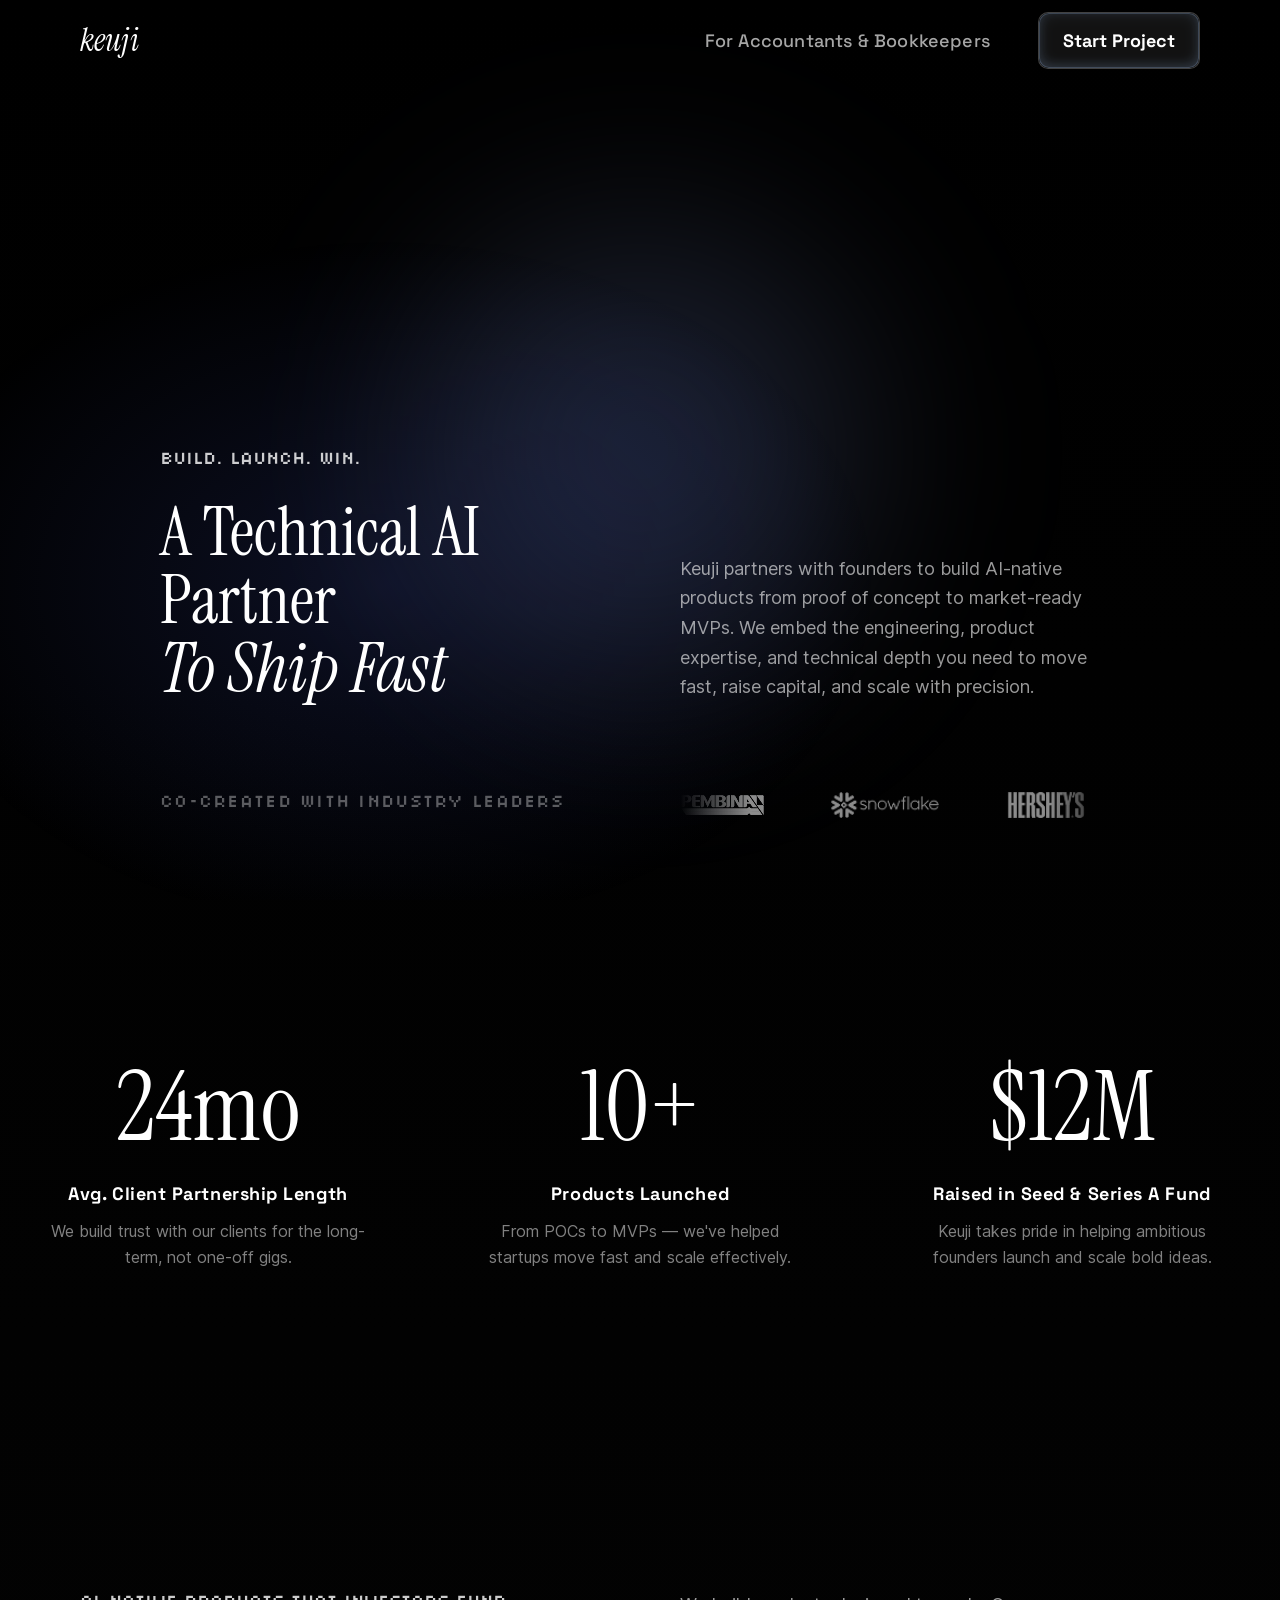
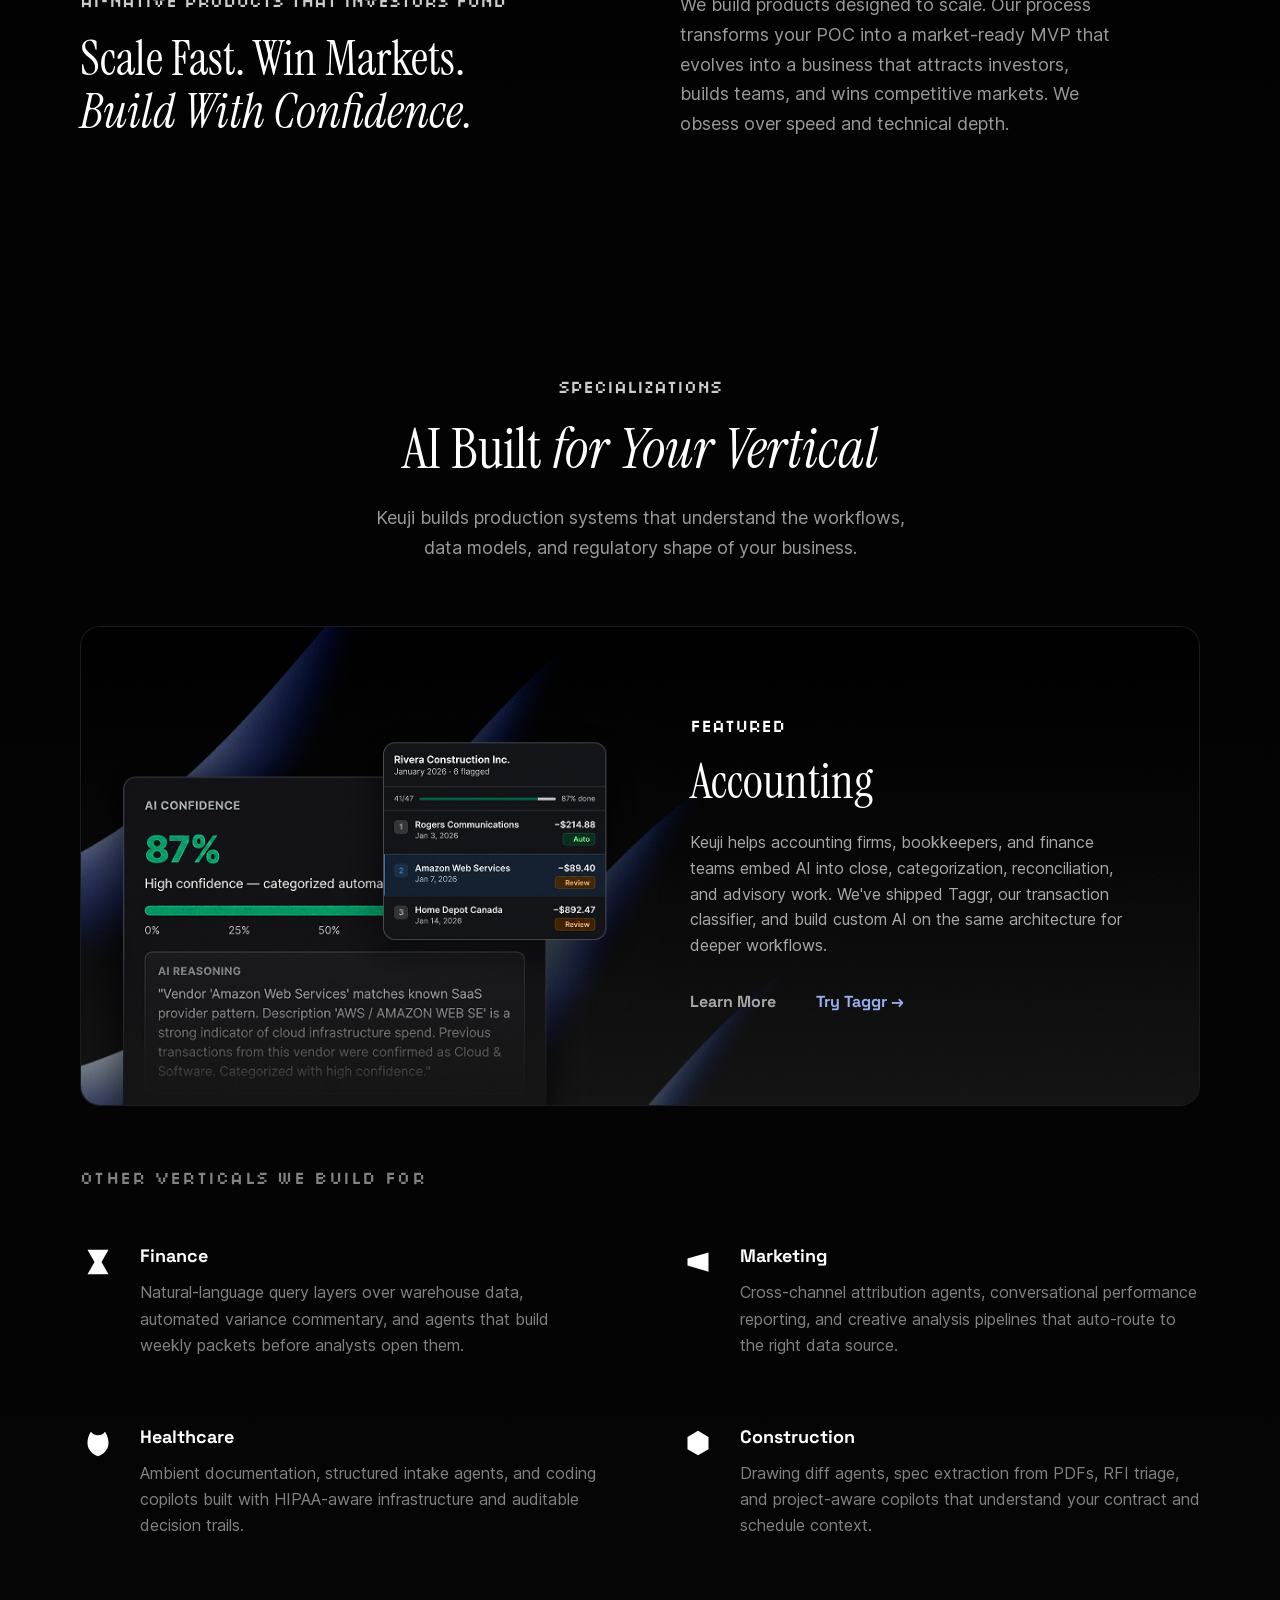
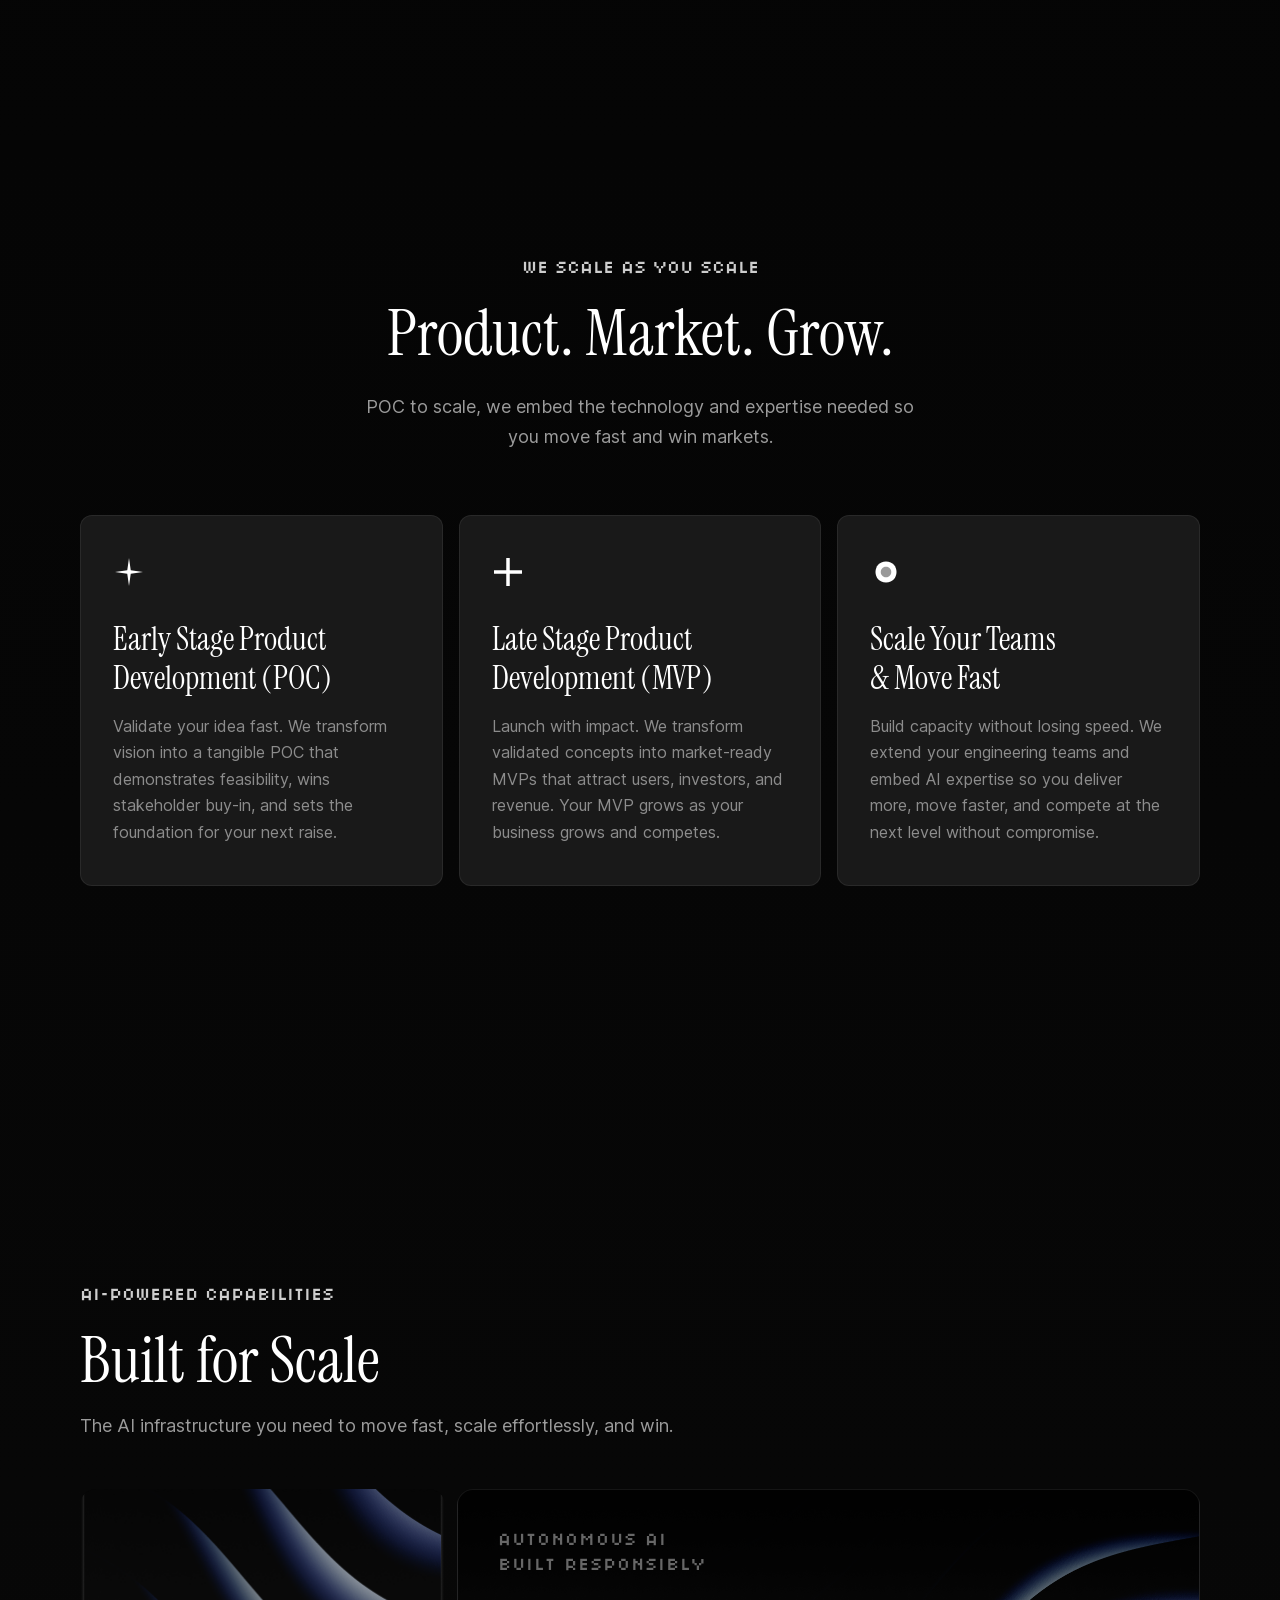
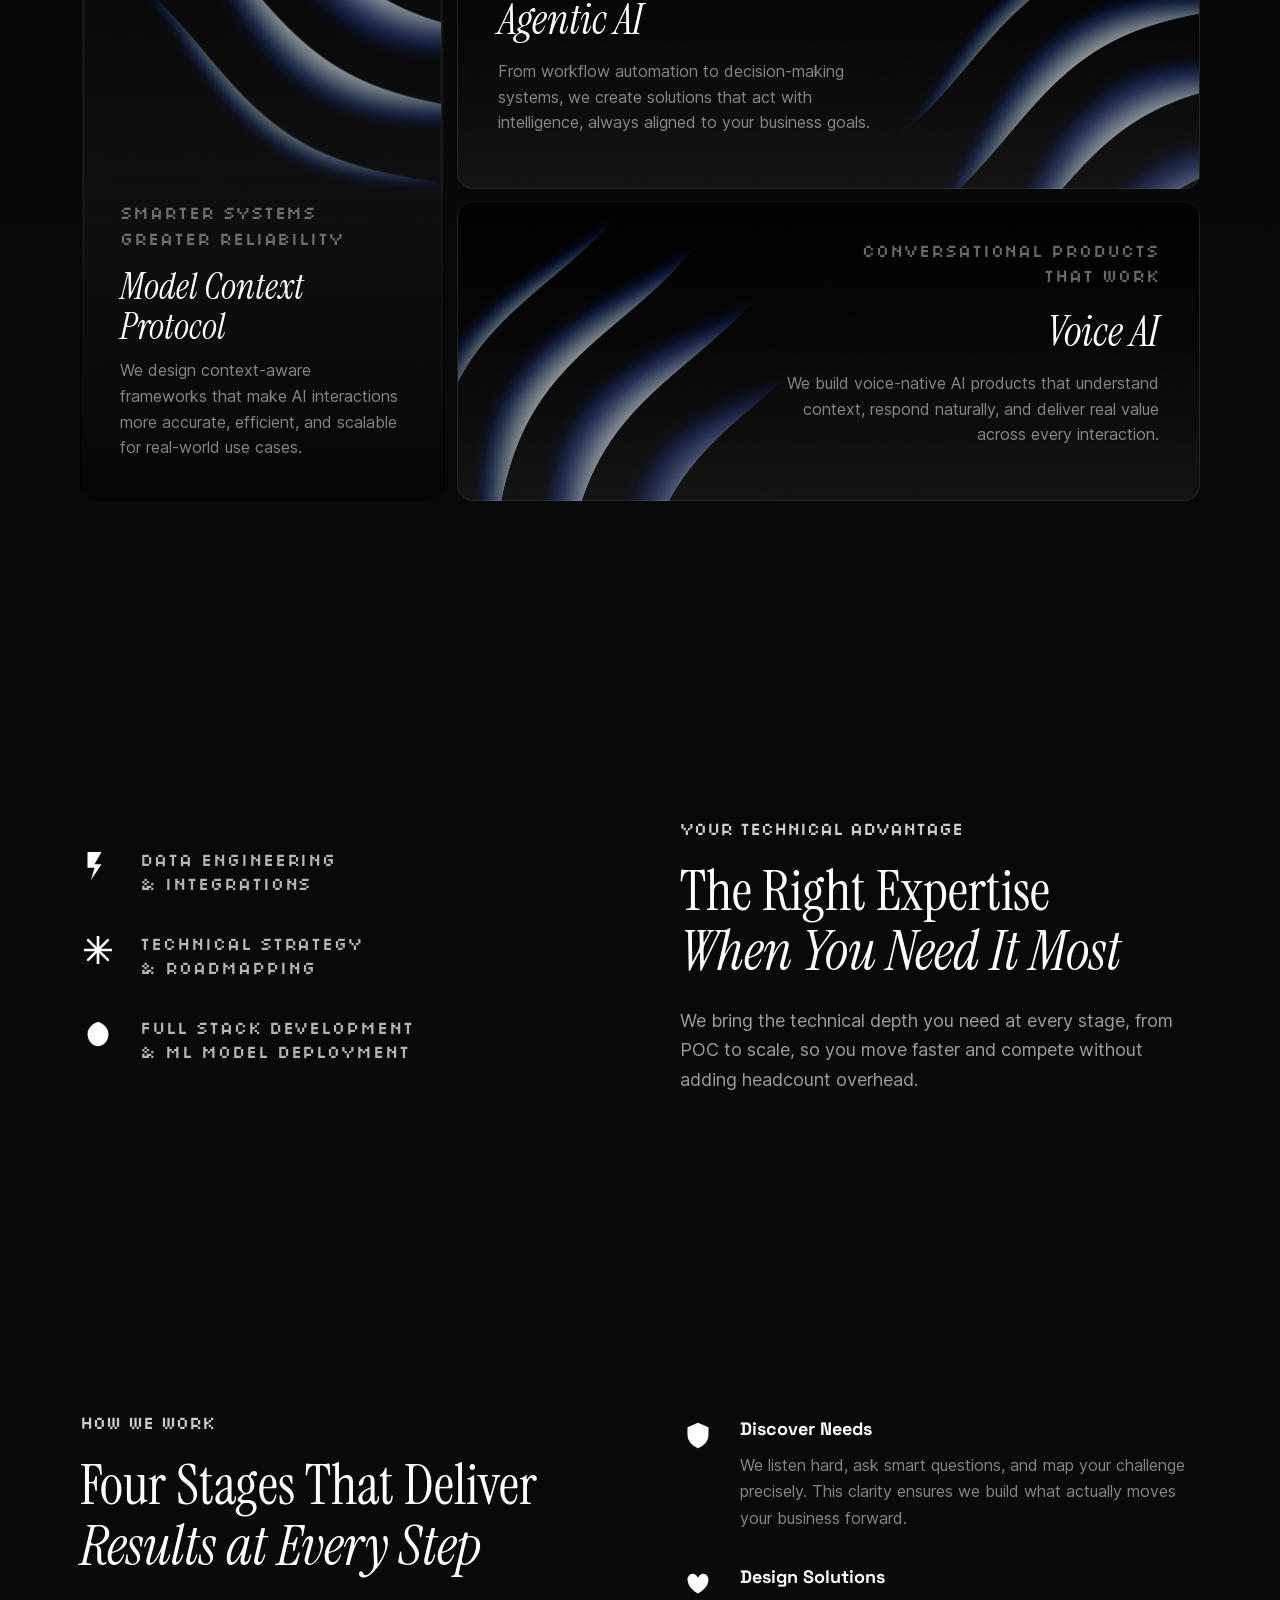
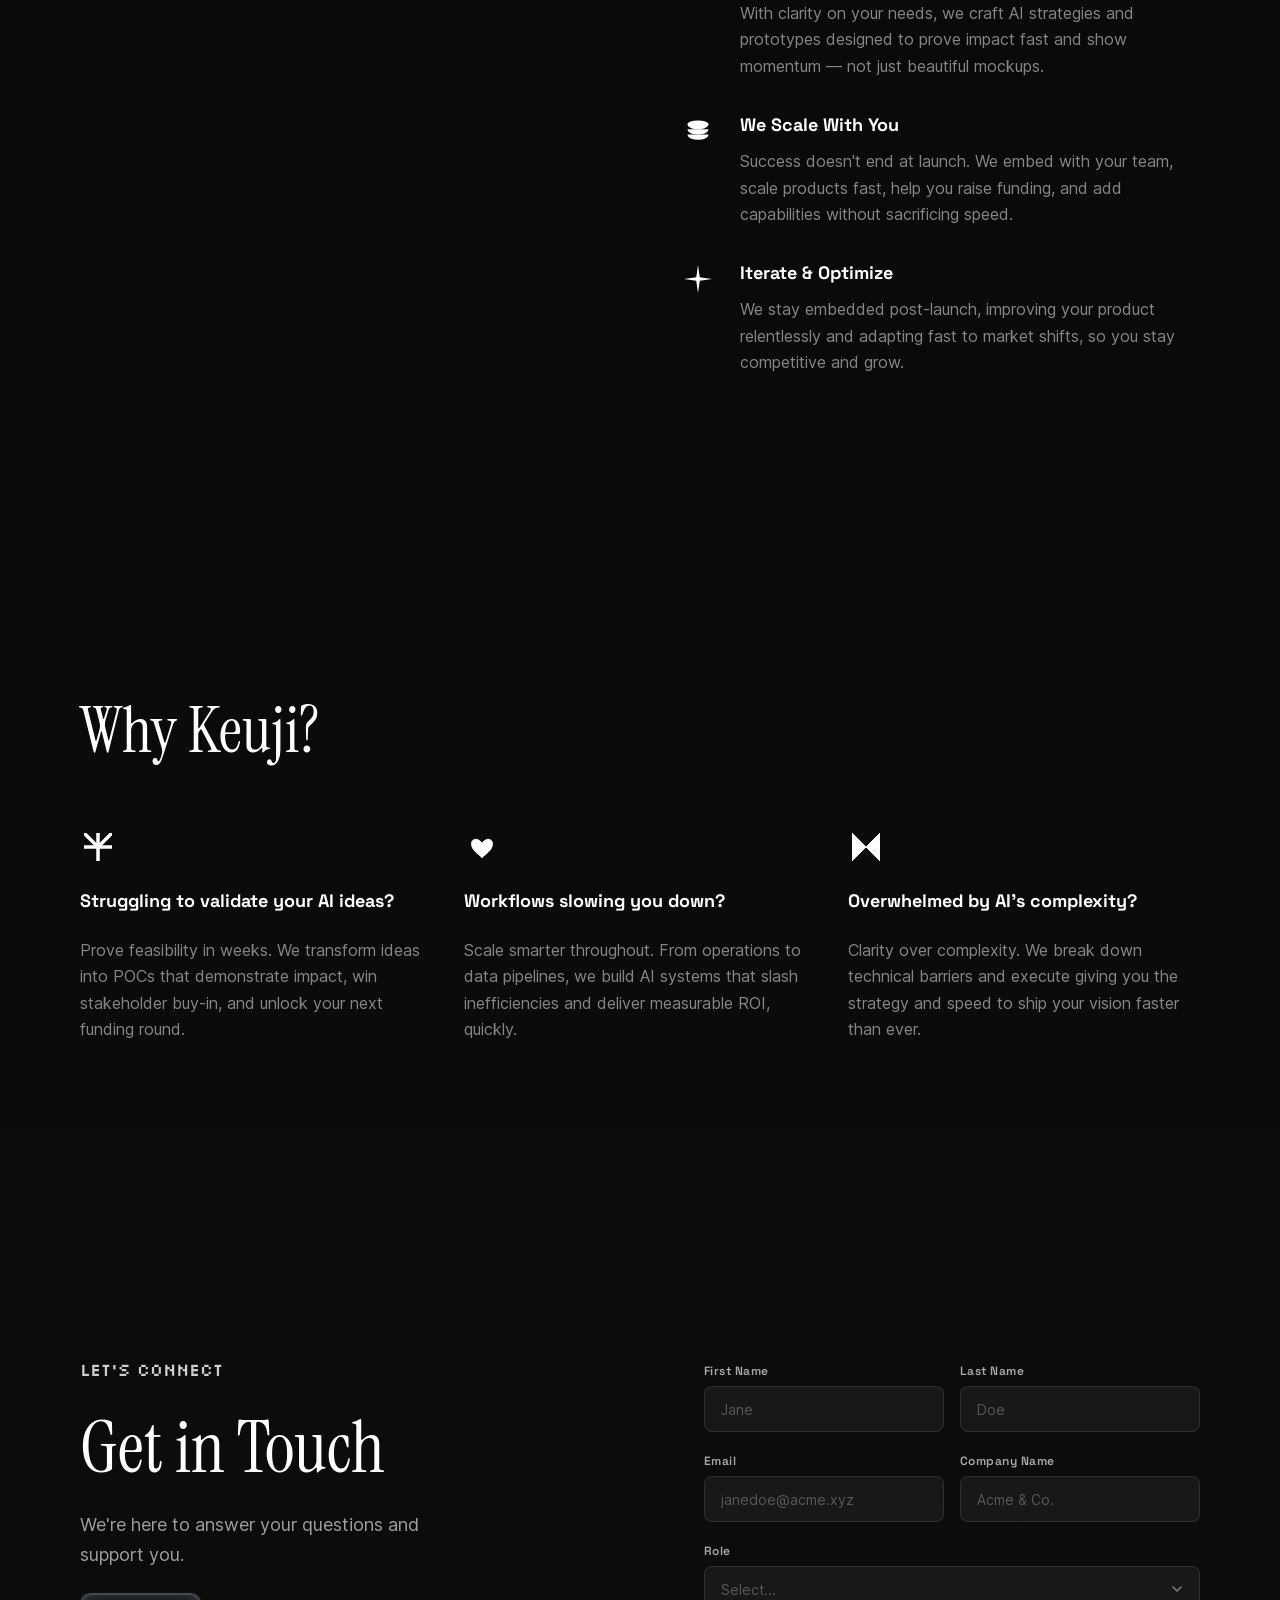
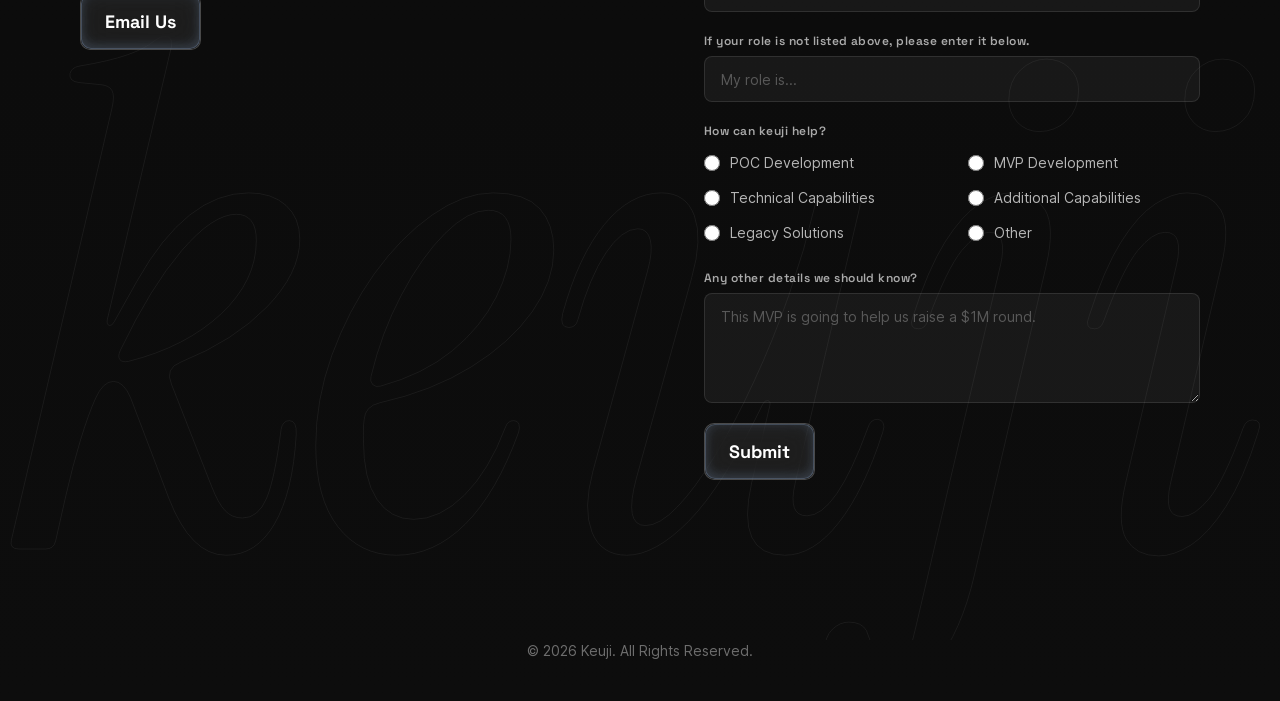
<file: index.html>
<!DOCTYPE html>
<html lang="en">
<head>
  <meta charset="UTF-8" />
  <meta name="viewport" content="width=device-width, initial-scale=1.0" />
  <title>Keuji — Your Trusted Technical AI Partner</title>
  <meta name="description" content="Keuji helps founders turn ambitious ideas into reality — from proof of concept to market-ready MVPs. We partner with you every step of the way to build, launch, and grow with confidence." />
  <link rel="preload" href="fonts/InstrumentSerif-Regular.ttf" as="font" type="font/ttf" crossorigin>
  <link rel="preload" href="fonts/InstrumentSerif-Italic.ttf" as="font" type="font/ttf" crossorigin>
  <link rel="preload" href="fonts/SpaceGrotesk-VariableFont_wght.ttf" as="font" type="font/ttf" crossorigin>
  <link rel="stylesheet" href="styles.css" />
  <link rel="stylesheet" href="home.css" />
</head>
<body>

  <!-- ── Ambient Glow Layer ── -->
  <div class="glow-layer" aria-hidden="true">
    <div class="glow-orb glow-orb--cursor" id="glow-cursor"></div>
  </div>

  <div class="page-wrapper">

    <!-- ══════════════════════════════════════
         NAV
    ══════════════════════════════════════ -->
    <nav class="nav" id="nav">
      <a href="/" class="nav__logo">keuji</a>
      <div class="nav__actions">
        <a href="/accounting" class="nav__link">For Accountants &amp; Bookkeepers</a>
        <a href="#contact" class="btn btn--ghost">Start Project</a>
      </div>
      <button class="nav__hamburger" id="nav-hamburger" aria-label="Open menu" aria-expanded="false">
        <span></span>
        <span></span>
        <span></span>
      </button>
    </nav>
    <div class="nav__mobile-menu" id="nav-mobile-menu" aria-hidden="true">
      <a href="/accounting" class="nav__mobile-link">For Accountants &amp; Bookkeepers</a>
      <a href="#contact" class="btn btn--ghost">Start Project</a>
    </div>

    <!-- ══════════════════════════════════════
         1. HERO
    ══════════════════════════════════════ -->
    <section class="hp-hero" id="hero">

      <div class="hp-hero__main">
        <div class="hp-hero__left reveal in-view">
          <span class="eyebrow eyebrow--grey">Build. Launch. Win.</span>
          <h1 class="h1 hp-hero__h1">
            A Technical AI Partner<br>
            <em>To Ship Fast</em>
          </h1>
        </div>
        <div class="hp-hero__right reveal reveal-d2 in-view">
          <p class="hp-hero__body">
            Keuji partners with founders to build AI-native products
            from proof of concept to market-ready MVPs. We embed the
            engineering, product expertise, and technical depth you
            need to move fast, raise capital, and scale with precision.
          </p>
        </div>
      </div>

      <div class="hp-hero__logos">
        <span class="hp-hero__logos-label">Co-created with industry leaders</span>
        <div class="hp-logos-marquee" aria-hidden="true">
          <div class="hp-logos-track">
            <div class="hp-logo"><img src="assets/logo-hersheys.png" alt="" /></div>
            <div class="hp-logo"><img src="assets/logo-snowflake.png" alt="" /></div>
            <div class="hp-logo"><img src="assets/logo-pembina.png" alt="" /></div>
            <div class="hp-logo"><img src="assets/logo-fnb.png" alt="" /></div>
            <div class="hp-logo"><img src="assets/logo-hersheys.png" alt="" /></div>
            <div class="hp-logo"><img src="assets/logo-snowflake.png" alt="" /></div>
            <div class="hp-logo"><img src="assets/logo-pembina.png" alt="" /></div>
            <div class="hp-logo"><img src="assets/logo-fnb.png" alt="" /></div>
          </div>
        </div>
      </div>

    </section>

    <!-- ══════════════════════════════════════
         2. STATS
    ══════════════════════════════════════ -->
    <section class="hp-stats" id="stats">
      <div class="container">
        <div class="hp-stats__grid">

          <div class="reveal">
            <span class="hp-stat__number" data-count-target="24" data-count-suffix="mo">24mo</span>
            <div class="hp-stat__label">Avg. Client Partnership Length</div>
            <p class="hp-stat__body">We build trust with our clients for the long-term, not one-off gigs.</p>
          </div>

          <div class="reveal reveal-d2">
            <span class="hp-stat__number" data-count-target="10" data-count-suffix="+">10+</span>
            <div class="hp-stat__label">Products Launched</div>
            <p class="hp-stat__body">From POCs to MVPs — we've helped startups move fast and scale effectively.</p>
          </div>

          <div class="reveal reveal-d3">
            <span class="hp-stat__number" data-count-prefix="$" data-count-target="12" data-count-suffix="M">$12M</span>
            <div class="hp-stat__label">Raised in Seed &amp; Series A Fund</div>
            <p class="hp-stat__body">Keuji takes pride in helping ambitious founders launch and scale bold ideas.</p>
          </div>

        </div>
      </div>
    </section>

    <!-- ══════════════════════════════════════
         3. APPROACH
    ══════════════════════════════════════ -->
    <section class="hp-approach" id="approach">
      <div class="container">
        <div class="hp-approach__header">
          <div class="reveal">
            <span class="eyebrow eyebrow--grey">AI-Native Products That Investors Fund</span>
            <h2 class="h2 hp-approach__h2">
              Scale Fast. Win Markets.<br>
              <em>Build With Confidence.</em>
            </h2>
          </div>
          <div class="reveal reveal-d2">
            <p class="hp-approach__body">
              We build products designed to scale. Our process transforms
              your POC into a market-ready MVP that evolves into a business
              that attracts investors, builds teams, and wins competitive
              markets. We obsess over speed and technical depth.
            </p>
          </div>
        </div>
      </div>
    </section>

    <!-- ══════════════════════════════════════
         3b. VERTICALS + BANNER (unified)
    ══════════════════════════════════════ -->
    <section class="hp-verticals" id="verticals">

      <div class="container">
        <div class="hp-verticals__header reveal">
          <span class="eyebrow eyebrow--grey">Specializations</span>
          <h2 class="h2 hp-verticals__h2">AI Built <em>for Your Vertical</em></h2>
          <p class="hp-verticals__body">Keuji builds production systems that understand the workflows, data models, and regulatory shape of your business.</p>
        </div>
      </div>

      <div class="banner-section">
        <div class="banner-card" id="banner-card">

          <div class="banner-card__image">
            <picture>
              <source media="(max-width: 767px)" srcset="assets/banner-mobile-taggr.png" />
              <img class="banner-card__bg" src="assets/banner-image.png" alt="" aria-hidden="true" />
            </picture>
          </div>

          <div class="banner-card__content">
            <div class="banner-card__text reveal">
              <span class="eyebrow banner-card__eyebrow">Featured</span>
              <h2 class="banner-card__h2">Accounting</h2>
              <p class="banner-card__body">
                Keuji helps accounting firms, bookkeepers, and finance teams embed AI into close, categorization, reconciliation, and advisory work. We've shipped Taggr, our transaction classifier, and build custom AI on the same architecture for deeper workflows.
              </p>
              <div class="banner-card__ctas">
                <a class="banner-card__link-learn" href="/accounting">Learn More</a>
                <a class="banner-card__link" href="https://taggr.finance/" target="_blank" rel="noopener">Try Taggr →</a>
              </div>
            </div>
          </div>

        </div>
      </div>

      <div class="container">
        <div class="hp-verticals__strip reveal">
          <span class="hp-verticals__strip-label">Other Verticals We Build For</span>
          <div class="hp-verticals__grid">

            <div class="hp-vertical-item reveal reveal-d1">
              <div class="hp-vertical-item__icon">
                <!-- hourglass: finance data cycles -->
                <svg viewBox="0 0 32 32" xmlns="http://www.w3.org/2000/svg" aria-hidden="true" fill="white">
                  <path d="M4 2 L28 2 L20 16 L28 30 L4 30 L12 16 Z"/>
                </svg>
              </div>
              <div>
                <div class="hp-vertical-item__title">Finance</div>
                <p class="hp-vertical-item__body">Natural-language query layers over warehouse data, automated variance commentary, and agents that build weekly packets before analysts open them.</p>
              </div>
            </div>

            <div class="hp-vertical-item reveal reveal-d2">
              <div class="hp-vertical-item__icon">
                <!-- megaphone: broadcast, campaigns -->
                <svg viewBox="0 0 32 32" xmlns="http://www.w3.org/2000/svg" aria-hidden="true" fill="white">
                  <path d="M4 12 L4 20 L28 27 L28 5 Z"/>
                </svg>
              </div>
              <div>
                <div class="hp-vertical-item__title">Marketing</div>
                <p class="hp-vertical-item__body">Cross-channel attribution agents, conversational performance reporting, and creative analysis pipelines that auto-route to the right data source.</p>
              </div>
            </div>

            <div class="hp-vertical-item reveal reveal-d3">
              <div class="hp-vertical-item__icon">
                <!-- cat-ear shield: HIPAA protection -->
                <svg viewBox="0 0 32 32" xmlns="http://www.w3.org/2000/svg" aria-hidden="true" fill="white">
                  <path d="M8 3 C8 3 4 8 4 16 C4 24 10 29 16 31 C22 29 28 24 28 16 C28 8 24 3 24 3 C22 6 19 7 16 7 C13 7 10 6 8 3 Z"/>
                </svg>
              </div>
              <div>
                <div class="hp-vertical-item__title">Healthcare</div>
                <p class="hp-vertical-item__body">Ambient documentation, structured intake agents, and coding copilots built with HIPAA-aware infrastructure and auditable decision trails.</p>
              </div>
            </div>

            <div class="hp-vertical-item reveal reveal-d4">
              <div class="hp-vertical-item__icon">
                <!-- hexagon: architectural precision -->
                <svg viewBox="0 0 32 32" xmlns="http://www.w3.org/2000/svg" aria-hidden="true" fill="white">
                  <path d="M16 2 L28 9 L28 23 L16 30 L4 23 L4 9 Z"/>
                </svg>
              </div>
              <div>
                <div class="hp-vertical-item__title">Construction</div>
                <p class="hp-vertical-item__body">Drawing diff agents, spec extraction from PDFs, RFI triage, and project-aware copilots that understand your contract and schedule context.</p>
              </div>
            </div>

          </div>
        </div>
      </div>

    </section>

    <!-- ══════════════════════════════════════
         4. GO-TO-MARKET AND SCALE
    ══════════════════════════════════════ -->
    <section class="hp-gtm" id="gtm">
      <div class="container">

        <div class="hp-gtm__header reveal">
          <span class="eyebrow eyebrow--grey">We Scale as You Scale</span>
          <h2 class="h2 hp-gtm__h2">Product. Market. Grow.</h2>
          <p class="hp-gtm__body">POC to scale, we embed the technology and expertise needed so you move fast and win markets.</p>
        </div>

        <div class="hp-gtm__grid">

          <div class="hp-gtm__card reveal reveal-d1">
            <div class="hp-gtm__card-icon">
              <!-- sparkle / diamond -->
              <svg viewBox="0 0 32 32" xmlns="http://www.w3.org/2000/svg" aria-hidden="true">
                <path d="M16 0 L18 14 L32 16 L18 18 L16 32 L14 18 L0 16 L14 14 Z"/>
              </svg>
            </div>
            <div class="hp-gtm__card-title">Early Stage Product Development (POC)</div>
            <p class="hp-gtm__card-body">Validate your idea fast. We transform vision into a tangible POC that demonstrates feasibility, wins stakeholder buy-in, and sets the foundation for your next raise.</p>
          </div>

          <div class="hp-gtm__card reveal reveal-d2">
            <div class="hp-gtm__card-icon">
              <!-- plus / cross -->
              <svg viewBox="0 0 32 32" xmlns="http://www.w3.org/2000/svg" aria-hidden="true">
                <line x1="16" y1="0" x2="16" y2="32" stroke="white" stroke-width="4" stroke-linecap="round"/>
                <line x1="0" y1="16" x2="32" y2="16" stroke="white" stroke-width="4" stroke-linecap="round"/>
              </svg>
            </div>
            <div class="hp-gtm__card-title">Late Stage Product Development (MVP)</div>
            <p class="hp-gtm__card-body">Launch with impact. We transform validated concepts into market-ready MVPs that attract users, investors, and revenue. Your MVP grows as your business grows and competes.</p>
          </div>

          <div class="hp-gtm__card reveal reveal-d3">
            <div class="hp-gtm__card-icon">
              <!-- downward leaf / lotus -->
              <svg viewBox="0 0 32 32" xmlns="http://www.w3.org/2000/svg" aria-hidden="true">
                <path d="M16 4 C8 4 4 10 4 16 C4 22 8 28 16 28 C24 28 28 22 28 16 C28 10 24 4 16 4 Z"/>
                <path d="M16 10 C12 10 10 13 10 16 C10 19 12 22 16 22 C20 22 22 19 22 16 C22 13 20 10 16 10 Z" fill="rgba(0,0,0,0.4)"/>
              </svg>
            </div>
            <div class="hp-gtm__card-title">Scale Your Teams<br>&amp; Move Fast</div>
            <p class="hp-gtm__card-body">Build capacity without losing speed. We extend your engineering teams and embed AI expertise so you deliver more, move faster, and compete at the next level without compromise.</p>
          </div>

        </div>
      </div>
    </section>

    <!-- ══════════════════════════════════════
         6. TECHNICAL CAPABILITIES
    ══════════════════════════════════════ -->
    <section class="hp-tech" id="tech">
      <div class="container">

        <div class="hp-tech__header reveal">
          <span class="eyebrow eyebrow--grey">AI-Powered Capabilities</span>
          <h2 class="h2 hp-tech__h2">Built for Scale</h2>
          <p class="hp-tech__subhead">The AI infrastructure you need to move fast, scale effortlessly, and win.</p>
        </div>

        <div class="hp-tech__grid">

          <!-- Left: tall image card with MCP overlay at bottom -->
          <div class="hp-tech__img-card">
            <img src="assets/tech-bg-tall.png" alt="" aria-hidden="true" />
            <div class="hp-tech__img-card-content">
              <span class="hp-tech__card-eyebrow">Smarter Systems<br>Greater Reliability</span>
              <div class="hp-tech__card-title">Model Context<br>Protocol</div>
              <p class="hp-tech__card-body">We design context-aware frameworks that make AI interactions more accurate, efficient, and scalable for real-world use cases.</p>
            </div>
          </div>

          <!-- Top-right: Agentic AI -->
          <div class="hp-tech__card hp-tech__card--agentic">
            <div class="hp-tech__card-text">
              <span class="hp-tech__card-eyebrow">Autonomous AI<br>Built Responsibly</span>
              <div class="hp-tech__card-title">Agentic AI</div>
              <p class="hp-tech__card-body">From workflow automation to decision-making systems, we create solutions that act with intelligence, always aligned to your business goals.</p>
            </div>
          </div>

          <!-- MCP card (mobile only) -->
          <div class="hp-tech__card hp-tech__card--mcp reveal reveal-d2">
            <div class="hp-tech__card-text">
              <span class="hp-tech__card-eyebrow">Smarter Systems,<br>Greater Reliability</span>
              <div class="hp-tech__card-title">Model Context<br>Protocol</div>
              <p class="hp-tech__card-body">We design context-aware frameworks that make AI interactions more accurate, efficient, and scalable for real-world use cases.</p>
            </div>
          </div>

          <!-- Bottom-right: Voice AI -->
          <div class="hp-tech__card hp-tech__card--voice">
            <div class="hp-tech__card-text">
              <span class="hp-tech__card-eyebrow">Conversational Products<br>That Work</span>
              <div class="hp-tech__card-title">Voice AI</div>
              <p class="hp-tech__card-body">We build voice-native AI products that understand context, respond naturally, and deliver real value across every interaction.</p>
            </div>
          </div>

        </div>
      </div>
    </section>

    <!-- ══════════════════════════════════════
         7. RIGHT EXPERTISE
    ══════════════════════════════════════ -->
    <section class="hp-expertise" id="expertise">
      <div class="container">
        <div class="hp-expertise__inner">

          <div class="hp-cap-list reveal">

            <div class="hp-cap-item">
              <div class="hp-cap-item__icon">
                <!-- zigzag / lightning: Data Engineering -->
                <svg viewBox="0 0 32 32" xmlns="http://www.w3.org/2000/svg" aria-hidden="true">
                  <path d="M4 0 L20 0 L12 14 L20 14 L8 32 L12 18 L4 18 Z"/>
                </svg>
              </div>
              <span class="hp-cap-item__label">Data Engineering<br>&amp; Integrations</span>
            </div>

            <div class="hp-cap-item">
              <div class="hp-cap-item__icon">
                <!-- asterisk / starburst: Technical Strategy -->
                <svg viewBox="0 0 32 32" xmlns="http://www.w3.org/2000/svg" aria-hidden="true">
                  <line x1="16" y1="0" x2="16" y2="32" stroke="white" stroke-width="3" stroke-linecap="round"/>
                  <line x1="0" y1="16" x2="32" y2="16" stroke="white" stroke-width="3" stroke-linecap="round"/>
                  <line x1="4.7" y1="4.7" x2="27.3" y2="27.3" stroke="white" stroke-width="3" stroke-linecap="round"/>
                  <line x1="27.3" y1="4.7" x2="4.7" y2="27.3" stroke="white" stroke-width="3" stroke-linecap="round"/>
                </svg>
              </div>
              <span class="hp-cap-item__label">Technical Strategy<br>&amp; Roadmapping</span>
            </div>

            <div class="hp-cap-item">
              <div class="hp-cap-item__icon">
                <!-- rounded square / shield: Full Stack Dev -->
                <svg viewBox="0 0 32 32" xmlns="http://www.w3.org/2000/svg" aria-hidden="true">
                  <path d="M16 2 C16 2 28 6 28 16 C28 24 22 30 16 30 C10 30 4 24 4 16 C4 6 16 2 16 2 Z"/>
                </svg>
              </div>
              <span class="hp-cap-item__label">Full Stack Development<br>&amp; ML Model Deployment</span>
            </div>

          </div>

          <div class="hp-expertise__right reveal reveal-d2">
            <span class="eyebrow eyebrow--grey">Your Technical Advantage</span>
            <h2 class="h2 hp-expertise__h2">
              The Right Expertise<br><em>When You Need It Most</em>
            </h2>
            <p class="hp-expertise__body">
              We bring the technical depth you need at every stage, from
              POC to scale, so you move faster and compete without adding
              headcount overhead.
            </p>
          </div>

        </div>
      </div>
    </section>

    <!-- ══════════════════════════════════════
         8. PROCESS — Unlocking Potential
    ══════════════════════════════════════ -->
    <section class="hp-process" id="process">
      <div class="container">
        <div class="hp-process__inner">

          <div class="hp-process__left reveal">
            <span class="eyebrow eyebrow--grey">How We Work</span>
            <h2 class="h2 hp-process__h2">
              Four Stages That Deliver<br>
              <em>Results at Every Step</em>
            </h2>
          </div>

          <div class="hp-process__steps">

            <div class="hp-process__step reveal reveal-d1">
              <div class="hp-process__step-icon">
                <!-- shield / discover -->
                <svg viewBox="0 0 32 32" xmlns="http://www.w3.org/2000/svg" aria-hidden="true">
                  <path d="M16 2 L28 7 L28 16 C28 23 22 29 16 31 C10 29 4 23 4 16 L4 7 Z"/>
                </svg>
              </div>
              <div>
                <div class="hp-process__step-title">Discover Needs</div>
                <p class="hp-process__step-body">We listen hard, ask smart questions, and map your challenge precisely. This clarity ensures we build what actually moves your business forward.</p>
              </div>
            </div>

            <div class="hp-process__step reveal reveal-d2">
              <div class="hp-process__step-icon">
                <!-- open lotus / design -->
                <svg viewBox="0 0 32 32" xmlns="http://www.w3.org/2000/svg" aria-hidden="true">
                  <path d="M16 28 C16 28 4 22 4 12 C4 8 8 4 12 6 C13.5 6.5 15 8 16 10 C17 8 18.5 6.5 20 6 C24 4 28 8 28 12 C28 22 16 28 16 28 Z"/>
                </svg>
              </div>
              <div>
                <div class="hp-process__step-title">Design Solutions</div>
                <p class="hp-process__step-body">With clarity on your needs, we craft AI strategies and prototypes designed to prove impact fast and show momentum — not just beautiful mockups.</p>
              </div>
            </div>

            <div class="hp-process__step reveal reveal-d3">
              <div class="hp-process__step-icon">
                <!-- stacked layers / scale -->
                <svg viewBox="0 0 32 32" xmlns="http://www.w3.org/2000/svg" aria-hidden="true">
                  <ellipse cx="16" cy="8" rx="12" ry="4"/>
                  <path d="M4 8 C4 8 4 14 16 14 C28 14 28 8 28 8"/>
                  <path d="M4 14 C4 14 4 20 16 20 C28 20 28 14 28 14"/>
                  <path d="M4 20 C4 20 4 26 16 26 C28 26 28 20 28 20"/>
                </svg>
              </div>
              <div>
                <div class="hp-process__step-title">We Scale With You</div>
                <p class="hp-process__step-body">Success doesn't end at launch. We embed with your team, scale products fast, help you raise funding, and add capabilities without sacrificing speed.</p>
              </div>
            </div>

            <div class="hp-process__step reveal">
              <div class="hp-process__step-icon">
                <!-- sparkle / iterate -->
                <svg viewBox="0 0 32 32" xmlns="http://www.w3.org/2000/svg" aria-hidden="true">
                  <path d="M16 0 L18 14 L32 16 L18 18 L16 32 L14 18 L0 16 L14 14 Z"/>
                </svg>
              </div>
              <div>
                <div class="hp-process__step-title">Iterate &amp; Optimize</div>
                <p class="hp-process__step-body">We stay embedded post-launch, improving your product relentlessly and adapting fast to market shifts, so you stay competitive and grow.</p>
              </div>
            </div>

          </div>
        </div>
      </div>
    </section>

    <!-- ══════════════════════════════════════
         9. WHY KEUJI
    ══════════════════════════════════════ -->
    <section class="hp-why" id="why">
      <div class="container">

        <h2 class="h2 hp-why__h2 reveal">Why Keuji?</h2>

        <div class="hp-why__grid">

          <div class="hp-why__card reveal reveal-d1">
            <div class="hp-why__card-icon">
              <!-- cross / validate -->
              <svg viewBox="0 0 32 32" xmlns="http://www.w3.org/2000/svg" aria-hidden="true">
                <line x1="16" y1="0" x2="16" y2="32" stroke="currentColor" stroke-width="4" stroke-linecap="round"/>
                <line x1="0" y1="16" x2="32" y2="16" stroke="currentColor" stroke-width="4" stroke-linecap="round"/>
                <line x1="0" y1="0" x2="16" y2="16" stroke="currentColor" stroke-width="4" stroke-linecap="round"/>
                <line x1="32" y1="0" x2="16" y2="16" stroke="currentColor" stroke-width="4" stroke-linecap="round"/>
              </svg>
            </div>
            <div class="hp-why__card-title">Struggling to validate your AI ideas?</div>
            <p class="hp-why__card-body">Prove feasibility in weeks. We transform ideas into POCs that demonstrate impact, win stakeholder buy-in, and unlock your next funding round.</p>
          </div>

          <div class="hp-why__card reveal reveal-d2">
            <div class="hp-why__card-icon">
              <!-- lotus / workflows -->
              <svg viewBox="0 0 32 32" xmlns="http://www.w3.org/2000/svg" aria-hidden="true">
                <path d="M16 28 C12 24 4 20 4 12 C4 8 8 6 12 8 C13.5 8.5 15 10 16 12 C17 10 18.5 8.5 20 8 C24 6 28 8 28 12 C28 20 20 24 16 28 Z"/>
                <path d="M16 28 L16 16" stroke="white" stroke-width="1.5"/>
              </svg>
            </div>
            <div class="hp-why__card-title">Workflows slowing you down?</div>
            <p class="hp-why__card-body">Scale smarter throughout. From operations to data pipelines, we build AI systems that slash inefficiencies and deliver measurable ROI, quickly.</p>
          </div>

          <div class="hp-why__card reveal reveal-d3">
            <div class="hp-why__card-icon">
              <!-- inward bowtie / navigate complexity -->
              <svg viewBox="0 0 32 32" xmlns="http://www.w3.org/2000/svg" aria-hidden="true">
                <path d="M16 16 L32 0 L32 32 Z"/>
                <path d="M16 16 L0 0 L0 32 Z"/>
              </svg>
            </div>
            <div class="hp-why__card-title">Overwhelmed by AI's complexity?</div>
            <p class="hp-why__card-body">Clarity over complexity. We break down technical barriers and execute giving you the strategy and speed to ship your vision faster than ever.</p>
          </div>

        </div>
      </div>
    </section>

    <!-- ══════════════════════════════════════
         10. GET IN TOUCH
    ══════════════════════════════════════ -->
    <section class="hp-contact" id="contact">
      <div class="hp-contact__inner reveal">

        <div class="hp-contact__left">
          <span class="eyebrow eyebrow--grey">Let's Connect</span>
          <h2 class="h2 hp-contact__h2">Get in Touch</h2>
          <p class="hp-contact__body">We're here to answer your questions and support you.</p>
          <a href="mailto:usman@keuji.com" class="btn btn--ghost">Email Us</a>
        </div>

        <div class="hp-contact__right">
          <form class="hp-contact__form" id="contact-form" novalidate>

            <input type="hidden" name="access_key" value="YOUR_WEB3FORMS_ACCESS_KEY" />
            <input type="hidden" name="subject" value="New Project Inquiry — Keuji" />
            <input type="hidden" name="from_name" value="Keuji Website" />

            <div class="hpf-row hpf-row--2col">
              <div class="hpf-field">
                <label class="hpf-label" for="cf-first">First Name</label>
                <input class="hpf-input" type="text" id="cf-first" name="first_name" placeholder="Jane" required />
                <span class="hpf-error">Please enter your first name.</span>
              </div>
              <div class="hpf-field">
                <label class="hpf-label" for="cf-last">Last Name</label>
                <input class="hpf-input" type="text" id="cf-last" name="last_name" placeholder="Doe" required />
                <span class="hpf-error">Please enter your last name.</span>
              </div>
            </div>

            <div class="hpf-row hpf-row--2col">
              <div class="hpf-field">
                <label class="hpf-label" for="cf-email">Email</label>
                <input class="hpf-input" type="email" id="cf-email" name="email" placeholder="janedoe@acme.xyz" required />
                <span class="hpf-error">Please enter a valid email.</span>
              </div>
              <div class="hpf-field">
                <label class="hpf-label" for="cf-company">Company Name</label>
                <input class="hpf-input" type="text" id="cf-company" name="company" placeholder="Acme &amp; Co." required />
                <span class="hpf-error">Please enter your company name.</span>
              </div>
            </div>

            <div class="hpf-row">
              <div class="hpf-field">
                <label class="hpf-label" for="cf-role">Role</label>
                <select class="hpf-select" id="cf-role" name="role" required>
                  <option value="" disabled selected>Select...</option>
                  <option value="founder">Founder</option>
                  <option value="non-technical-founder">Non-Technical Founder</option>
                  <option value="c-suite">C-Suite</option>
                  <option value="team-lead">Team Lead</option>
                  <option value="other">Other</option>
                </select>
                <span class="hpf-error">Please select your role.</span>
              </div>
            </div>

            <div class="hpf-row">
              <div class="hpf-field">
                <label class="hpf-label" for="cf-role-custom">If your role is not listed above, please enter it below.</label>
                <input class="hpf-input" type="text" id="cf-role-custom" name="role_custom" placeholder="My role is..." />
              </div>
            </div>

            <div class="hpf-row">
              <div class="hpf-field" id="hpf-help-field">
                <label class="hpf-label">How can keuji help?</label>
                <div class="hpf-radio-grid">
                  <label class="hpf-radio-label"><input type="radio" name="help_type" value="poc" /> POC Development</label>
                  <label class="hpf-radio-label"><input type="radio" name="help_type" value="mvp" /> MVP Development</label>
                  <label class="hpf-radio-label"><input type="radio" name="help_type" value="technical" /> Technical Capabilities</label>
                  <label class="hpf-radio-label"><input type="radio" name="help_type" value="additional" /> Additional Capabilities</label>
                  <label class="hpf-radio-label"><input type="radio" name="help_type" value="legacy" /> Legacy Solutions</label>
                  <label class="hpf-radio-label"><input type="radio" name="help_type" value="other-help" /> Other</label>
                </div>
                <span class="hpf-error">Please select an option.</span>
              </div>
            </div>

            <div class="hpf-row">
              <div class="hpf-field">
                <label class="hpf-label" for="cf-details">Any other details we should know?</label>
                <textarea class="hpf-textarea" id="cf-details" name="details" placeholder="This MVP is going to help us raise a $1M round." rows="4" required></textarea>
                <span class="hpf-error">Please share any relevant details.</span>
              </div>
            </div>

            <div class="hpf-row">
              <button type="submit" class="btn">Submit</button>
            </div>

          </form>
        </div>

      </div>
      <div class="hp-contact__watermark" aria-hidden="true">keuji</div>
    </section>

  </div><!-- /.page-wrapper -->

  <footer class="site-footer">
    <p class="site-footer__copy">&copy; 2026 Keuji. All Rights Reserved.</p>
  </footer>

  <script src="main.js"></script>
  <script>
    /* ── Card glow for home page cards ── */
    (function() {
      function attachGlow(card) {
        card.addEventListener('mousemove', function(e) {
          var rect = card.getBoundingClientRect();
          card.style.setProperty('--gx', ((e.clientX - rect.left) / rect.width * 100).toFixed(2) + '%');
          card.style.setProperty('--gy', ((e.clientY - rect.top) / rect.height * 100).toFixed(2) + '%');
        });
      }
      document.querySelectorAll('.hp-gtm__card, .hp-tech__card').forEach(attachGlow);
    })();

    /* ── Contact form validation ── */
    (function initContactForm() {
      var form = document.getElementById('contact-form');
      if (!form) return;

      function mark(field, bad) { field.classList.toggle('is-error', bad); }
      function isEmail(v) { return /^[^\s@]+@[^\s@]+\.[^\s@]+$/.test(v.trim()); }

      form.querySelectorAll('.hpf-input, .hpf-select, .hpf-textarea').forEach(function(el) {
        el.addEventListener('input', function() { el.closest('.hpf-field').classList.remove('is-error'); });
        el.addEventListener('change', function() { el.closest('.hpf-field').classList.remove('is-error'); });
      });

      form.querySelectorAll('input[type="radio"]').forEach(function(r) {
        r.addEventListener('change', function() {
          document.getElementById('hpf-help-field').classList.remove('is-error');
        });
      });

      form.addEventListener('submit', function(e) {
        e.preventDefault();
        var ok = true;

        var first   = document.getElementById('cf-first');
        var last    = document.getElementById('cf-last');
        var email   = document.getElementById('cf-email');
        var company = document.getElementById('cf-company');
        var role    = document.getElementById('cf-role');
        var details = document.getElementById('cf-details');
        var helpField = document.getElementById('hpf-help-field');
        var radioChecked = form.querySelectorAll('input[name="help_type"]:checked').length > 0;

        if (!first.value.trim())   { mark(first.closest('.hpf-field'),   true); ok = false; } else mark(first.closest('.hpf-field'),   false);
        if (!last.value.trim())    { mark(last.closest('.hpf-field'),    true); ok = false; } else mark(last.closest('.hpf-field'),    false);
        if (!isEmail(email.value)) { mark(email.closest('.hpf-field'),   true); ok = false; } else mark(email.closest('.hpf-field'),   false);
        if (!company.value.trim()) { mark(company.closest('.hpf-field'), true); ok = false; } else mark(company.closest('.hpf-field'), false);
        if (!role.value)           { mark(role.closest('.hpf-field'),    true); ok = false; } else mark(role.closest('.hpf-field'),    false);
        mark(helpField, !radioChecked); if (!radioChecked) ok = false;
        if (!details.value.trim()) { mark(details.closest('.hpf-field'), true); ok = false; } else mark(details.closest('.hpf-field'), false);

        if (!ok) {
          var firstErr = form.querySelector('.hpf-field.is-error');
          if (firstErr) firstErr.scrollIntoView({ behavior: 'smooth', block: 'center' });
          return;
        }

        var submitBtn = form.querySelector('[type="submit"]');
        submitBtn.disabled = true;
        submitBtn.textContent = 'Sending…';

        fetch('https://api.web3forms.com/submit', {
          method: 'POST',
          body: new FormData(form)
        })
        .then(function(res) { return res.json(); })
        .then(function(data) {
          if (data.success) {
            var right = form.closest('.hp-contact__right');
            right.innerHTML = '<div class="hp-contact__success"><p class="hp-contact__success-title">We\'ll be in touch.</p><p class="hp-contact__success-body">Thanks for reaching out — we\'ll respond within one business day.</p></div>';
          } else {
            submitBtn.disabled = false;
            submitBtn.textContent = 'Submit';
          }
        })
        .catch(function() {
          submitBtn.disabled = false;
          submitBtn.textContent = 'Submit';
        });
      });
    })();

    /* ── Count-up for home page stats ── */
    (function() {
      var stats = document.querySelectorAll('.hp-stat__number[data-count-target]');
      if (!stats.length) return;

      function easeOutExpo(t) { return t === 1 ? 1 : 1 - Math.pow(2, -10 * t); }

      function animateCount(el) {
        var target   = parseFloat(el.dataset.countTarget);
        var prefix   = el.dataset.countPrefix  || '';
        var suffix   = el.dataset.countSuffix  || '';
        var duration = 1200;
        var start    = performance.now();
        var isInt    = Number.isInteger(target);

        function tick(now) {
          var progress = Math.min((now - start) / duration, 1);
          var value    = easeOutExpo(progress) * target;
          el.textContent = prefix + (isInt ? Math.round(value) : value.toFixed(1)) + suffix;
          if (progress < 1) requestAnimationFrame(tick);
        }
        requestAnimationFrame(tick);
      }

      var observer = new IntersectionObserver(function(entries) {
        entries.forEach(function(entry) {
          if (entry.isIntersecting) {
            animateCount(entry.target);
            observer.unobserve(entry.target);
          }
        });
      }, { threshold: 0.4 });

      stats.forEach(function(el) { observer.observe(el); });
    })();
  </script>

</body>
</html>
</file>
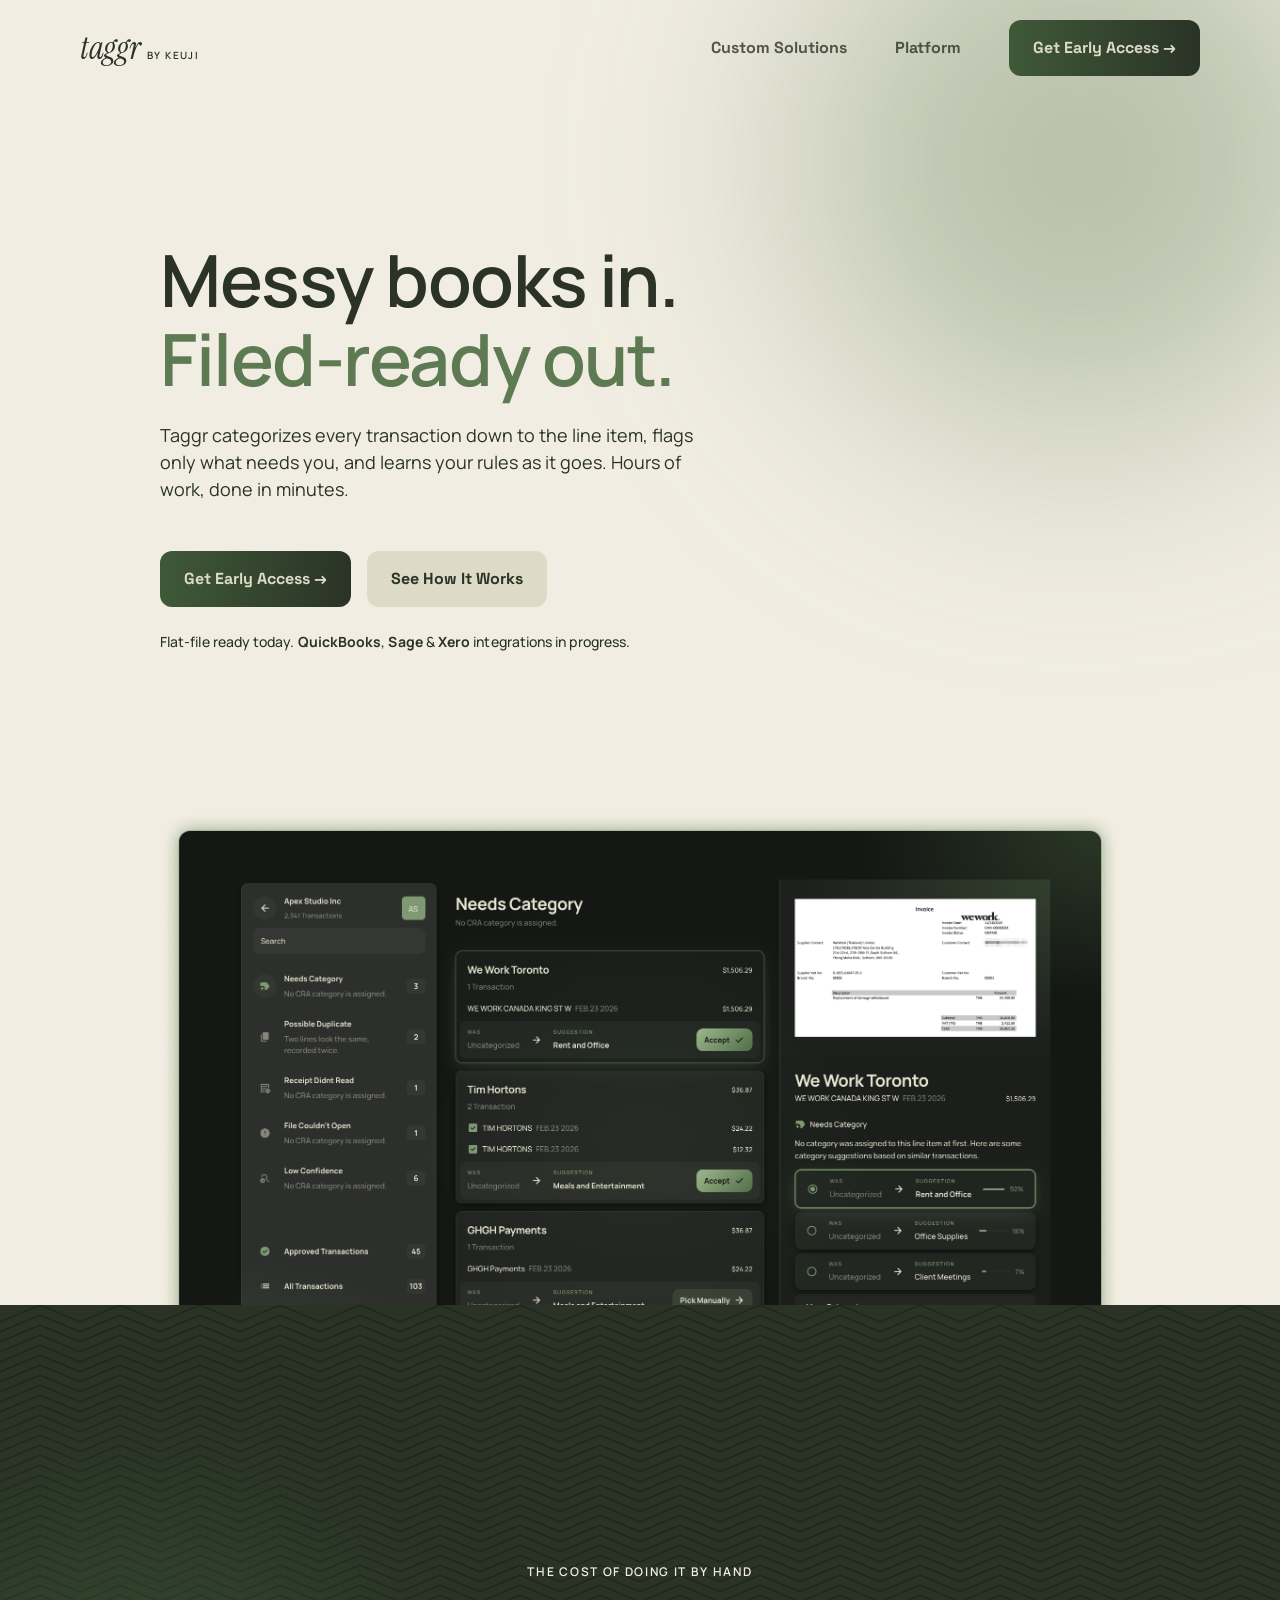
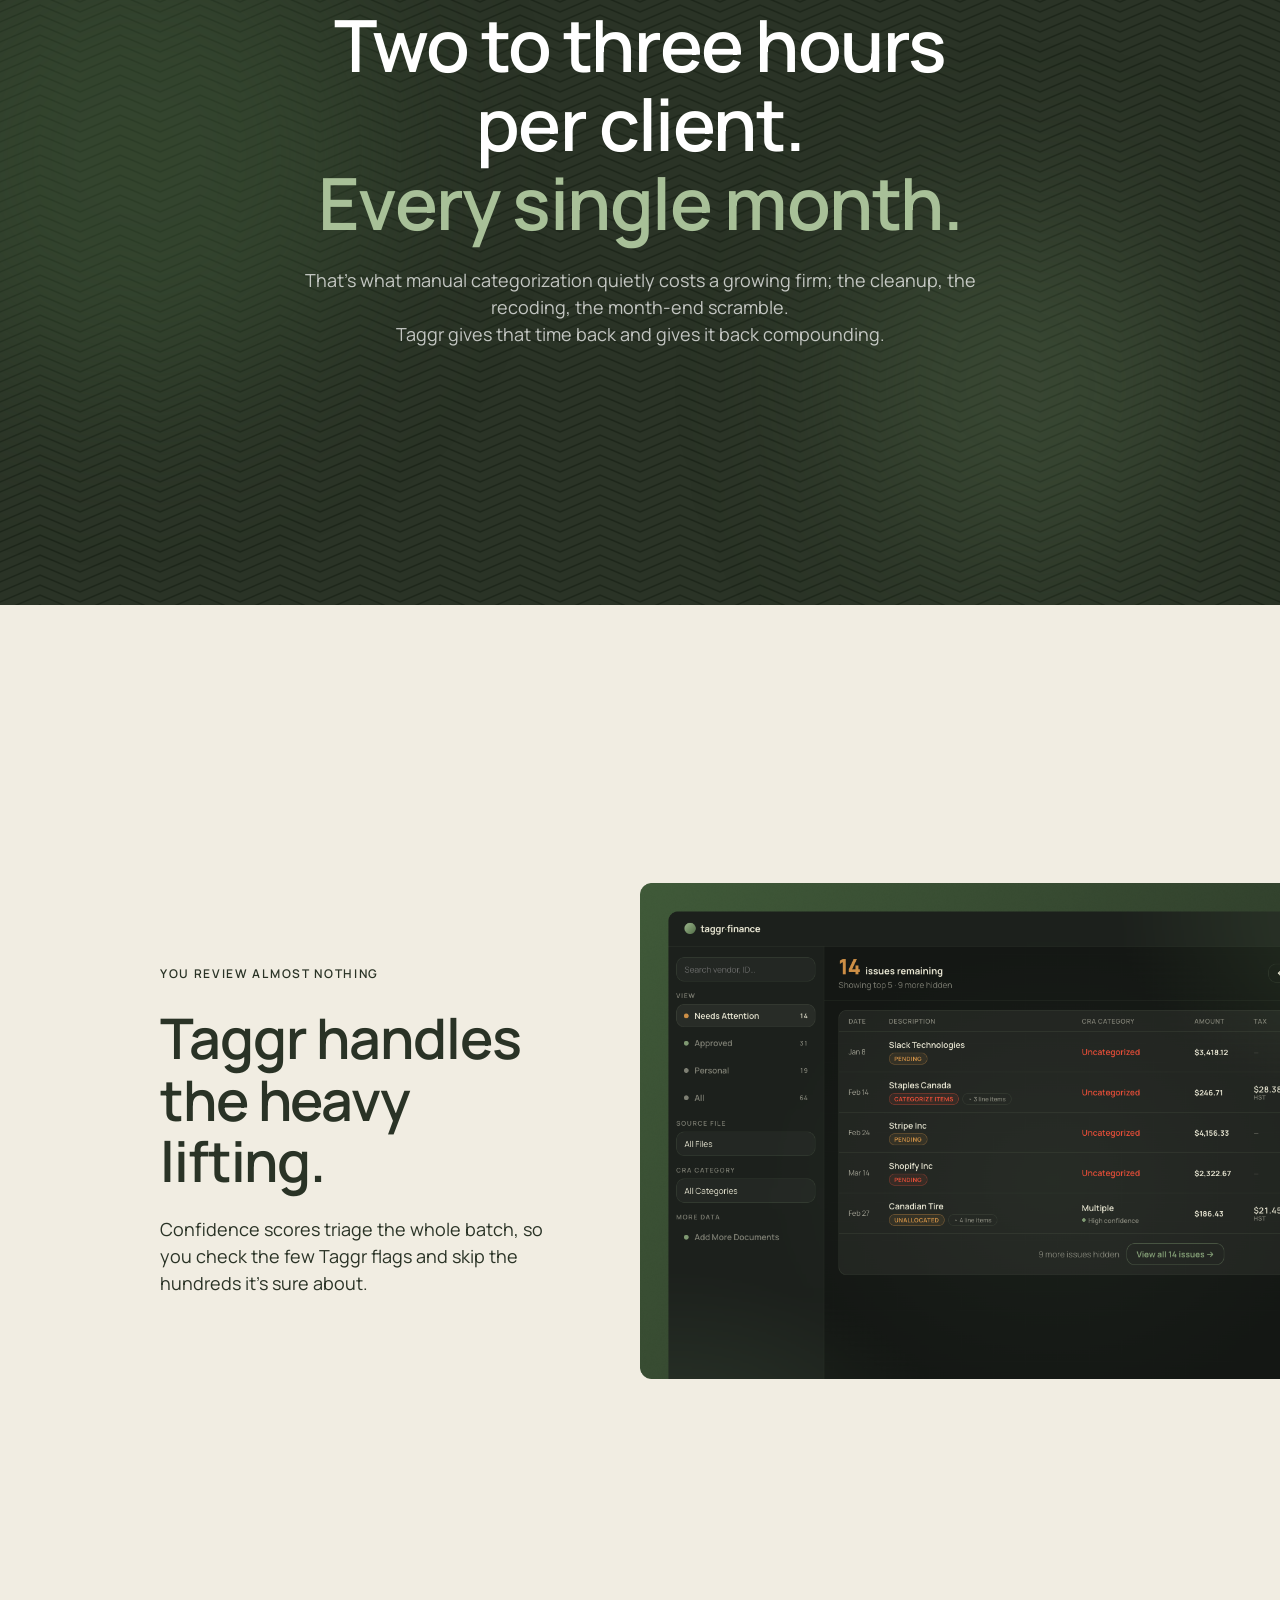
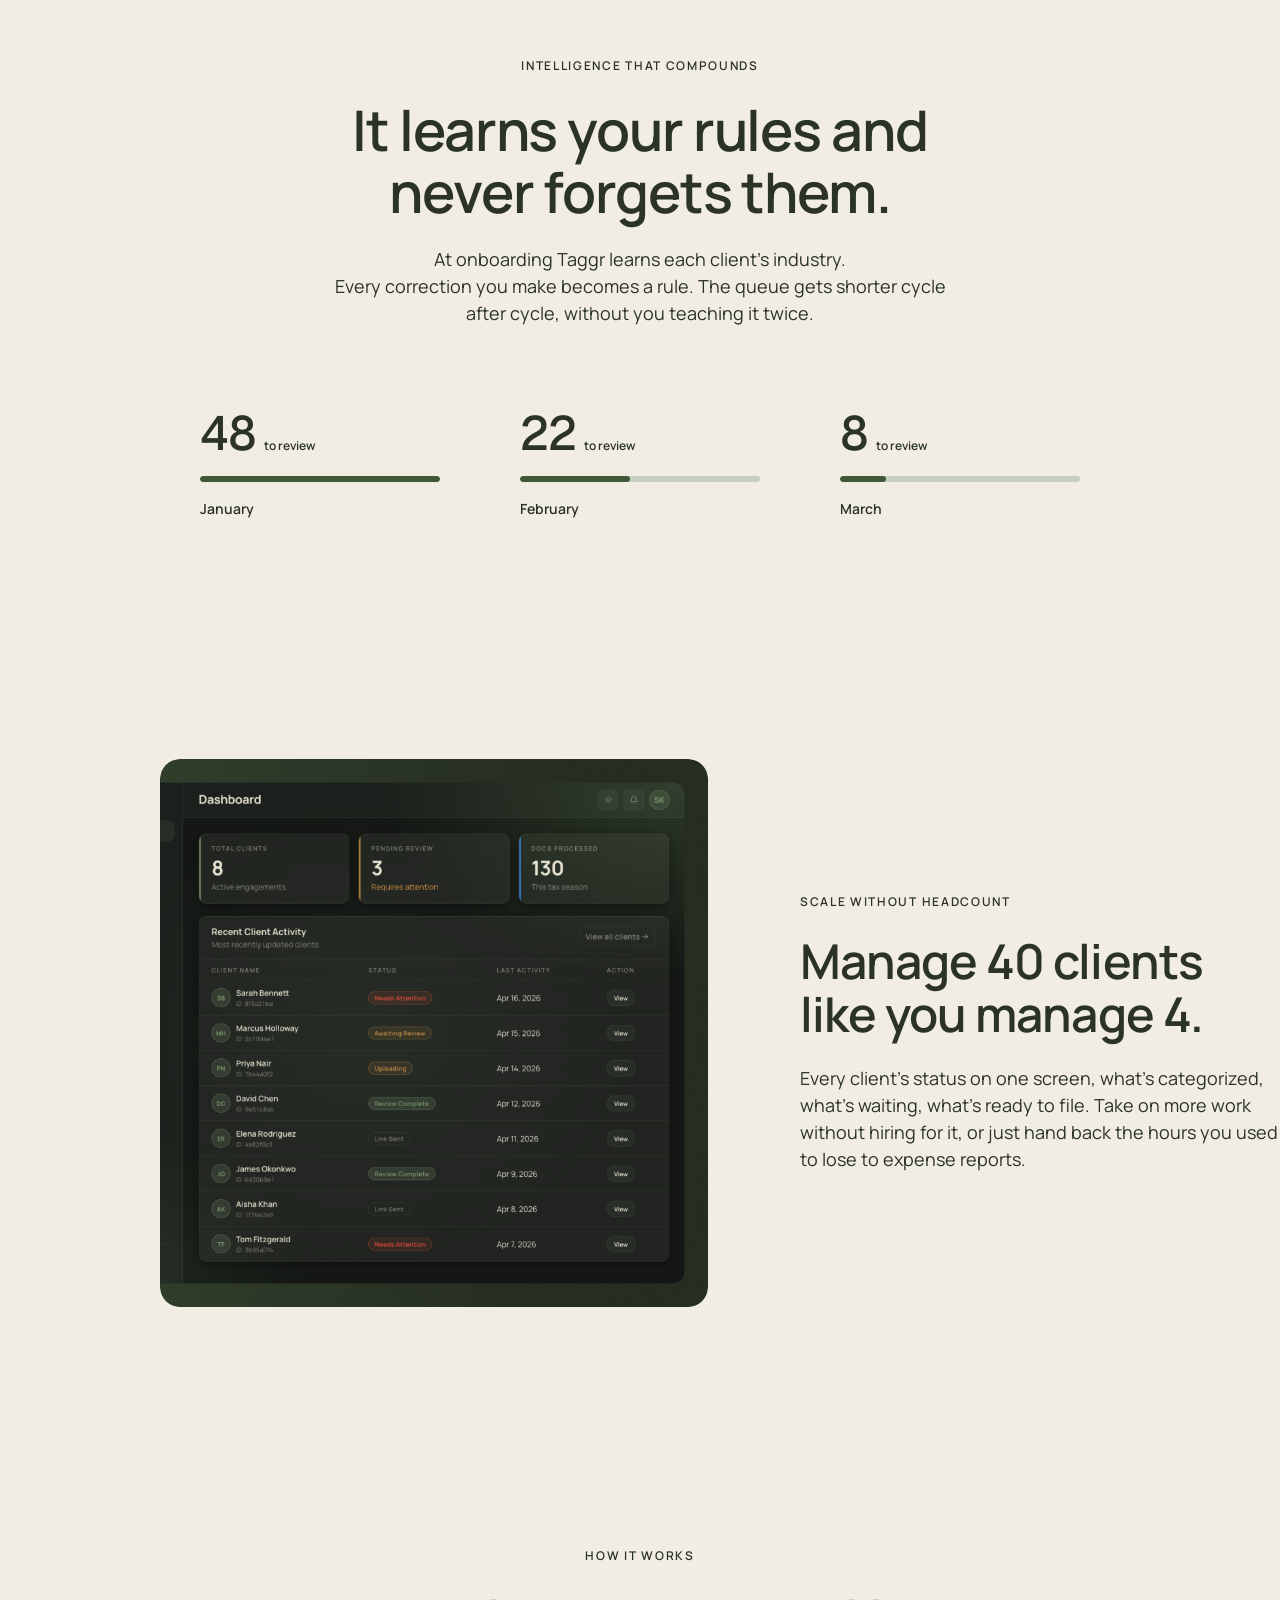
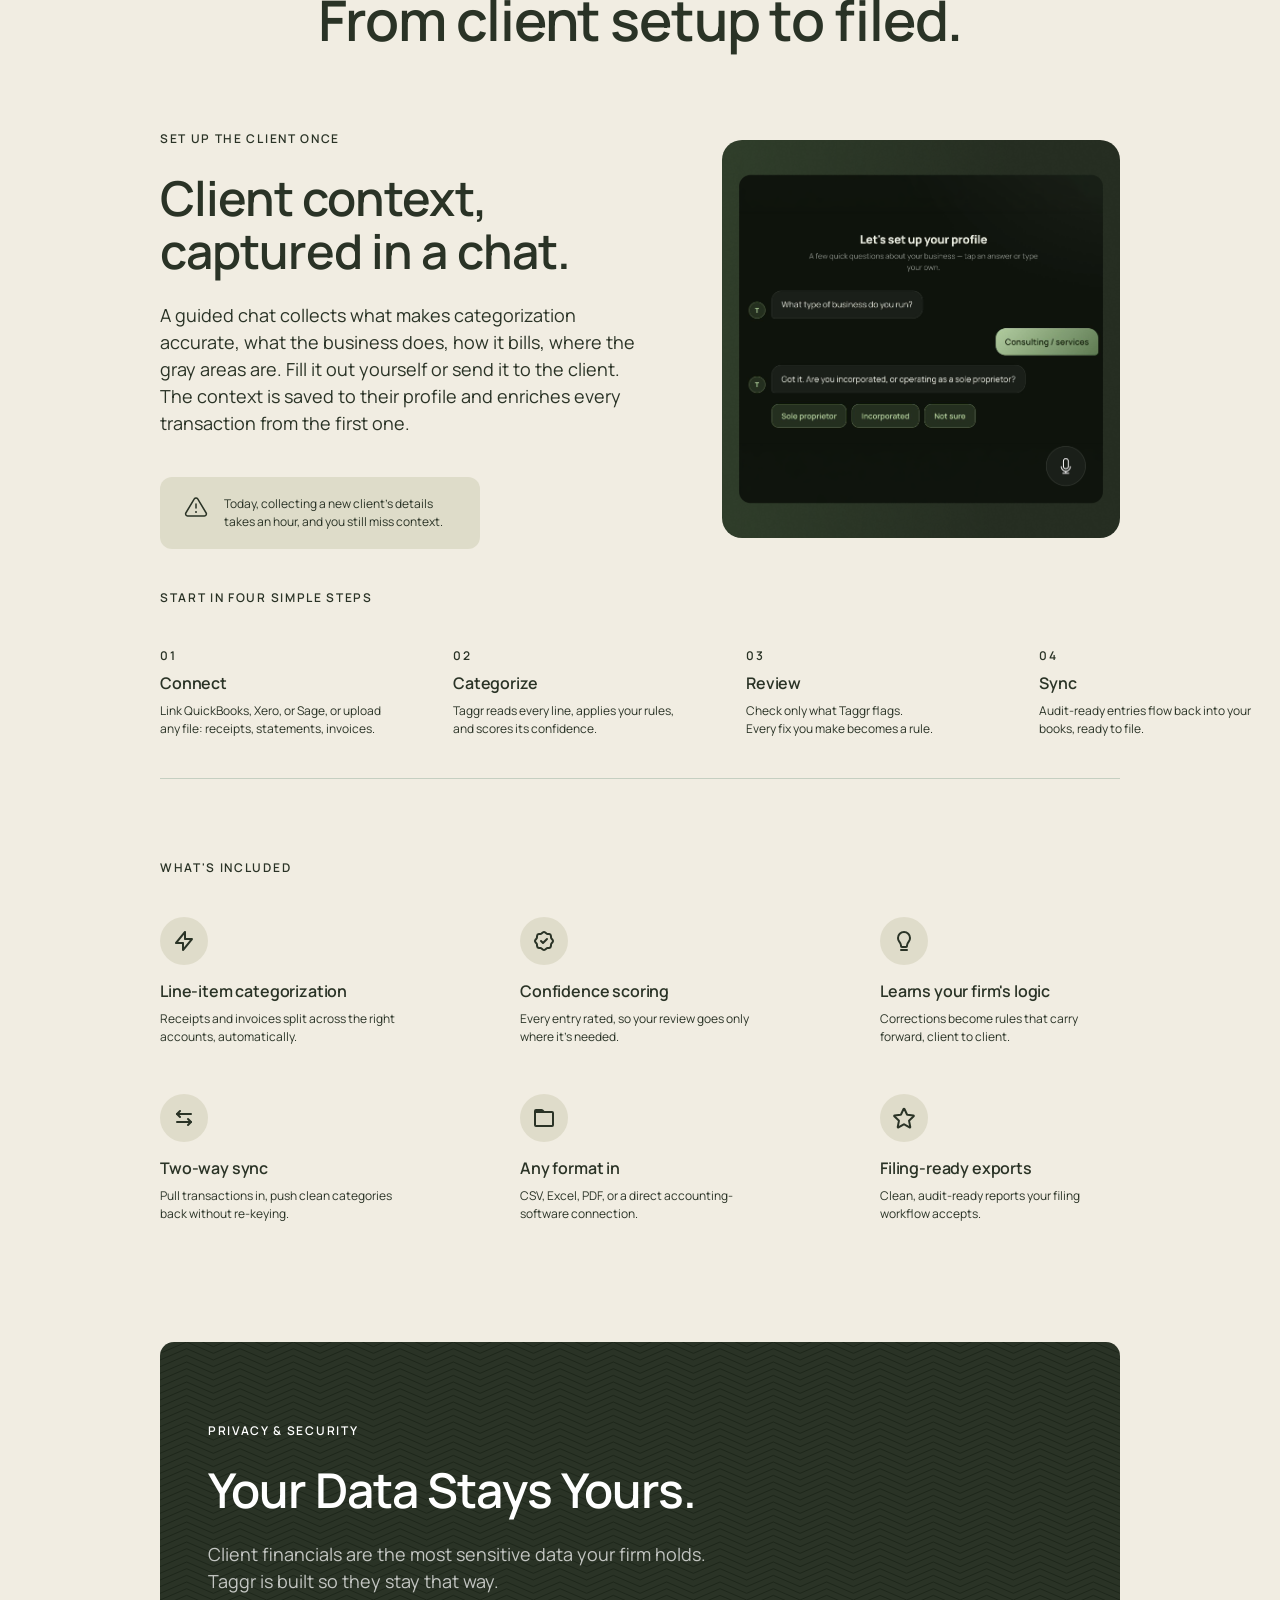
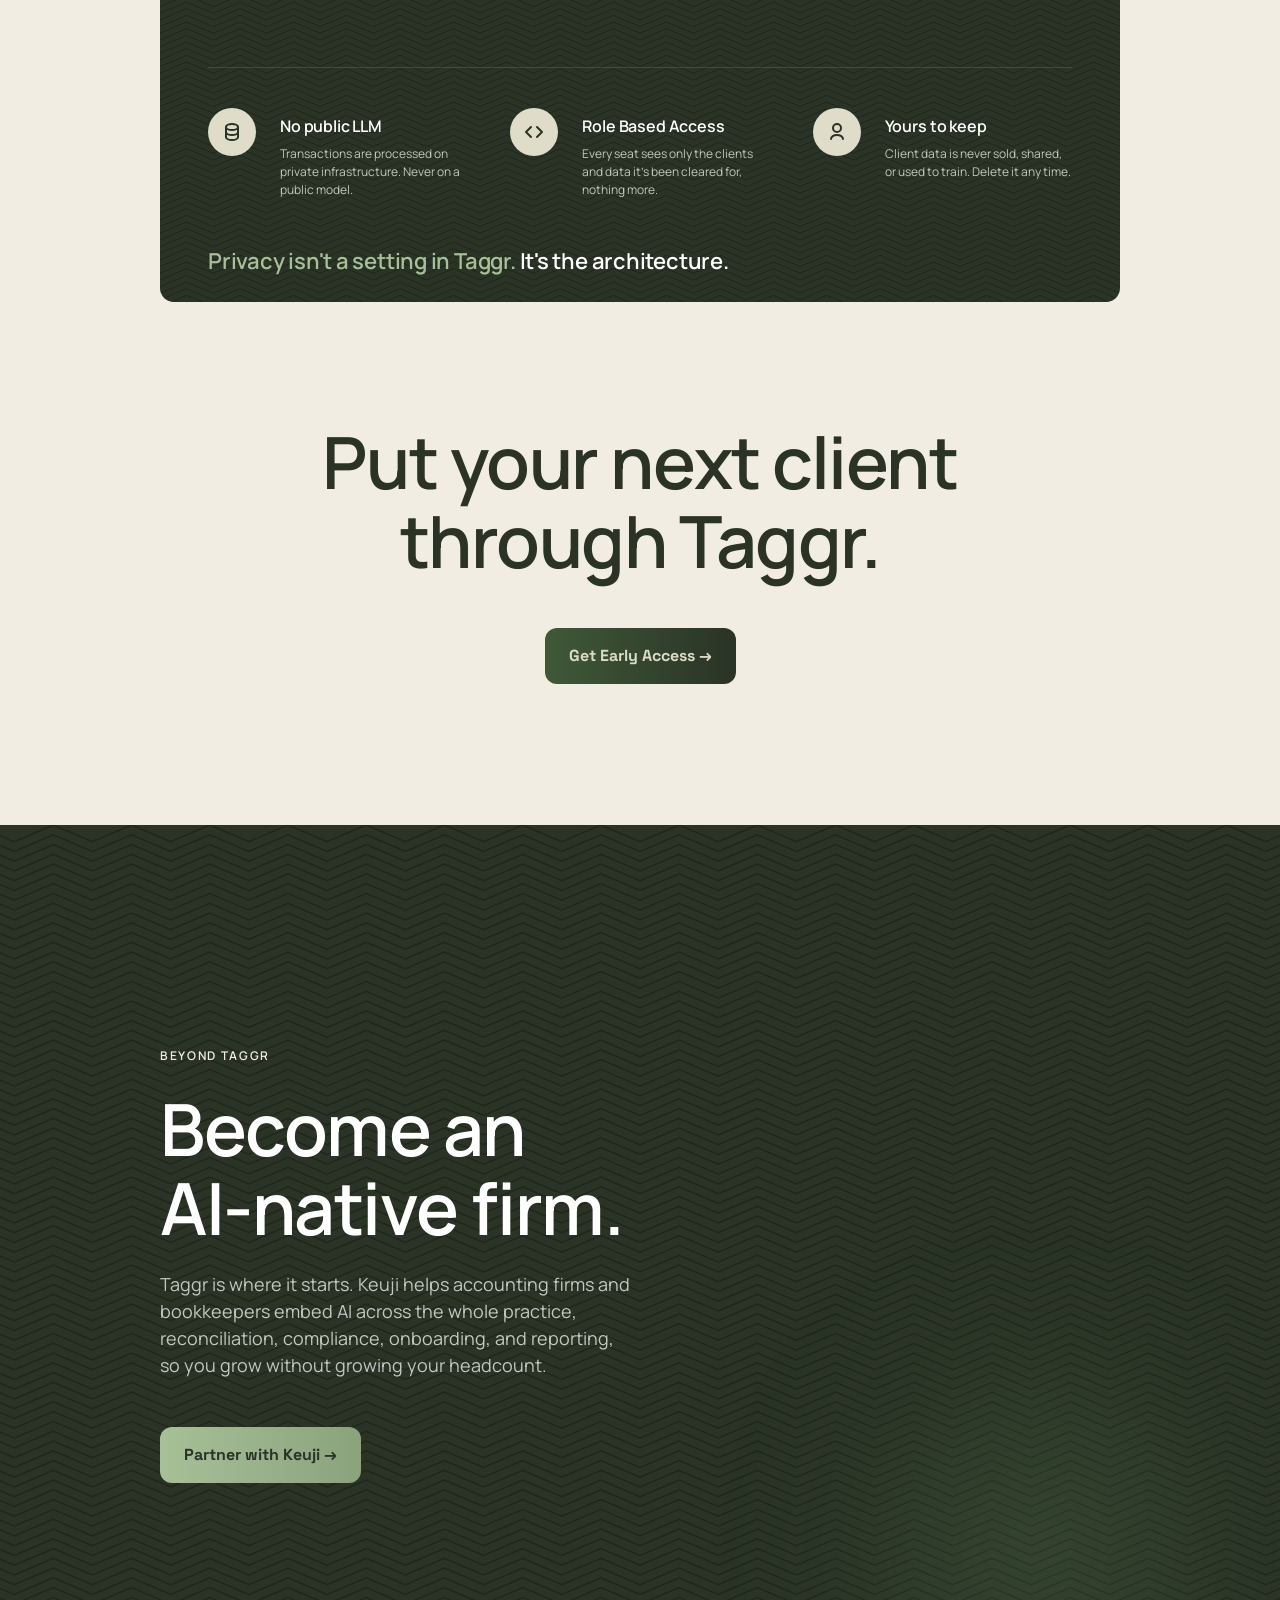
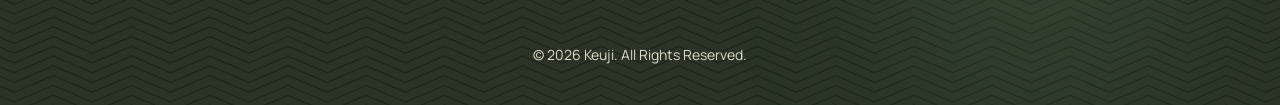
<file: taggr-b.html>
<!DOCTYPE html>
<html lang="en">
<head>
  <meta charset="UTF-8">
  <meta name="viewport" content="width=device-width, initial-scale=1.0">
  <title>Taggr — AI-Native Transaction Categorization</title>
  <link rel="preconnect" href="https://fonts.googleapis.com">
  <link rel="preconnect" href="https://fonts.gstatic.com" crossorigin>
  <link href="https://fonts.googleapis.com/css2?family=Manrope:wght@400;500;600&family=Geist+Mono:wght@500&family=Space+Grotesk:wght@700&display=block" rel="stylesheet">
  <link rel="preload" href="fonts/InstrumentSerif-Regular.ttf" as="font" type="font/ttf" crossorigin>
  <link rel="preload" href="fonts/InstrumentSerif-Italic.ttf" as="font" type="font/ttf" crossorigin>
  <link rel="stylesheet" href="styles.css">
  <link rel="stylesheet" href="taggr-b.css">
</head>
<body class="tb-page">

  <!-- ── Navigation ── -->
  <nav class="tb-nav" id="tbNav">
    <div class="tb-nav__inner">
      <a href="taggr-b.html" class="tb-nav__logo">
        <span class="tb-logo-wordmark">taggr</span>
        <span class="tb-logo-sub">BY KEUJI</span>
      </a>
      <div class="tb-nav__links">
        <a href="https://www.keuji.com/accounting" class="tb-nav__link">Custom Solutions</a>
        <a href="#review" class="tb-nav__link" data-smooth-scroll>Platform</a>
        <a href="#" class="tb-btn tb-btn--primary" data-open-modal>Get Early Access →</a>
      </div>
      <button class="tb-nav__hamburger" id="tbHamburger" aria-label="Open menu" aria-expanded="false">
        <span></span>
        <span></span>
        <span></span>
      </button>
    </div>
  </nav>
  <div class="tb-mobile-menu" id="tbMobileMenu" aria-hidden="true">
    <a href="https://www.keuji.com/accounting" class="tb-mobile-link">Custom Solutions</a>
    <a href="#review" class="tb-mobile-link" data-smooth-scroll>Platform</a>
    <a href="#" class="tb-btn tb-btn--primary" data-open-modal>Get Early Access →</a>
  </div>

  <!-- ── Hero ── -->
  <section class="tb-hero">
    <div class="tb-glow tb-glow--hero-r" aria-hidden="true"></div>
    <div class="tb-container">
      <div class="tb-hero__inner reveal">
        <div class="tb-hero__copy">
          <h1 class="tb-h1">Messy books in.<br><span class="tb-span--green">Filed-ready out.</span></h1>
          <p class="tb-body-lg">Taggr categorizes every transaction down to the line item, flags only what needs you, and learns your rules as it goes. Hours of work, done in minutes.</p>
        </div>
        <div class="tb-hero__actions">
          <div class="tb-hero__btns">
            <a href="#" class="tb-btn tb-btn--primary" data-open-modal>Get Early Access →</a>
            <a href="#how-it-works" class="tb-btn tb-btn--secondary" data-smooth-scroll>See How It Works</a>
          </div>
          <p class="tb-body-sm">Flat-file ready today. <strong>QuickBooks</strong>, <strong>Sage</strong> &amp; <strong>Xero</strong> integrations in progress.</p>
        </div>
      </div>
      <div class="tb-hero__image">
        <img src="assets/hero3.png" alt="Taggr transaction review interface">
      </div>
    </div>
  </section>

  <!-- ── Cost (dark) ── -->
  <section class="tb-section tb-section--dark" id="cost">
    <div class="tb-glow tb-glow--dark-l" aria-hidden="true"></div>
    <div class="tb-glow tb-glow--dark-r" aria-hidden="true"></div>
    <div class="tb-container">
      <div class="tb-cost-copy reveal">
        <span class="tb-eyebrow tb-eyebrow--on-dark tb-eyebrow--center">The Cost of doing it by hand</span>
        <h2 class="tb-h1 tb-h1--light tb-text-center">Two to three hours per client.<br><span class="tb-span--sage">Every single month.</span></h2>
        <p class="tb-body-lg tb-body--light tb-text-center">That's what manual categorization quietly costs a growing firm; the cleanup, the recoding, the month-end scramble.<br>Taggr gives that time back and gives it back compounding.</p>
      </div>
    </div>
  </section>

  <!-- ── Review — copy LEFT / image bleeds RIGHT ── -->
  <section class="tb-section tb-section--review" id="review">
    <div class="tb-review-layout">
      <div class="tb-review__copy reveal reveal-d1">
        <span class="tb-eyebrow">You Review Almost Nothing</span>
        <h2 class="tb-h2">Taggr handles<br>the heavy lifting.</h2>
        <p class="tb-body-lg">Confidence scores triage the whole batch, so you check the few Taggr flags and skip the hundreds it's sure about.</p>
      </div>
      <div class="tb-review__image reveal reveal-d2">
        <img src="assets/review-image-3.png" alt="Taggr review queue">
      </div>
    </div>
  </section>

  <!-- ── Intelligence ── -->
  <section class="tb-section" id="intelligence">
    <div class="tb-container">
      <div class="tb-intelligence-wrap">
        <div class="tb-intelligence-copy reveal">
          <span class="tb-eyebrow tb-eyebrow--center">Intelligence that compounds</span>
          <h2 class="tb-h2 tb-text-center">It learns your rules and never forgets them.</h2>
          <p class="tb-body-lg tb-text-center">At onboarding Taggr learns each client's industry.<br>Every correction you make becomes a rule. The queue gets shorter cycle after cycle, without you teaching it twice.</p>
        </div>
        <div class="tb-metrics reveal">
          <div class="tb-metric">
            <div class="tb-metric__top">
              <span class="tb-metric__number" data-target="48">0</span>
              <span class="tb-metric__label">to review</span>
            </div>
            <div class="tb-metric__bar"><div class="tb-metric__fill" data-width="100%" style="width:0%"></div></div>
            <span class="tb-metric__month">January</span>
          </div>
          <div class="tb-metric">
            <div class="tb-metric__top">
              <span class="tb-metric__number" data-target="22">0</span>
              <span class="tb-metric__label">to review</span>
            </div>
            <div class="tb-metric__bar"><div class="tb-metric__fill" data-width="46%" style="width:0%"></div></div>
            <span class="tb-metric__month">February</span>
          </div>
          <div class="tb-metric">
            <div class="tb-metric__top">
              <span class="tb-metric__number" data-target="9">0</span>
              <span class="tb-metric__label">to review</span>
            </div>
            <div class="tb-metric__bar"><div class="tb-metric__fill" data-width="19%" style="width:0%"></div></div>
            <span class="tb-metric__month">March</span>
          </div>
        </div>
      </div>
    </div>
  </section>

  <!-- ── Scale — image LEFT / copy RIGHT ── -->
  <section class="tb-section" id="scale">
    <div class="tb-container">
      <div class="tb-scale-layout reveal">
        <div class="tb-scale-image">
          <img src="assets/scale-image-final.png" alt="Taggr multi-client dashboard">
        </div>
        <div class="tb-scale-copy">
          <span class="tb-eyebrow">Scale Without Headcount</span>
          <h2 class="tb-h3">Manage 40 clients<br>like you manage 4.</h2>
          <p class="tb-body-lg">Every client's status on one screen, what's categorized, what's waiting, what's ready to file. Take on more work without hiring for it, or just hand back the hours you used to lose to expense reports.</p>
        </div>
      </div>
    </div>
  </section>

  <!-- ── How It Works ── -->
  <section class="tb-section" id="how-it-works">
    <div class="tb-container">
      <div class="tb-works-wrap">
        <div class="tb-works-header reveal">
          <span class="tb-eyebrow tb-eyebrow--center">How It Works</span>
          <h2 class="tb-h2 tb-text-center">From client setup to filed.</h2>
        </div>
        <div class="tb-works-inline reveal">
          <div class="tb-works-copy">
            <div class="tb-works-text">
              <span class="tb-eyebrow">Set up the client once</span>
              <h3 class="tb-h3">Client context, captured in a chat.</h3>
              <p class="tb-body-lg">A guided chat collects what makes categorization accurate, what the business does, how it bills, where the gray areas are. Fill it out yourself or send it to the client. The context is saved to their profile and enriches every transaction from the first one.</p>
            </div>
            <div class="tb-warning">
              <div class="tb-warning__icon" aria-hidden="true">
                <svg width="24" height="24" viewBox="0 0 24 24" fill="none" xmlns="http://www.w3.org/2000/svg">
                  <path d="M10.29 3.86L1.82 18a2 2 0 001.71 3h16.94a2 2 0 001.71-3L13.71 3.86a2 2 0 00-3.42 0z" stroke="#2A3326" stroke-width="1.5" stroke-linecap="round" stroke-linejoin="round"/>
                  <line x1="12" y1="9" x2="12" y2="13" stroke="#2A3326" stroke-width="1.5" stroke-linecap="round"/>
                  <line x1="12" y1="17" x2="12.01" y2="17" stroke="#2A3326" stroke-width="2" stroke-linecap="round"/>
                </svg>
              </div>
              <p class="tb-warning__text">Today, collecting a new client's details takes an hour, and you still miss context.</p>
            </div>
          </div>
          <div class="tb-works-image">
            <img src="assets/chat3.png" alt="Taggr client setup chat">
          </div>
        </div>
      </div>
    </div>
  </section>

  <!-- ── Four Steps ── -->
  <section class="tb-section tb-section--steps" id="steps">
    <div class="tb-container">
      <div class="tb-steps-wrap reveal">
        <span class="tb-eyebrow">Start in Four Simple Steps</span>
        <div class="tb-steps">
          <div class="tb-step">
            <span class="tb-eyebrow">01</span>
            <h4 class="tb-step__title">Connect</h4>
            <p class="tb-step__desc">Link QuickBooks, Xero, or Sage, or upload any file: receipts, statements, invoices.</p>
          </div>
          <div class="tb-step">
            <span class="tb-eyebrow">02</span>
            <h4 class="tb-step__title">Categorize</h4>
            <p class="tb-step__desc">Taggr reads every line, applies your rules, and scores its confidence.</p>
          </div>
          <div class="tb-step">
            <span class="tb-eyebrow">03</span>
            <h4 class="tb-step__title">Review</h4>
            <p class="tb-step__desc">Check only what Taggr flags.<br>Every fix you make becomes a rule.</p>
          </div>
          <div class="tb-step">
            <span class="tb-eyebrow">04</span>
            <h4 class="tb-step__title">Sync</h4>
            <p class="tb-step__desc">Audit-ready entries flow back into your books, ready to file.</p>
          </div>
        </div>
        <div class="tb-steps-rule" aria-hidden="true"></div>
      </div>
    </div>
  </section>

  <!-- ── What's Included ── -->
  <section class="tb-section" id="features">
    <div class="tb-container">
      <div class="tb-features-wrap reveal">
        <span class="tb-eyebrow">What's Included</span>
        <div class="tb-features-grid">
          <div class="tb-feature">
            <div class="tb-feature__icon" aria-hidden="true">
              <svg width="24" height="24" viewBox="0 0 24 24" fill="none" xmlns="http://www.w3.org/2000/svg">
                <path d="M20.9019 9.57011C20.7378 9.22243 20.3824 8.99976 19.9996 8.99976H13.9999V2.99927C13.9999 2.57736 13.7343 2.19842 13.3359 2.05778C12.9375 1.91715 12.4922 2.03825 12.2266 2.3664L3.227 13.3673C2.98091 13.6642 2.93014 14.0783 3.0981 14.4299C3.26215 14.7776 3.6176 15.0002 4.0004 15.0002H10.0001V21.0007C10.0001 21.4226 10.2657 21.8016 10.6641 21.9422C11.0625 22.0829 11.5078 21.9618 11.7734 21.6336L20.773 10.6327C21.0191 10.3358 21.0699 9.92171 20.9019 9.57011ZM12 18.1997V14.0002C12 13.7384 11.8945 13.4806 11.707 13.2931C11.5196 13.1056 11.2618 13.0001 11 13.0001H6.10967L12 5.80028V9.99984C12 10.2616 12.1055 10.5194 12.293 10.7069C12.4804 10.8944 12.7382 10.9999 13 10.9999H17.8903L12 18.1997Z" fill="#2A3326"/>
              </svg>
            </div>
            <h4 class="tb-feature__title">Line-item categorization</h4>
            <p class="tb-feature__desc">Receipts and invoices split across the right accounts, automatically.</p>
          </div>
          <div class="tb-feature">
            <div class="tb-feature__icon" aria-hidden="true">
              <svg width="24" height="24" viewBox="0 0 24 24" fill="none" xmlns="http://www.w3.org/2000/svg">
                <path d="M10.7543 3.45879C11.4721 2.84707 12.5279 2.84707 13.2457 3.45879L14.4667 4.49929C14.7743 4.76143 15.1567 4.91985 15.5596 4.952L17.1587 5.07961C18.0988 5.15463 18.8454 5.90117 18.9204 6.8413L19.048 8.4404C19.0802 8.84327 19.2386 9.22573 19.5007 9.53333L20.5412 10.7543C21.1529 11.4721 21.1529 12.5279 20.5412 13.2457L19.5007 14.4667C19.2386 14.7743 19.0802 15.1567 19.048 15.5596L18.9204 17.1587C18.8454 18.0988 18.0988 18.8454 17.1587 18.9204L15.5596 19.048C15.1567 19.0802 14.7743 19.2386 14.4667 19.5007L13.2457 20.5412C12.5279 21.1529 11.4721 21.1529 10.7543 20.5412L9.53333 19.5007C9.22573 19.2386 8.84327 19.0802 8.4404 19.048L6.8413 18.9204C5.90117 18.8454 5.15463 18.0988 5.07961 17.1587L4.952 15.5596C4.91985 15.1567 4.76143 14.7743 4.49929 14.4667L3.45879 13.2457C2.84707 12.5279 2.84707 11.4721 3.45879 10.7543L4.49929 9.53333C4.76143 9.22573 4.91985 8.84327 4.952 8.4404L5.07961 6.8413C5.15463 5.90117 5.90117 5.15463 6.8413 5.07961L8.4404 4.952C8.84327 4.91985 9.22573 4.76143 9.53333 4.49929L10.7543 3.45879Z" stroke="#2A3326" stroke-width="2" stroke-linecap="round" stroke-linejoin="round"/>
                <path d="M15 10L11 14L9 12" stroke="#2A3326" stroke-width="2" stroke-linecap="round" stroke-linejoin="round"/>
              </svg>
            </div>
            <h4 class="tb-feature__title">Confidence scoring</h4>
            <p class="tb-feature__desc">Every entry rated, so your review goes only where it's needed.</p>
          </div>
          <div class="tb-feature">
            <div class="tb-feature__icon" aria-hidden="true">
              <svg width="24" height="24" viewBox="0 0 24 24" fill="none" xmlns="http://www.w3.org/2000/svg">
                <path d="M9 21H15" stroke="#2A3326" stroke-width="2" stroke-linecap="round" stroke-linejoin="round"/>
                <path d="M12 3C8.68629 3 6 5.68629 6 9C6 10.3923 6.47426 11.6739 7.27004 12.692C8.14938 13.8169 9 15.0766 9 16.5045V17.0002C9 17.5525 9.44772 18.0002 10 18.0002H14C14.5523 18.0002 15 17.5525 15 17.0002V16.5045C15 15.0766 15.8506 13.8169 16.73 12.692C17.5257 11.6739 18 10.3923 18 9C18 5.68629 15.3137 3 12 3Z" stroke="#2A3326" stroke-width="2" stroke-linecap="round" stroke-linejoin="round"/>
              </svg>
            </div>
            <h4 class="tb-feature__title">Learns your firm's logic</h4>
            <p class="tb-feature__desc">Corrections become rules that carry forward, client to client.</p>
          </div>
          <div class="tb-feature">
            <div class="tb-feature__icon" aria-hidden="true">
              <svg width="24" height="24" viewBox="0 0 24 24" fill="none" xmlns="http://www.w3.org/2000/svg">
                <path d="M16 13L19 16L16 19" stroke="#2A3326" stroke-width="2" stroke-linecap="round" stroke-linejoin="round"/>
                <path d="M5 16H19" stroke="#2A3326" stroke-width="2" stroke-linecap="round" stroke-linejoin="round"/>
                <path d="M8 11L5 8L8 5" stroke="#2A3326" stroke-width="2" stroke-linecap="round" stroke-linejoin="round"/>
                <path d="M19 8L5 8" stroke="#2A3326" stroke-width="2" stroke-linecap="round" stroke-linejoin="round"/>
              </svg>
            </div>
            <h4 class="tb-feature__title">Two-way sync</h4>
            <p class="tb-feature__desc">Pull transactions in, push clean categories back without re-keying.</p>
          </div>
          <div class="tb-feature">
            <div class="tb-feature__icon" aria-hidden="true">
              <svg width="24" height="24" viewBox="0 0 24 24" fill="none" xmlns="http://www.w3.org/2000/svg">
                <path d="M4 20L20 20C20.5523 20 21 19.5523 21 19L21 7C21 6.44772 20.5523 6 20 6L3 6L3 19C3 19.5523 3.44772 20 4 20Z" stroke="#2A3326" stroke-width="2" stroke-linecap="round" stroke-linejoin="round"/>
                <path d="M12 6L10.2929 4.29289C10.1054 4.10536 9.851 4 9.58579 4H4C3.44772 4 3 4.44772 3 5V6" stroke="#2A3326" stroke-width="2" stroke-linecap="round" stroke-linejoin="round"/>
              </svg>
            </div>
            <h4 class="tb-feature__title">Any format in</h4>
            <p class="tb-feature__desc">CSV, Excel, PDF, or a direct accounting-software connection.</p>
          </div>
          <div class="tb-feature">
            <div class="tb-feature__icon" aria-hidden="true">
              <svg width="24" height="24" viewBox="0 0 24 24" fill="none" xmlns="http://www.w3.org/2000/svg">
                <path d="M14.9851 8.47385L12.4528 2.98394C12.2741 2.5965 11.7235 2.5965 11.5447 2.98394L9.0125 8.47385C8.93966 8.63175 8.79002 8.74047 8.61734 8.76095L2.61361 9.47278C2.18992 9.52302 2.01976 10.0467 2.33301 10.3364L6.77172 14.4412C6.89938 14.5593 6.95654 14.7352 6.92265 14.9057L5.7444 20.8356C5.66124 21.2541 6.10673 21.5777 6.47903 21.3693L11.7546 18.4163C11.9063 18.3314 12.0913 18.3314 12.243 18.4163L17.5185 21.3693C17.8908 21.5777 18.3363 21.2541 18.2532 20.8356L17.0749 14.9057C17.041 14.7352 17.0982 14.5593 17.2258 14.4412L21.6645 10.3364C21.9778 10.0467 21.8076 9.52302 21.3839 9.47278L15.3802 8.76095C15.2075 8.74047 15.0579 8.63175 14.9851 8.47385Z" stroke="#2A3326" stroke-width="2" stroke-linecap="round" stroke-linejoin="round"/>
              </svg>
            </div>
            <h4 class="tb-feature__title">Filing-ready exports</h4>
            <p class="tb-feature__desc">Clean, audit-ready reports your filing workflow accepts.</p>
          </div>
        </div>
      </div>
    </div>
  </section>

  <!-- ── Privacy — dark card inside light section ── -->
  <section class="tb-section" id="privacy">
    <div class="tb-container">
      <div class="tb-privacy-card reveal">
        <div class="tb-privacy-top">
          <div class="tb-privacy-head">
            <span class="tb-eyebrow tb-eyebrow--white">Privacy &amp; Security</span>
            <h2 class="tb-h3 tb-h3--light">Your Data Stays Yours.</h2>
            <p class="tb-body-lg tb-body--light">Client financials are the most sensitive data your firm holds.<br>Taggr is built so they stay that way.</p>
          </div>
          <div class="tb-privacy-rule" aria-hidden="true"></div>
          <div class="tb-privacy-features">
          <div class="tb-privacy-feature">
            <div class="tb-feature__icon" aria-hidden="true">
              <svg width="24" height="24" viewBox="0 0 24 24" fill="none" xmlns="http://www.w3.org/2000/svg">
                <path d="M6 17L6 7M18 7L18 17" stroke="#2A3326" stroke-width="2" stroke-linecap="round" stroke-linejoin="round"/>
                <path d="M18 17C18 18.6569 15.3137 20 12 20C8.68629 20 6 18.6569 6 17" stroke="#2A3326" stroke-width="2" stroke-linecap="round" stroke-linejoin="round"/>
                <path d="M18 12C18 13.6569 15.3137 15 12 15C8.68629 15 6 13.6569 6 12" stroke="#2A3326" stroke-width="2" stroke-linecap="round" stroke-linejoin="round"/>
                <path d="M12 10C15.3137 10 18 8.65685 18 7C18 5.34315 15.3137 4 12 4C8.68629 4 6 5.34315 6 7C6 8.65685 8.68629 10 12 10Z" stroke="#2A3326" stroke-width="2" stroke-linecap="round" stroke-linejoin="round"/>
              </svg>
            </div>
            <div class="tb-privacy-feature__text">
              <h4 class="tb-feature__title tb-feature__title--light">No public LLM</h4>
              <p class="tb-feature__desc tb-feature__desc--light">Transactions are processed on private infrastructure. Never on a public model.</p>
            </div>
          </div>
          <div class="tb-privacy-feature">
            <div class="tb-feature__icon" aria-hidden="true">
              <svg width="24" height="24" viewBox="0 0 24 24" fill="none" xmlns="http://www.w3.org/2000/svg">
                <path d="M15 7L20 12L15 17" stroke="#2A3326" stroke-width="2" stroke-linecap="round" stroke-linejoin="round"/>
                <path d="M9 17L4 12L9 7" stroke="#2A3326" stroke-width="2" stroke-linecap="round" stroke-linejoin="round"/>
              </svg>
            </div>
            <div class="tb-privacy-feature__text">
              <h4 class="tb-feature__title tb-feature__title--light">Role Based Access</h4>
              <p class="tb-feature__desc tb-feature__desc--light">Every seat sees only the clients and data it's been cleared for, nothing more.</p>
            </div>
          </div>
          <div class="tb-privacy-feature">
            <div class="tb-feature__icon" aria-hidden="true">
              <svg width="24" height="24" viewBox="0 0 24 24" fill="none" xmlns="http://www.w3.org/2000/svg">
                <path d="M6 19C6 16.7909 8.68629 15 12 15C15.3137 15 18 16.7909 18 19" stroke="#2A3326" stroke-width="2" stroke-linecap="round" stroke-linejoin="round"/>
                <path d="M12 12C14.2091 12 16 10.2091 16 8C16 5.79086 14.2091 4 12 4C9.79086 4 8 5.79086 8 8C8 10.2091 9.79086 12 12 12Z" stroke="#2A3326" stroke-width="2" stroke-linecap="round" stroke-linejoin="round"/>
              </svg>
            </div>
            <div class="tb-privacy-feature__text">
              <h4 class="tb-feature__title tb-feature__title--light">Yours to keep</h4>
              <p class="tb-feature__desc tb-feature__desc--light">Client data is never sold, shared, or used to train. Delete it any time.</p>
            </div>
          </div>
        </div>
        </div>
        <p class="tb-privacy-stmt reveal"><span class="tb-ps--sage">Privacy isn't a setting in Taggr. </span><span class="tb-ps--white">It's the architecture.</span></p>
      </div>
    </div>
  </section>

  <!-- ── Pricing ── -->
  <section class="tb-section" id="pricing">
    <div class="tb-container">
      <div class="tb-pricing-wrap">
        <div class="tb-pricing-head reveal">
          <div class="tb-pricing-head__copy">
            <span class="tb-eyebrow">Pricing</span>
            <h2 class="tb-h3">Priced Per Client,<br>Not Per Headache.</h2>
          </div>
          <div class="tb-toggle" id="pricingToggle" role="group" aria-label="Billing cycle">
            <button class="tb-toggle__btn tb-toggle__btn--active" data-plan="monthly">Monthly</button>
            <button class="tb-toggle__btn" data-plan="package">Per Package</button>
          </div>
        </div>
        <div class="tb-pricing-cards reveal">
          <div class="tb-pricing-card">
            <div class="tb-pricing-card__body">
              <div class="tb-plan-header">
                <span class="tb-plan-name">Solo</span>
                <div class="tb-plan-price">
                  <span class="tb-price">$99</span>
                  <span class="tb-price-sub">per month<br>Up to 5,000 transactions/mo</span>
                </div>
              </div>
              <ul class="tb-plan-list">
                <li>Auto-categorization &amp;<br>confidence scoring</li>
                <li>Review queue for flagged items</li>
                <li>Filing-ready export</li>
                <li>1 user seat</li>
              </ul>
            </div>
            <div class="tb-pricing-card__foot">
              <a href="#" class="tb-btn tb-btn--secondary-dark tb-btn--full" data-open-modal>Start for Free</a>
              <p class="tb-plan-sub tb-text-center">Best for independent bookkeepers</p>
            </div>
          </div>

          <div class="tb-pricing-card tb-pricing-card--pro">
            <div class="tb-pricing-card__body">
              <div class="tb-plan-header">
                <span class="tb-plan-name">Pro</span>
                <div class="tb-plan-price">
                  <span class="tb-price">$200</span>
                  <span class="tb-price-sub">per month<br>Up to 15,000 transactions/mo</span>
                </div>
              </div>
              <ul class="tb-plan-list">
                <li>Everything in Solo</li>
                <li>QuickBooks, Xero &amp; Sage sync</li>
                <li>Multi-client dashboard</li>
                <li>Learns your firm's logic</li>
                <li>3 user seats</li>
              </ul>
            </div>
            <div class="tb-pricing-card__foot">
              <a href="#" class="tb-btn tb-btn--primary tb-btn--full" data-open-modal>Start for Free</a>
              <p class="tb-plan-sub">Saves $3,000+ per tax season at 20 clients</p>
            </div>
          </div>

          <div class="tb-pricing-card">
            <div class="tb-pricing-card__body">
              <div class="tb-plan-header">
                <span class="tb-plan-name">Firm</span>
                <div class="tb-plan-price">
                  <span class="tb-price">$399</span>
                  <span class="tb-price-sub">per month<br>Up to 50,000 transactions/mo</span>
                </div>
              </div>
              <ul class="tb-plan-list">
                <li>Everything in Pro</li>
                <li>Advanced firm analytics</li>
                <li>Dedicated onboarding</li>
                <li>10 user seats</li>
              </ul>
            </div>
            <div class="tb-pricing-card__foot">
              <a href="#" class="tb-btn tb-btn--secondary-dark tb-btn--full" data-open-modal>Let's Talk</a>
              <p class="tb-plan-sub tb-text-center">Best for firms with 5–10 CPAs</p>
            </div>
          </div>
        </div>
        <p class="tb-pricing-note reveal">Every plan includes <strong>3 free packages,</strong> no card required. Annual billing 20% off.</p>
      </div>
    </div>
  </section>

  <!-- ── Early Access CTA ── -->
  <section class="tb-section tb-section--cta" id="early-access">
    <div class="tb-container">
      <div class="tb-cta-block reveal">
        <h2 class="tb-h1 tb-text-center">Put your next client through Taggr.</h2>
        <a href="#" class="tb-btn tb-btn--primary" data-open-modal>Get Early Access →</a>
      </div>
    </div>
  </section>

  <!-- ── Beyond Taggr (dark) ── -->
  <section class="tb-section tb-section--beyond" id="beyond">
    <div class="tb-glow tb-glow--beyond-r" aria-hidden="true"></div>
    <div class="tb-container">
      <div class="tb-beyond-content reveal">
        <div class="tb-beyond-copy">
          <span class="tb-eyebrow tb-eyebrow--on-dark">Beyond Taggr</span>
          <h2 class="tb-h1 tb-h1--light">Become an<br>AI-native firm.</h2>
          <p class="tb-body-lg tb-body--light">Taggr is where it starts. Keuji helps accounting firms and bookkeepers embed AI across the whole practice, reconciliation, compliance, onboarding, and reporting, so you grow without growing your headcount.</p>
        </div>
        <a href="/" class="tb-btn tb-btn--partner">Partner with Keuji →</a>
      </div>
    </div>
    <footer class="tb-footer">
      <div class="tb-container">
        <p class="tb-footer__copy tb-text-center">© 2026 Keuji. All Rights Reserved.</p>
      </div>
    </footer>
  </section>

  <!-- ── Early Access Modal ── -->
  <div class="tb-modal-overlay" id="eaModal" role="dialog" aria-modal="true" aria-labelledby="eaModalTitle" hidden>
    <div class="tb-modal-card">
      <button class="tb-modal-close" aria-label="Close">
        <svg width="18" height="18" viewBox="0 0 18 18" fill="none" xmlns="http://www.w3.org/2000/svg" aria-hidden="true">
          <path d="M14 4L4 14M4 4L14 14" stroke="#2A3326" stroke-width="1.5" stroke-linecap="round"/>
        </svg>
      </button>
      <h2 class="tb-modal-title" id="eaModalTitle">Get Early Access</h2>
      <form class="tb-modal-form" id="eaForm" novalidate>
        <input type="hidden" name="access_key" value="YOUR_WEB3FORMS_ACCESS_KEY">
        <input type="hidden" name="subject" value="Taggr Early Access Request">
        <div class="tb-modal-grid">
          <div class="tb-modal-field">
            <label class="tb-modal-label" for="eaName">Name</label>
            <input class="tb-modal-input" type="text" id="eaName" name="name" placeholder="Jane Smith" autocomplete="name" required>
            <span class="tb-modal-error" role="alert"></span>
          </div>
          <div class="tb-modal-field">
            <label class="tb-modal-label" for="eaEmail">Email</label>
            <input class="tb-modal-input" type="email" id="eaEmail" name="email" placeholder="jane@acme.xyz" autocomplete="email" required>
            <span class="tb-modal-error" role="alert"></span>
          </div>
          <div class="tb-modal-field">
            <label class="tb-modal-label" for="eaCompany">Company</label>
            <input class="tb-modal-input" type="text" id="eaCompany" name="company" placeholder="Acme & Co." autocomplete="organization" required>
            <span class="tb-modal-error" role="alert"></span>
          </div>
          <div class="tb-modal-field">
            <label class="tb-modal-label" for="eaPhone">Phone <span class="tb-modal-optional">(Optional)</span></label>
            <input class="tb-modal-input" type="tel" id="eaPhone" name="phone" placeholder="+1 (555) 000-0000" autocomplete="tel">
            <span class="tb-modal-error" role="alert"></span>
          </div>
        </div>
        <button type="submit" class="tb-modal-submit">Submit</button>
      </form>
      <div class="tb-modal-success" id="eaSuccess" hidden>
        <svg width="40" height="40" viewBox="0 0 40 40" fill="none" xmlns="http://www.w3.org/2000/svg" aria-hidden="true">
          <circle cx="20" cy="20" r="19" stroke="#3F5938" stroke-width="2"/>
          <path d="M12 20L17.5 25.5L28 14.5" stroke="#3F5938" stroke-width="2" stroke-linecap="round" stroke-linejoin="round"/>
        </svg>
        <p class="tb-modal-success__msg">You're on the list!<br>We'll be in touch soon.</p>
      </div>
    </div>
  </div>

  <script>
    (function () {
      var nav = document.getElementById('tbNav');
      window.addEventListener('scroll', function () {
        nav.classList.toggle('tb-nav--scrolled', window.scrollY > 20);
      }, { passive: true });

      // Hero copy fades in on load
      var heroInnerEl = document.querySelector('.tb-hero__inner');
      if (heroInnerEl) setTimeout(function () { heroInnerEl.classList.add('in-view'); }, 80);

      // Hero image parallax
      var heroEl = document.querySelector('.tb-hero');
      var heroImgEl = document.querySelector('.tb-hero__image');
      if (heroEl && heroImgEl) {
        window.addEventListener('scroll', function () {
          var scrollY = window.scrollY;
          var limit = heroEl.offsetHeight + 200;
          heroImgEl.style.transform = scrollY <= limit
            ? 'translateY(' + (-scrollY * 0.3) + 'px)'
            : '';
        }, { passive: true });
      }

      // Scroll-reveal for everything else
      var reveals = document.querySelectorAll('.reveal:not(.in-view)');
      var observer = new IntersectionObserver(function (entries) {
        entries.forEach(function (e) {
          if (e.isIntersecting) { e.target.classList.add('in-view'); observer.unobserve(e.target); }
        });
      }, { threshold: 0.08, rootMargin: '0px 0px -40px 0px' });
      reveals.forEach(function (el) { observer.observe(el); });

      document.querySelectorAll('.tb-toggle__btn').forEach(function (btn) {
        btn.addEventListener('click', function () {
          document.querySelectorAll('.tb-toggle__btn').forEach(function (b) { b.classList.remove('tb-toggle__btn--active'); });
          btn.classList.add('tb-toggle__btn--active');
        });
      });

      // Count-up animation: numbers & bars animate left-to-right when metrics enter view
      var metricsEl = document.querySelector('.tb-metrics');
      if (metricsEl) {
        var metricsAnimated = false;
        var metricsObserver = new IntersectionObserver(function (entries) {
          if (entries[0].isIntersecting && !metricsAnimated) {
            metricsAnimated = true;
            metricsObserver.disconnect();
            document.querySelectorAll('.tb-metric').forEach(function (metric, i) {
              setTimeout(function () {
                var numEl = metric.querySelector('.tb-metric__number');
                var fillEl = metric.querySelector('.tb-metric__fill');
                var target = parseInt(numEl.dataset.target, 10);
                var targetWidth = fillEl.dataset.width;
                fillEl.style.width = targetWidth;
                var startTime = performance.now();
                var duration = 800;
                function tick(now) {
                  var elapsed = now - startTime;
                  var progress = Math.min(elapsed / duration, 1);
                  var eased = 1 - Math.pow(1 - progress, 3);
                  numEl.textContent = Math.round(eased * target);
                  if (progress < 1) requestAnimationFrame(tick);
                }
                requestAnimationFrame(tick);
              }, i * 300);
            });
          }
        }, { threshold: 0.3 });
        metricsObserver.observe(metricsEl);
      }
    })();

    // Smooth scroll for nav anchors
    document.querySelectorAll('[data-smooth-scroll]').forEach(function (link) {
      link.addEventListener('click', function (e) {
        var target = document.querySelector(this.getAttribute('href'));
        if (!target) return;
        e.preventDefault();
        target.scrollIntoView({ behavior: 'smooth', block: 'start' });
      });
    });

    // Early access modal
    (function () {
      var overlay = document.getElementById('eaModal');
      var form    = document.getElementById('eaForm');
      var success = document.getElementById('eaSuccess');

      function openModal() {
        overlay.hidden = false;
        document.body.style.overflow = 'hidden';
        requestAnimationFrame(function () {
          overlay.classList.add('tb-modal-overlay--visible');
        });
        var firstInput = form.querySelector('.tb-modal-input');
        if (firstInput) setTimeout(function () { firstInput.focus(); }, 200);
      }

      function closeModal() {
        overlay.classList.remove('tb-modal-overlay--visible');
        setTimeout(function () {
          overlay.hidden = true;
          document.body.style.overflow = '';
          form.reset();
          form.hidden = false;
          success.hidden = true;
          form.querySelectorAll('.tb-modal-input').forEach(function (el) {
            el.classList.remove('tb-modal-input--error');
          });
          form.querySelectorAll('.tb-modal-error').forEach(function (el) {
            el.textContent = '';
          });
          var btn = form.querySelector('.tb-modal-submit');
          btn.disabled = false;
          btn.textContent = 'Submit';
        }, 220);
      }

      document.querySelectorAll('[data-open-modal]').forEach(function (trigger) {
        trigger.addEventListener('click', function (e) {
          e.preventDefault();
          openModal();
        });
      });

      overlay.addEventListener('click', function (e) {
        if (e.target === overlay) closeModal();
      });

      overlay.querySelector('.tb-modal-close').addEventListener('click', closeModal);

      document.addEventListener('keydown', function (e) {
        if (e.key === 'Escape' && !overlay.hidden) closeModal();
      });

      form.addEventListener('submit', function (e) {
        e.preventDefault();
        var valid = true;

        var rules = [
          { id: 'eaName',    msg: 'Name is required' },
          { id: 'eaEmail',   msg: 'Email is required' },
          { id: 'eaCompany', msg: 'Company is required' }
        ];

        rules.forEach(function (rule) {
          var input = document.getElementById(rule.id);
          var err   = input.parentElement.querySelector('.tb-modal-error');
          input.classList.remove('tb-modal-input--error');
          err.textContent = '';

          if (!input.value.trim()) {
            input.classList.add('tb-modal-input--error');
            err.textContent = rule.msg;
            valid = false;
          } else if (input.type === 'email' && !/^[^\s@]+@[^\s@]+\.[^\s@]+$/.test(input.value.trim())) {
            input.classList.add('tb-modal-input--error');
            err.textContent = 'Enter a valid email address';
            valid = false;
          }
        });

        if (!valid) return;

        var submitBtn = form.querySelector('.tb-modal-submit');
        submitBtn.disabled = true;
        submitBtn.textContent = 'Submitting…';

        fetch('https://api.web3forms.com/submit', {
          method: 'POST',
          headers: { 'Content-Type': 'application/json', Accept: 'application/json' },
          body: JSON.stringify({
            access_key: form.querySelector('[name="access_key"]').value,
            subject:    'Taggr Early Access Request',
            name:       document.getElementById('eaName').value.trim(),
            email:      document.getElementById('eaEmail').value.trim(),
            company:    document.getElementById('eaCompany').value.trim(),
            phone:      document.getElementById('eaPhone').value.trim()
          })
        })
        .then(function (res) { return res.json(); })
        .then(function (json) {
          if (json.success) {
            form.hidden = true;
            success.hidden = false;
            setTimeout(closeModal, 3000);
          } else {
            submitBtn.disabled = false;
            submitBtn.textContent = 'Submit';
            var firstErr = form.querySelector('.tb-modal-error');
            if (firstErr) firstErr.textContent = 'Something went wrong. Please try again.';
          }
        })
        .catch(function () {
          submitBtn.disabled = false;
          submitBtn.textContent = 'Submit';
          var firstErr = form.querySelector('.tb-modal-error');
          if (firstErr) firstErr.textContent = 'Connection error. Please try again.';
        });
      });
    })();

    // ── Hamburger menu ──
    (function () {
      var btn  = document.getElementById('tbHamburger');
      var menu = document.getElementById('tbMobileMenu');
      if (!btn || !menu) return;

      function open() {
        menu.classList.add('is-open');
        btn.classList.add('is-open');
        btn.setAttribute('aria-expanded', 'true');
        menu.setAttribute('aria-hidden', 'false');
      }
      function close() {
        menu.classList.remove('is-open');
        btn.classList.remove('is-open');
        btn.setAttribute('aria-expanded', 'false');
        menu.setAttribute('aria-hidden', 'true');
      }

      btn.addEventListener('click', function (e) {
        e.stopPropagation();
        menu.classList.contains('is-open') ? close() : open();
      });

      menu.querySelectorAll('a').forEach(function (link) {
        link.addEventListener('click', close);
      });

      document.addEventListener('click', function (e) {
        if (!btn.contains(e.target) && !menu.contains(e.target)) close();
      });
    })();
  </script>

</body>
</html>
</file>
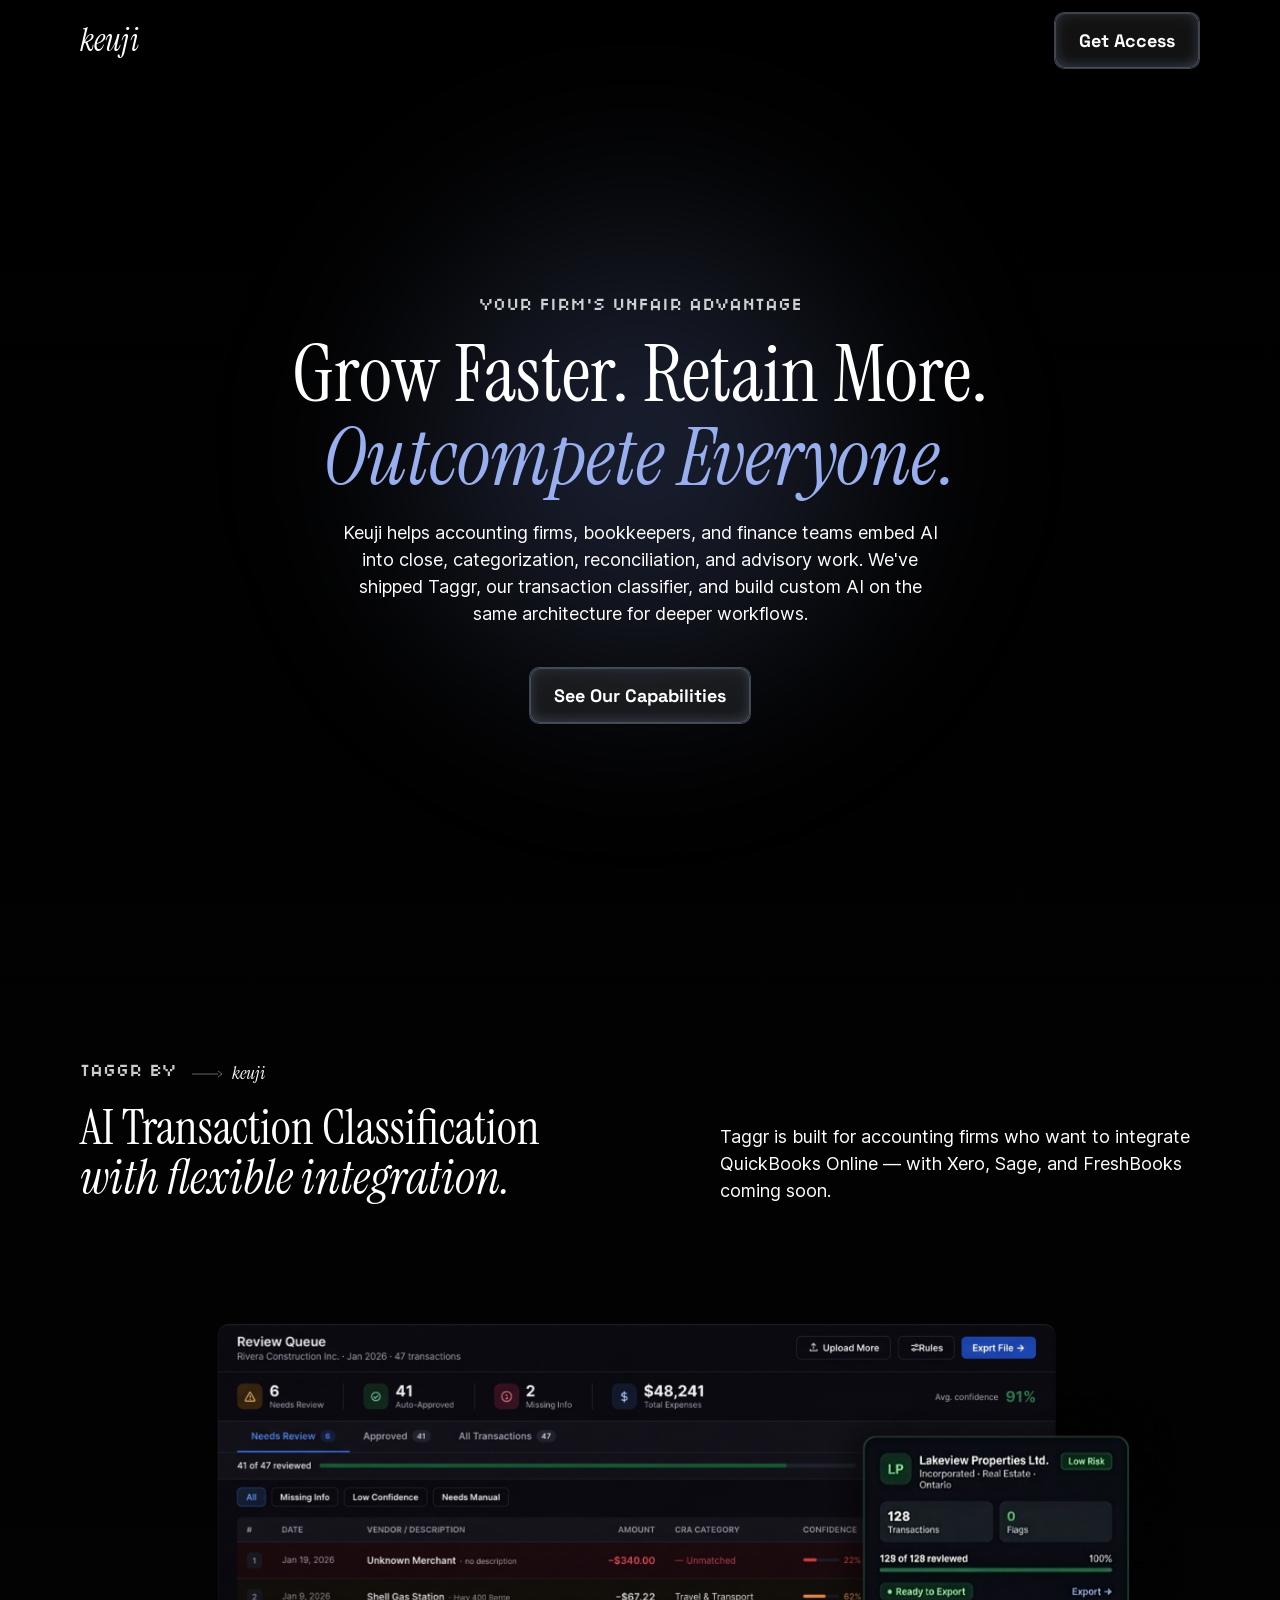
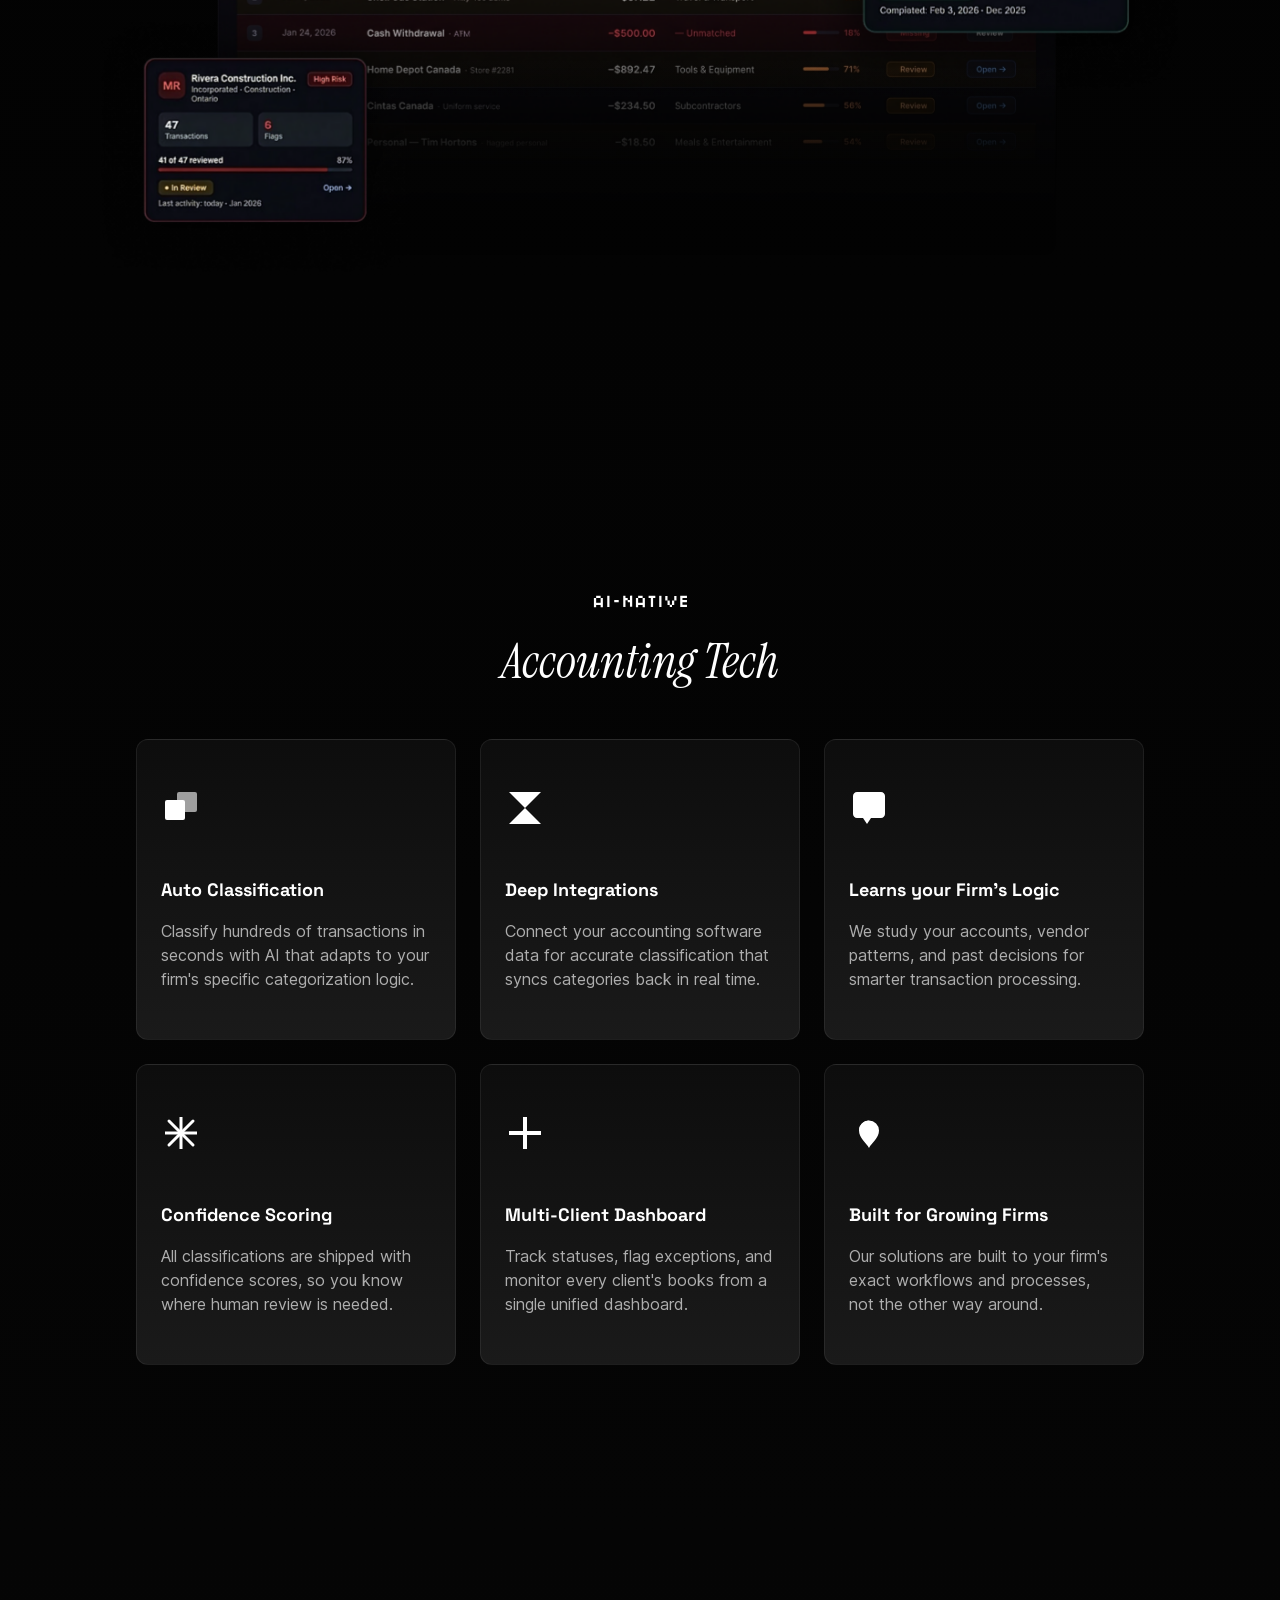
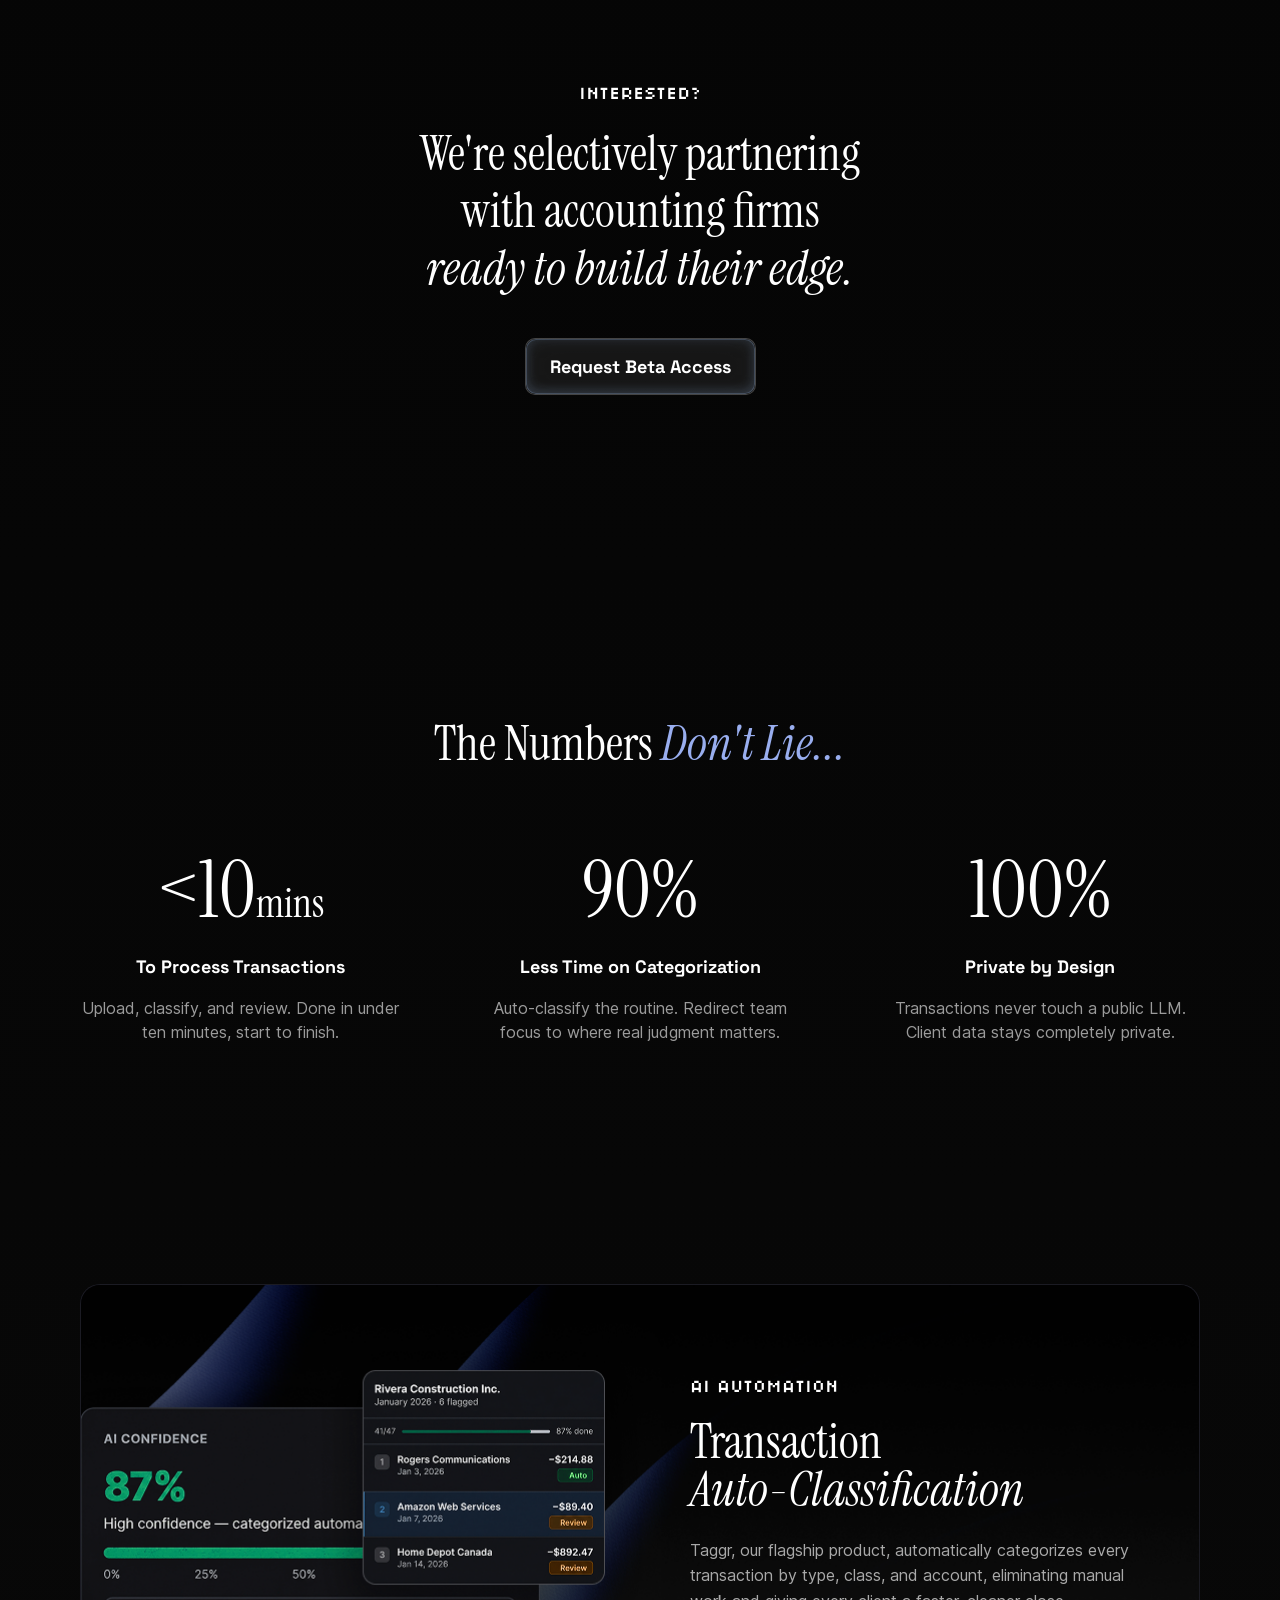
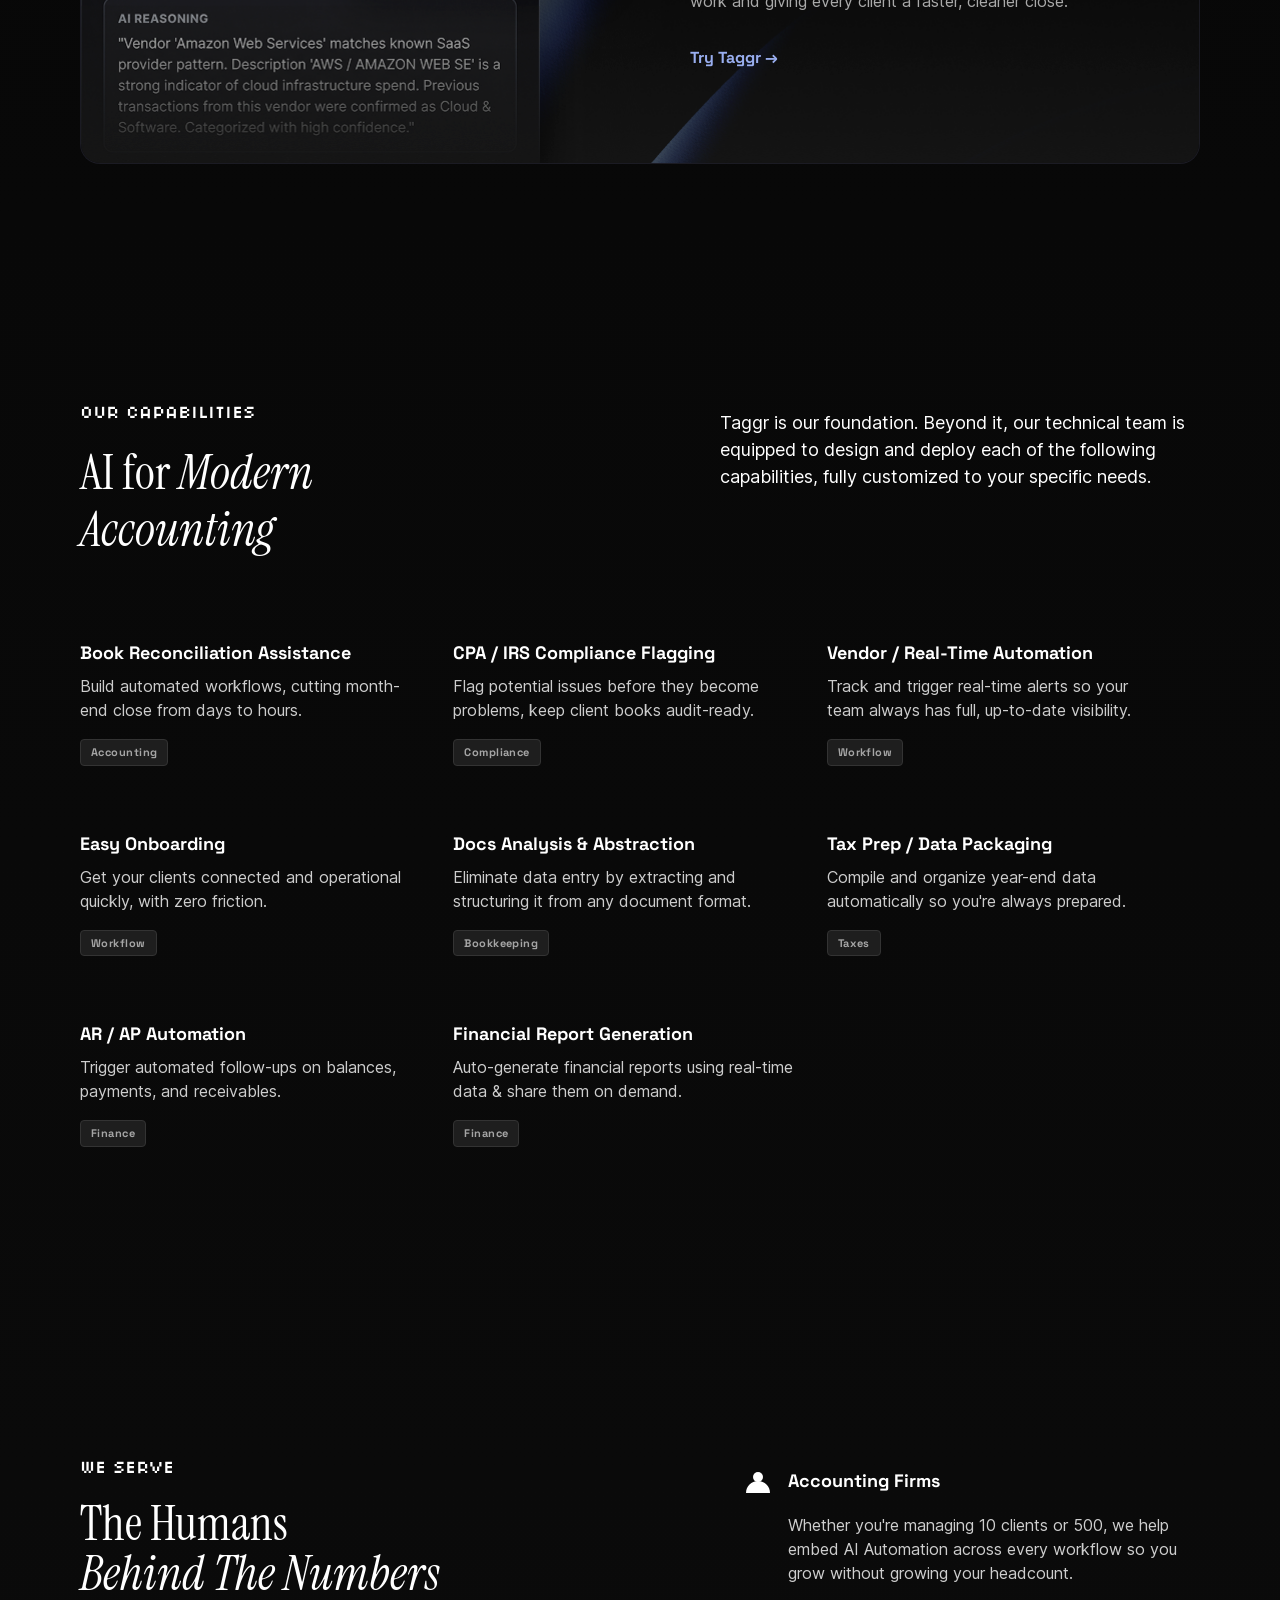
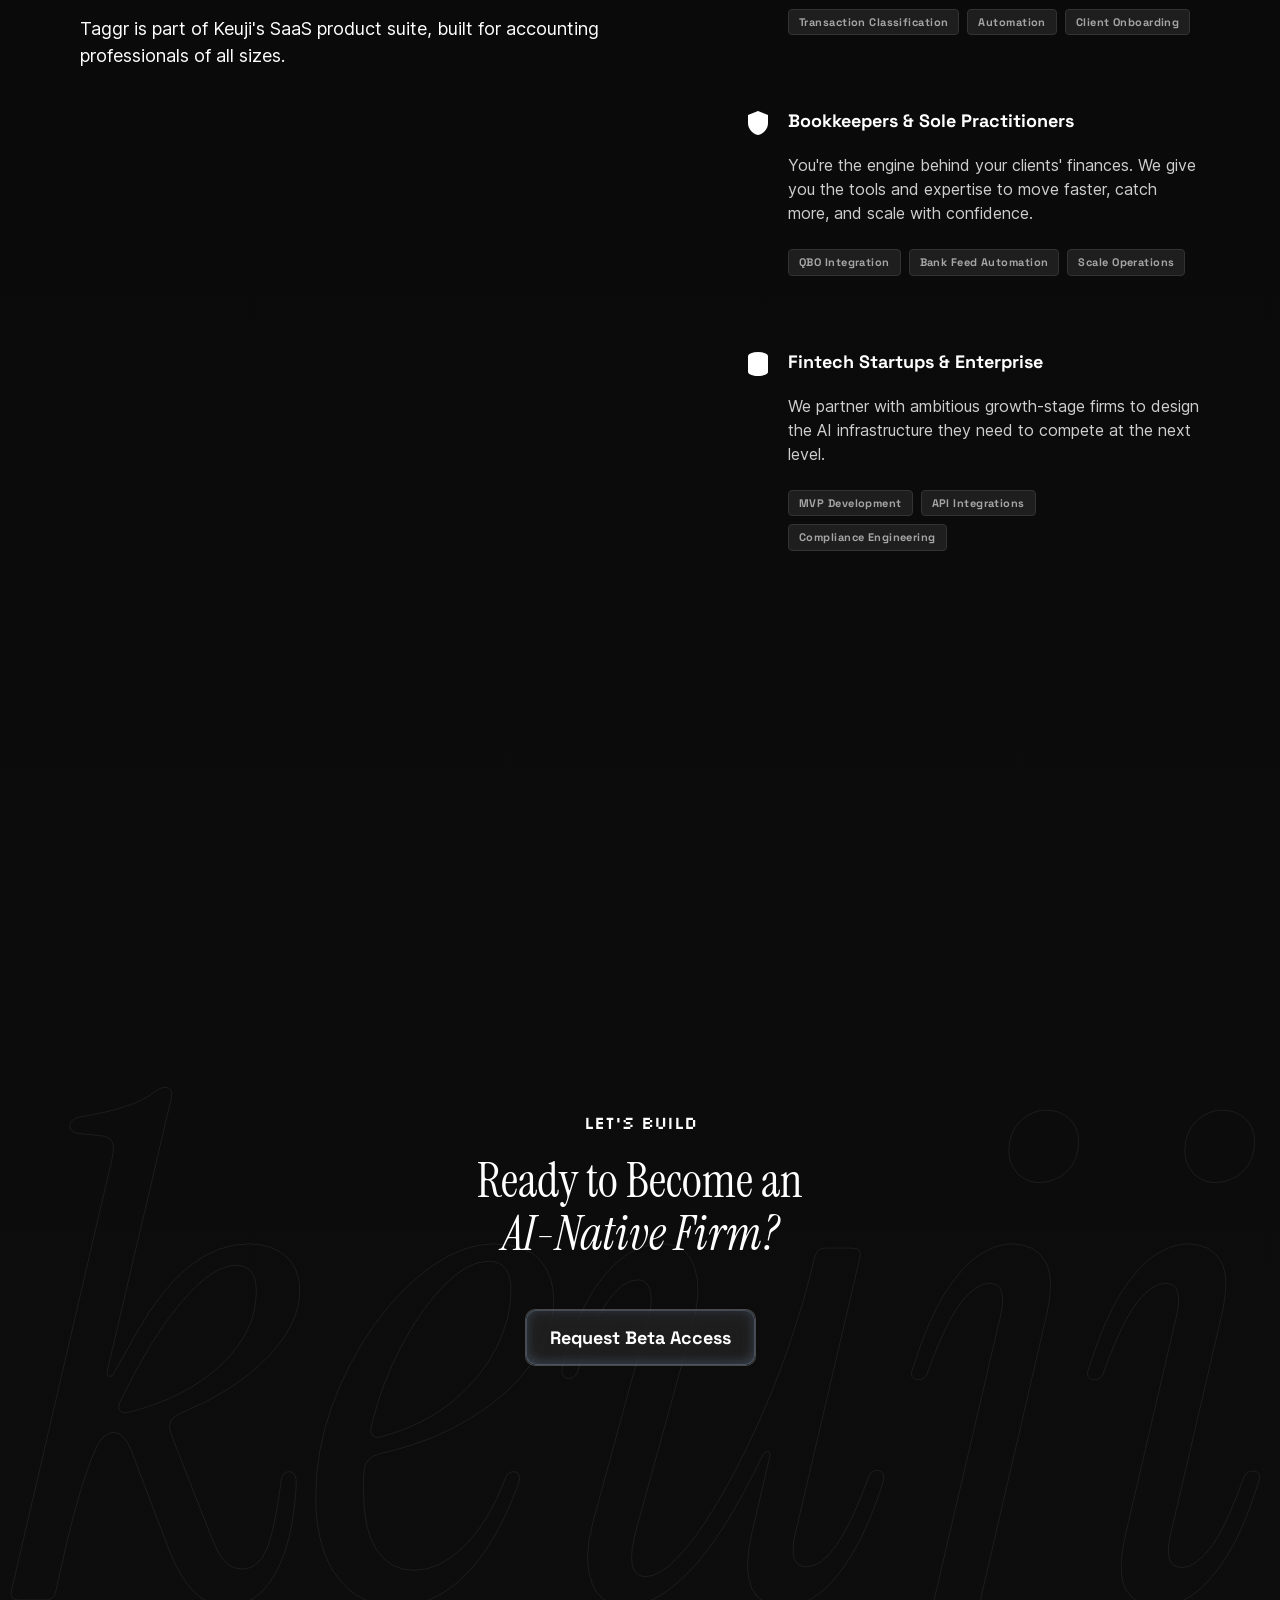
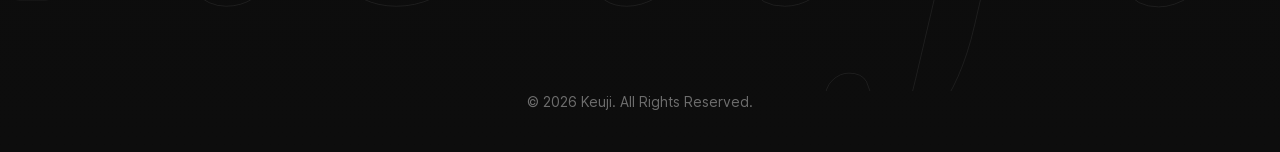
<file: taggr.html>
<!DOCTYPE html>
<html lang="en">
<head>
  <meta charset="UTF-8" />
  <meta name="viewport" content="width=device-width, initial-scale=1.0" />
  <title>Keuji — Your Firm's Unfair Advantage</title>
  <meta name="description" content="Keuji partners with accounting firms to build AI-native ecosystems, embedding the tools and automation they need to land clients faster, keep them longer, and outperform the competition." />
  <link rel="preload" href="fonts/InstrumentSerif-Regular.ttf" as="font" type="font/ttf" crossorigin>
  <link rel="preload" href="fonts/InstrumentSerif-Italic.ttf" as="font" type="font/ttf" crossorigin>
  <link rel="preload" href="fonts/SpaceGrotesk-VariableFont_wght.ttf" as="font" type="font/ttf" crossorigin>
  <link rel="stylesheet" href="styles.css" />
</head>
<body>

  <!-- ── Ambient Glow Layer (mouse-tracked) ── -->
  <div class="glow-layer" aria-hidden="true">
    <div class="glow-orb glow-orb--cursor" id="glow-cursor"></div>
  </div>

  <div class="page-wrapper">

    <!-- ══════════════════════════════════════
         NAV
    ══════════════════════════════════════ -->
    <nav class="nav" id="nav">
      <a href="index.html" class="nav__logo">keuji</a>
      <a href="https://taggr.finance" target="_blank" rel="noopener noreferrer" class="btn btn--ghost">Get Access</a>
    </nav>

    <!-- ══════════════════════════════════════
         1. HERO
    ══════════════════════════════════════ -->
    <section class="hero" id="hero">
      <div class="hero__inner">
        <span class="eyebrow eyebrow--grey hero__eyebrow">Your Firm's Unfair Advantage</span>

        <h1 class="h1 hero__h1">
          Grow Faster. <span class="hero__h1-retain">Retain More.</span>
          <span class="hero__h1-line2">Outcompete Everyone.</span>
        </h1>

        <p class="body-large hero__body">
          Keuji helps accounting firms, bookkeepers, and finance teams embed AI into close, categorization, reconciliation, and advisory work. We've shipped Taggr, our transaction classifier, and build custom AI on the same architecture for deeper workflows.
        </p>

        <div class="hero__cta">
          <a href="#capabilities" class="btn btn--primary">See Our Capabilities</a>
        </div>
      </div>
    </section>

    <!-- ══════════════════════════════════════
         2. PRODUCT (Taggr by Keuji)
    ══════════════════════════════════════ -->
    <section class="product" id="product">
      <div class="container">

        <div class="product__header">
          <div class="product__left reveal">
            <div class="product__eyebrow-row">
              <span class="eyebrow eyebrow--grey">Taggr by</span>
              <div class="product__eyebrow-arrow">
                <span class="arrow-line">
                  <svg width="32" height="10" viewBox="0 0 32 10" fill="none" xmlns="http://www.w3.org/2000/svg" aria-hidden="true">
                    <line x1="0" y1="5" x2="26" y2="5" stroke="rgba(255,255,255,0.4)" stroke-width="1"/>
                    <path d="M26 2L30 5L26 8" stroke="rgba(255,255,255,0.4)" stroke-width="1" fill="none"/>
                  </svg>
                </span>
                <span class="product__eyebrow-keuji">keuji</span>
              </div>
            </div>

            <h2 class="h2 product__h2">
              AI Transaction Classification<br>
              <em>with flexible integration.</em>
            </h2>
          </div>

          <div class="product__right reveal reveal-d2">
            <p class="body-large">
              Taggr is built for accounting firms who want to integrate
              QuickBooks Online — with Xero, Sage, and FreshBooks
              coming soon.
            </p>
          </div>
        </div>

        <div class="product__screenshot product__screenshot--desktop">
          <img
            src="assets/keiji-product-ui.png"
            alt="Taggr — AI Transaction Classification dashboard showing review queue, confidence scores, and client management"
          />
        </div>
        <div class="product__screenshot product__screenshot--mobile">
          <img
            src="assets/keuji-ui-mobile.png"
            alt="Taggr — AI Transaction Classification mobile view"
            loading="lazy"
          />
        </div>

      </div>
    </section>

    <!-- ══════════════════════════════════════
         3. FEATURES (Accounting Tech)
    ══════════════════════════════════════ -->
    <section class="features" id="features">
      <div class="container">

        <div class="features__header">
          <span class="eyebrow features__eyebrow reveal">AI-Native</span>
          <h2 class="h2 features__h2 reveal reveal-d1">Accounting Tech</h2>
        </div>

        <div class="features__grid">

          <!-- Row 1 -->
          <div class="feature-card reveal reveal-d1">
            <div class="feature-card__icon">
              <!-- Auto Classification icon: two overlapping squares -->
              <svg viewBox="0 0 32 32" xmlns="http://www.w3.org/2000/svg" aria-hidden="true">
                <rect x="0" y="8" width="20" height="20" rx="2"/>
                <rect x="12" y="0" width="20" height="20" rx="2" fill-opacity="0.6"/>
              </svg>
            </div>
            <div class="feature-card__title">Auto Classification</div>
            <p class="feature-card__body">Classify hundreds of transactions in seconds with AI that adapts to your firm's specific categorization logic.</p>
          </div>

          <div class="feature-card reveal reveal-d2">
            <div class="feature-card__icon">
              <!-- Deep integrations: bowtie/hourglass shape -->
              <svg viewBox="0 0 32 32" xmlns="http://www.w3.org/2000/svg" aria-hidden="true">
                <path d="M0 0 L16 16 L32 0 Z"/>
                <path d="M0 32 L16 16 L32 32 Z"/>
              </svg>
            </div>
            <div class="feature-card__title">Deep Integrations</div>
            <p class="feature-card__body">Connect your accounting software data for accurate classification that syncs categories back in real time.</p>
          </div>

          <div class="feature-card reveal reveal-d3">
            <div class="feature-card__icon">
              <!-- Learns logic: speech bubble -->
              <svg viewBox="0 0 32 32" xmlns="http://www.w3.org/2000/svg" aria-hidden="true">
                <path d="M28 0H4C1.8 0 0 1.8 0 4v18c0 2.2 1.8 4 4 4h6l4 6 4-6h10c2.2 0 4-1.8 4-4V4c0-2.2-1.8-4-4-4z"/>
              </svg>
            </div>
            <div class="feature-card__title">Learns your Firm's Logic</div>
            <p class="feature-card__body">We study your accounts, vendor patterns, and past decisions for smarter transaction processing.</p>
          </div>

          <!-- Row 2 -->
          <div class="feature-card reveal reveal-d1">
            <div class="feature-card__icon">
              <!-- Confidence scoring: sparkle / asterisk star -->
              <svg viewBox="0 0 32 32" xmlns="http://www.w3.org/2000/svg" aria-hidden="true">
                <line x1="16" y1="0" x2="16" y2="32" stroke="white" stroke-width="3" stroke-linecap="round"/>
                <line x1="0" y1="16" x2="32" y2="16" stroke="white" stroke-width="3" stroke-linecap="round"/>
                <line x1="4" y1="4" x2="28" y2="28" stroke="white" stroke-width="3" stroke-linecap="round"/>
                <line x1="28" y1="4" x2="4" y2="28" stroke="white" stroke-width="3" stroke-linecap="round"/>
              </svg>
            </div>
            <div class="feature-card__title">Confidence Scoring</div>
            <p class="feature-card__body">All classifications are shipped with confidence scores, so you know where human review is needed.</p>
          </div>

          <div class="feature-card reveal reveal-d2">
            <div class="feature-card__icon">
              <!-- Multi-client dashboard: plus/cross -->
              <svg viewBox="0 0 32 32" xmlns="http://www.w3.org/2000/svg" aria-hidden="true">
                <line x1="16" y1="0" x2="16" y2="32" stroke="white" stroke-width="4" stroke-linecap="round"/>
                <line x1="0" y1="16" x2="32" y2="16" stroke="white" stroke-width="4" stroke-linecap="round"/>
              </svg>
            </div>
            <div class="feature-card__title">Multi-Client Dashboard</div>
            <p class="feature-card__body">Track statuses, flag exceptions, and monitor every client's books from a single unified dashboard.</p>
          </div>

          <div class="feature-card reveal reveal-d3">
            <div class="feature-card__icon feature-card__icon--lg">
              <!-- Built for growing firms: sprout/leaf -->
              <svg viewBox="0 0 32 32" xmlns="http://www.w3.org/2000/svg" aria-hidden="true">
                <path d="M16 28V14M16 28c-2-4-8-8-8-14a8 8 0 0116 0c0 6-6 10-8 14z"/>
                <circle cx="16" cy="14" r="4"/>
                <path d="M8 14c0-4.4 3.6-8 8-8"/>
              </svg>
            </div>
            <div class="feature-card__title">Built for Growing Firms</div>
            <p class="feature-card__body">Our solutions are built to your firm's exact workflows and processes, not the other way around.</p>
          </div>

        </div>
      </div>
    </section>

    <!-- ══════════════════════════════════════
         4. PARTNERSHIP (Interested?)
    ══════════════════════════════════════ -->
    <section class="partnership" id="partnership">
      <div class="container">
        <span class="eyebrow partnership__eyebrow reveal">Interested?</span>
        <h2 class="h2 partnership__h2 reveal reveal-d1">
          We're selectively partnering<br>
          with accounting firms<br>
          <em>ready to build their edge.</em>
        </h2>
        <div class="reveal reveal-d2">
          <a href="https://taggr.finance" target="_blank" rel="noopener noreferrer" class="btn btn--ghost">Request Beta Access</a>
        </div>
      </div>
    </section>

    <!-- ══════════════════════════════════════
         5. STATS (Numbers Don't Lie)
    ══════════════════════════════════════ -->
    <section class="stats" id="stats">
      <div class="container">
        <h2 class="h2 stats__h2 reveal">The Numbers <em>Don't Lie...</em></h2>

        <div class="stats__grid">

          <div class="stat-item reveal reveal-d1">
            <span class="stat-item__number" data-count-prefix="&lt;" data-count-target="10" data-count-suffix="mins">
              &lt;10<span style="font-size:0.5em">mins</span>
            </span>
            <div class="stat-item__label">To Process Transactions</div>
            <p class="stat-item__body">Upload, classify, and review. Done in under ten minutes, start to finish.</p>
          </div>

          <div class="stat-item reveal reveal-d2">
            <span class="stat-item__number" data-count-target="90" data-count-suffix="%">
              90%
            </span>
            <div class="stat-item__label">Less Time on Categorization</div>
            <p class="stat-item__body">Auto-classify the routine. Redirect team focus to where real judgment matters.</p>
          </div>

          <div class="stat-item reveal reveal-d3">
            <span class="stat-item__number" data-count-target="100" data-count-suffix="%">
              100%
            </span>
            <div class="stat-item__label">Private by Design</div>
            <p class="stat-item__body">Transactions never touch a public LLM. Client data stays completely private.</p>
          </div>

        </div>
      </div>
    </section>

    <!-- ══════════════════════════════════════
         6. BANNER / AI CLASSIFICATION
    ══════════════════════════════════════ -->
    <div class="banner-section">
      <div class="banner-card" id="banner-card">

        <div class="banner-card__image">
          <picture>
            <source media="(max-width: 767px)" srcset="assets/banner-mobile-taggr.png" />
            <img class="banner-card__bg" src="assets/banner-image-taggr.png" alt="" aria-hidden="true" />
          </picture>
        </div>

        <div class="banner-card__content">
          <div class="banner-card__text reveal">
            <span class="eyebrow banner-card__eyebrow">AI Automation</span>
            <h2 class="h2 banner-card__h2">
              Transaction<br>
              <em>Auto-Classification</em>
            </h2>
            <p class="banner-card__body">
              Taggr, our flagship product, automatically categorizes every transaction by type, class, and account, eliminating manual work and giving every client a faster, cleaner close.
            </p>
            <div class="banner-card__ctas">
              <a class="banner-card__link" href="https://taggr.finance/" target="_blank" rel="noopener">Try Taggr →</a>
            </div>
          </div>
        </div>

      </div>
    </div>

    <!-- ══════════════════════════════════════
         7. CAPABILITIES
    ══════════════════════════════════════ -->
    <section class="capabilities" id="capabilities">
      <div class="container">

        <div class="capabilities__header">
          <div class="capabilities__left reveal">
            <span class="eyebrow capabilities__eyebrow">Our Capabilities</span>
            <h2 class="h2 capabilities__h2">
              AI for <em>Modern Accounting</em>
            </h2>
          </div>
          <div class="capabilities__right reveal reveal-d2">
            <p class="body-large">
              Taggr is our foundation. Beyond it, our technical team is
              equipped to design and deploy each of the following
              capabilities, fully customized to your specific needs.
            </p>
          </div>
        </div>

        <div class="capabilities__table">

          <div class="cap-row reveal">
            <div class="cap-item">
              <div class="cap-item__title">Book Reconciliation Assistance</div>
              <p class="cap-item__body">Build automated workflows, cutting month-end close from days to hours.</p>
              <span class="tag">Accounting</span>
            </div>
            <div class="cap-item">
              <div class="cap-item__title">CPA / IRS Compliance Flagging</div>
              <p class="cap-item__body">Flag potential issues before they become problems, keep client books audit-ready.</p>
              <span class="tag">Compliance</span>
            </div>
            <div class="cap-item">
              <div class="cap-item__title">Vendor / Real-Time Automation</div>
              <p class="cap-item__body">Track and trigger real-time alerts so your team always has full, up-to-date visibility.</p>
              <span class="tag">Workflow</span>
            </div>
          </div>

          <div class="cap-row reveal reveal-d1">
            <div class="cap-item">
              <div class="cap-item__title">Easy Onboarding</div>
              <p class="cap-item__body">Get your clients connected and operational quickly, with zero friction.</p>
              <span class="tag">Workflow</span>
            </div>
            <div class="cap-item">
              <div class="cap-item__title">Docs Analysis &amp; Abstraction</div>
              <p class="cap-item__body">Eliminate data entry by extracting and structuring it from any document format.</p>
              <span class="tag">Bookkeeping</span>
            </div>
            <div class="cap-item">
              <div class="cap-item__title">Tax Prep / Data Packaging</div>
              <p class="cap-item__body">Compile and organize year-end data automatically so you're always prepared.</p>
              <span class="tag">Taxes</span>
            </div>
          </div>

          <div class="cap-row cap-row--partial reveal reveal-d2">
            <div class="cap-item">
              <div class="cap-item__title">AR / AP Automation</div>
              <p class="cap-item__body">Trigger automated follow-ups on balances, payments, and receivables.</p>
              <span class="tag">Finance</span>
            </div>
            <div class="cap-item">
              <div class="cap-item__title">Financial Report Generation</div>
              <p class="cap-item__body">Auto-generate financial reports using real-time data &amp; share them on demand.</p>
              <span class="tag">Finance</span>
            </div>
          </div>

        </div>

      </div>
    </section>

    <!-- ══════════════════════════════════════
         8. WE SERVE (Humans Behind the Numbers)
    ══════════════════════════════════════ -->
    <section class="we-serve" id="we-serve">
      <div class="container">
        <div class="we-serve__inner">

          <div class="we-serve__left reveal">
            <span class="eyebrow we-serve__eyebrow">We Serve</span>
            <h2 class="h2 we-serve__h2">
              The Humans<br>
              <em>Behind The Numbers</em>
            </h2>
            <p class="body-large" style="margin-top:16px">
              Taggr is part of Keuji's SaaS product suite, built for accounting professionals of all sizes.
            </p>
          </div>

          <div class="we-serve__right">

            <div class="serve-item reveal reveal-d1">
              <div class="serve-item__header">
                <span class="serve-item__icon" aria-hidden="true">
                  <!-- person/profile icon -->
                  <svg viewBox="0 0 28 28" xmlns="http://www.w3.org/2000/svg">
                    <circle cx="14" cy="8" r="5"/>
                    <path d="M2 24c0-6.6 5.4-12 12-12s12 5.4 12 12"/>
                  </svg>
                </span>
                <div class="serve-item__title">Accounting Firms</div>
              </div>
              <p class="serve-item__body">
                Whether you're managing 10 clients or 500, we help embed AI Automation across every workflow so you grow without growing your headcount.
              </p>
              <div class="serve-item__tags">
                <span class="tag">Transaction Classification</span>
                <span class="tag">Automation</span>
                <span class="tag">Client Onboarding</span>
              </div>
            </div>

            <div class="serve-item reveal reveal-d2">
              <div class="serve-item__header">
                <span class="serve-item__icon" aria-hidden="true">
                  <!-- bookkeeper/shield icon -->
                  <svg viewBox="0 0 28 28" xmlns="http://www.w3.org/2000/svg">
                    <path d="M14 2L4 6v8c0 6 4.4 10.8 10 12 5.6-1.2 10-6 10-12V6L14 2z"/>
                  </svg>
                </span>
                <div class="serve-item__title">Bookkeepers &amp; Sole Practitioners</div>
              </div>
              <p class="serve-item__body">
                You're the engine behind your clients' finances. We give you the tools and expertise to move faster, catch more, and scale with confidence.
              </p>
              <div class="serve-item__tags">
                <span class="tag">QBO Integration</span>
                <span class="tag">Bank Feed Automation</span>
                <span class="tag">Scale Operations</span>
              </div>
            </div>

            <div class="serve-item reveal reveal-d3">
              <div class="serve-item__header">
                <span class="serve-item__icon" aria-hidden="true">
                  <!-- fintech/stacked layers icon -->
                  <svg viewBox="0 0 28 28" xmlns="http://www.w3.org/2000/svg">
                    <ellipse cx="14" cy="6" rx="10" ry="4"/>
                    <path d="M4 6v5c0 2.2 4.5 4 10 4s10-1.8 10-4V6"/>
                    <path d="M4 11v6c0 2.2 4.5 4 10 4s10-1.8 10-4v-6"/>
                    <path d="M4 17v5c0 2.2 4.5 4 10 4s10-1.8 10-4v-5"/>
                  </svg>
                </span>
                <div class="serve-item__title">Fintech Startups &amp; Enterprise</div>
              </div>
              <p class="serve-item__body">
                We partner with ambitious growth-stage firms to design the AI infrastructure they need to compete at the next level.
              </p>
              <div class="serve-item__tags">
                <span class="tag">MVP Development</span>
                <span class="tag">API Integrations</span>
                <span class="tag">Compliance Engineering</span>
              </div>
            </div>

          </div>
        </div>
      </div>
    </section>

    <!-- ══════════════════════════════════════
         9. FINAL CTA (Let's Build)
    ══════════════════════════════════════ -->
    <section class="final-cta" id="final-cta">
      <div class="container">
        <span class="eyebrow final-cta__eyebrow reveal">Let's Build</span>
        <h2 class="h2 final-cta__h2 reveal reveal-d1">
          Ready to Become an<br>
          <em>AI-Native Firm?</em>
        </h2>
        <div class="final-cta__cta reveal reveal-d2">
          <a href="https://taggr.finance" target="_blank" rel="noopener noreferrer" class="btn btn--ghost">Request Beta Access</a>
        </div>
      </div>
      <div class="final-cta__watermark" aria-hidden="true">keuji</div>
    </section>

  </div><!-- /.page-wrapper -->

  <footer class="site-footer">
    <p class="site-footer__copy">&copy; 2026 Keuji. All Rights Reserved.</p>
  </footer>

  <script src="main.js"></script>
</body>
</html>
</file>
<file: styles.css>
/* ============================================================
   KEUJI — Design Tokens & Base Styles
   ============================================================ */

/* ── Local fonts (no network dependency) ── */
@font-face {
  font-family: 'Instrument Serif';
  src: url('fonts/InstrumentSerif-Regular.ttf') format('truetype');
  font-weight: 400;
  font-style: normal;
  font-display: swap;
}
@font-face {
  font-family: 'Instrument Serif';
  src: url('fonts/InstrumentSerif-Italic.ttf') format('truetype');
  font-weight: 400;
  font-style: italic;
  font-display: swap;
}
@font-face {
  font-family: 'Space Grotesk';
  src: url('fonts/SpaceGrotesk-VariableFont_wght.ttf') format('truetype');
  font-weight: 100 900;
  font-style: normal;
  font-display: swap;
}
@font-face {
  font-family: 'Inter';
  src: url('fonts/Inter-Regular.woff2') format('woff2');
  font-weight: 400;
  font-style: normal;
  font-display: swap;
}
@font-face {
  font-family: 'Retrograde';
  src: url('fonts/Retrograde-Regular.otf') format('opentype');
  font-weight: 400;
  font-style: normal;
  font-display: swap;
}

/* ── Tokens ── */
:root {
  --color-black:      #000000;
  --color-grey:       #3B3B3B;
  --color-blue:       #99AEEF;
  --color-white:      #FFFFFF;
  --color-surface:    #111111;
  --color-card:       #191919;
  --color-card-hover: #242424;
  --color-border:     #2a2a2a;
  --color-border-hover: #4a4a4a;
  --color-tag-bg:     #1e1e1e;
  --color-tag-border: #333333;

  --font-serif:    'Instrument Serif', Georgia, serif;
  --font-eyebrow:  'Retrograde', monospace;
  --font-action:   'Space Grotesk', sans-serif;
  --font-body:     'Inter', sans-serif;

  /* Spacing scale */
  --sp-8:   8px;
  --sp-16:  16px;
  --sp-24:  24px;
  --sp-32:  32px;
  --sp-40:  40px;
  --sp-48:  48px;
  --sp-64:  64px;
  --sp-80:  80px;
  --sp-120: 120px;
  --sp-160: 160px;
  --sp-240: 240px;

  --max-w-content: 1280px;
  --max-w-screenshot: 1080px;
  --max-w-cap-table: 1120px;
  --max-w-cap-copy:  480px;
  --nav-h: 80px;
  --nav-px: 80px;
  --content-px: 80px;
}

/* ── Reset ── */
*, *::before, *::after { box-sizing: border-box; margin: 0; padding: 0; }

html { scroll-behavior: smooth; font-size: 16px; background: #0D0D0D; }

body {
  background: linear-gradient(to bottom, #000000, #0D0D0D);
  color: var(--color-white);
  font-family: var(--font-body);
  font-size: 16px;
  line-height: 1.5;
  overflow-x: hidden;
  -webkit-font-smoothing: antialiased;
  -moz-osx-font-smoothing: grayscale;
}

img { display: block; max-width: 100%; }
a { color: inherit; text-decoration: none; }

/* ── Ambient glow layer (mouse-tracked) ── */
.glow-layer {
  position: fixed;
  top: 0; left: 0;
  width: 100%; height: 100%;
  pointer-events: none;
  z-index: 0;
  overflow: hidden;
}

.glow-orb {
  position: absolute;
  border-radius: 50%;
  filter: blur(80px);
  opacity: 0;
  transition: opacity 1.2s ease, transform 0.6s cubic-bezier(0.25, 0.46, 0.45, 0.94);
  will-change: transform;
  pointer-events: none;
}

.glow-orb.visible { opacity: 1; }

.glow-orb--cursor {
  width: 50vw;
  height: 50vw;
  background: radial-gradient(circle, rgba(120,150,255,0.24) 0%, rgba(153,174,239,0.12) 40%, transparent 70%);
  top: 0;
  left: 0;
  transform: translate(0px, 0px) translate(-50%, -50%);
}

/* ── Page wrapper ── */
.page-wrapper {
  position: relative;
  z-index: 1;
}

/* ── Container ── */
.container {
  width: 100%;
  max-width: var(--max-w-content);
  margin: 0 auto;
  padding: 0 var(--content-px);
}

/* ── Typography ── */
.eyebrow {
  font-family: var(--font-eyebrow);
  font-size: 16px;
  line-height: 1.5;
  letter-spacing: 0;
  text-transform: uppercase;
  color: var(--color-white);
  display: block;
}

.eyebrow--grey { color: rgba(255,255,255,0.8); }

h1, .h1 {
  font-family: var(--font-serif);
  font-size: 80px;
  line-height: 0.96;
  font-weight: 400;
}

h2, .h2 {
  font-family: var(--font-serif);
  font-size: 48px;
  line-height: 1.2;
  font-weight: 400;
}

.italic { font-style: italic; }
.blue   { color: var(--color-blue); }

.body-large {
  font-family: var(--font-body);
  font-size: 18px;
  line-height: 1.5;
  color: rgba(255,255,255,1);
}

.body-small {
  font-family: var(--font-body);
  font-size: 16px;
  line-height: 1.5;
  color: rgba(255,255,255,0.8);
}

.action-large {
  font-family: var(--font-action);
  font-size: 18px;
  font-weight: 700;
  line-height: 1.5;
}

.action-small {
  font-family: var(--font-action);
  font-size: 12px;
  font-weight: 700;
  line-height: 1.5;
}

/* ── Buttons — rainbow trail + frosted glass ── */
.btn {
  display: inline-flex;
  align-items: center;
  justify-content: center;
  padding: 14px 24px;
  border: 1px solid rgba(255,255,255,0.20);
  border-radius: 10px;
  background: rgba(255,255,255,0.07);
  color: var(--color-white);
  font-family: var(--font-action);
  font-size: 18px;
  font-weight: 700;
  line-height: 1.5;
  white-space: nowrap;
  /* required for trail circles + frosted glass */
  position: relative;
  isolation: isolate;
  overflow: hidden;
  cursor: pointer;
  backdrop-filter: blur(16px);
  -webkit-backdrop-filter: blur(16px);
}

/* Inner rim-light + outer drop shadow (frosted glass feel) */
.btn::before {
  content: "";
  position: absolute;
  inset: 0;
  border-radius: inherit;
  pointer-events: none;
  z-index: 1;
  box-shadow:
    inset 0 0 0 1px rgba(170, 202, 255, 0.2),
    inset 0 0 16px 0 rgba(170, 202, 255, 0.1),
    inset 0 -3px 12px 0 rgba(170, 202, 255, 0.15),
    0 1px 3px 0 rgba(0, 0, 0, 0.5),
    0 4px 12px 0 rgba(0, 0, 0, 0.45);
  mix-blend-mode: multiply;
  transition: transform 300ms ease;
}

.btn:active::before {
  transform: scale(0.975);
}

/* Label sits above trail circles */
.btn > * {
  position: relative;
  z-index: 2;
}

/* Trailing glow circles (injected by JS) */
.btn-glow-circle {
  position: absolute;
  width: 12px;
  height: 12px;
  border-radius: 50%;
  transform: translate(-50%, -50%);
  filter: blur(16px);
  pointer-events: none;
  z-index: 0;
  opacity: 0;
  transition: opacity 300ms ease;
}

.btn-glow-circle.is-in  { opacity: 0.75; }
.btn-glow-circle.is-out { opacity: 0; transition: opacity 1200ms ease; }

@media (prefers-reduced-motion: reduce) {
  .btn-glow-circle { display: none; }
  .btn::before     { transition: none; }
}

/* Modifier aliases — unified at .btn level */
.btn--ghost {}
.btn--primary {}

/* ── Tag chips ── */
.tag {
  display: inline-block;
  padding: 4px 10px;
  border: 1px solid var(--color-tag-border);
  border-radius: 4px;
  background: var(--color-tag-bg);
  font-family: var(--font-action);
  font-size: 11px;
  font-weight: 700;
  color: rgba(255,255,255,0.6);
  letter-spacing: 0.04em;
}

/* ── Divider line ── */
.divider {
  width: 100%;
  height: 1px;
  background: var(--color-border);
}

/* ── Scroll-reveal base state ── */
.reveal {
  opacity: 0;
  transform: translateY(32px);
  transition: opacity 500ms ease, transform 500ms ease;
}

.reveal.in-view {
  opacity: 1;
  transform: translateY(0);
}

/* Stagger delays */
.reveal-d1 { transition-delay: 60ms; }
.reveal-d2 { transition-delay: 120ms; }
.reveal-d3 { transition-delay: 180ms; }
.reveal-d4 { transition-delay: 240ms; }
.reveal-d5 { transition-delay: 300ms; }
.reveal-d6 { transition-delay: 360ms; }

/* ============================================================
   NAV
   ============================================================ */
.nav {
  position: fixed;
  top: 0; left: 0; right: 0;
  z-index: 100;
  height: var(--nav-h);
  display: flex;
  align-items: center;
  justify-content: space-between;
  padding: 8px var(--nav-px);
  background: transparent;
  transition: background 400ms ease, backdrop-filter 400ms ease;
}

.nav.scrolled {
  background: rgba(0,0,0,0.55);
  backdrop-filter: blur(20px);
  -webkit-backdrop-filter: blur(20px);
}

.nav__logo {
  font-family: var(--font-serif);
  font-style: italic;
  font-size: 32px;
  font-weight: 400;
  color: var(--color-white);
}

.nav__actions {
  display: flex;
  align-items: center;
  gap: 48px;
}

.nav__link {
  font-family: var(--font-action);
  font-size: 18px;
  font-weight: 500;
  color: rgba(255,255,255,0.65);
  text-decoration: none;
  letter-spacing: 0.01em;
  transition: color 200ms ease;
}
.nav__link:hover { color: white; }

/* Hamburger button (mobile only) */
.nav__hamburger {
  display: none;
  flex-direction: column;
  justify-content: center;
  gap: 5px;
  background: none;
  border: none;
  cursor: pointer;
  padding: 8px;
  margin: -8px;
}
.nav__hamburger span {
  display: block;
  width: 22px;
  height: 2px;
  background: white;
  border-radius: 2px;
  transition: transform 300ms ease, opacity 200ms ease;
}
.nav__hamburger.is-open span:nth-child(1) { transform: translateY(7px) rotate(45deg); }
.nav__hamburger.is-open span:nth-child(2) { opacity: 0; transform: scaleX(0); }
.nav__hamburger.is-open span:nth-child(3) { transform: translateY(-7px) rotate(-45deg); }

/* Mobile dropdown menu */
.nav__mobile-menu {
  display: none;
  position: fixed;
  top: var(--nav-h);
  left: 0; right: 0;
  z-index: 99;
  flex-direction: column;
  background: rgba(5,5,5,0.96);
  backdrop-filter: blur(20px);
  -webkit-backdrop-filter: blur(20px);
  border-bottom: 1px solid rgba(255,255,255,0.08);
  padding: 4px var(--nav-px) 24px;
}
.nav__mobile-menu.is-open { display: flex; }

.nav__mobile-link {
  font-family: var(--font-action);
  font-size: 18px;
  font-weight: 500;
  color: rgba(255,255,255,0.7);
  text-decoration: none;
  padding: 16px 0;
  border-bottom: 1px solid rgba(255,255,255,0.07);
  transition: color 200ms ease;
}
.nav__mobile-link:hover { color: white; }

/* 'Start Project' btn inside mobile menu */
.nav__mobile-menu .btn {
  margin-top: 16px;
}

/* ============================================================
   HERO
   ============================================================ */
.hero {
  min-height: 100vh;
  display: flex;
  flex-direction: column;
  align-items: center;
  justify-content: center;
  text-align: center;
  padding: calc(var(--nav-h) + 200px) var(--content-px) var(--sp-160);
  position: relative;
}

.hero__inner {
  max-width: 720px;
  width: 100%;
}

.hero__eyebrow {
  margin-bottom: var(--sp-16);
  /* load animation */
  opacity: 0;
  transform: translateY(24px);
  animation: fadeUp 600ms ease forwards;
  animation-delay: 100ms;
}

.hero__h1 {
  margin-bottom: var(--sp-24);
  opacity: 0;
  transform: translateY(24px);
  animation: fadeUp 600ms ease forwards;
  animation-delay: 220ms;
}

.hero__h1-line2 {
  display: block;
  color: var(--color-blue);
  font-style: italic;
  margin-top: 0.08em;
}

.hero__body {
  max-width: 606px;
  margin: 0 auto var(--sp-40);
  opacity: 0;
  transform: translateY(24px);
  animation: fadeUp 600ms ease forwards;
  animation-delay: 360ms;
}

.hero__cta {
  opacity: 0;
  transform: translateY(24px);
  animation: fadeUp 600ms ease forwards;
  animation-delay: 480ms;
}

/* ============================================================
   PRODUCT SECTION (Taggr by Keuji)
   ============================================================ */
.product {
  padding: var(--sp-160) 0;
}

.product__header {
  display: flex;
  align-items: flex-end;
  gap: var(--sp-120);
  margin-bottom: var(--sp-120);
}

.product__left {
  flex: 0 0 520px;
  max-width: 520px;
}

.product__eyebrow-row {
  display: flex;
  align-items: center;
  gap: var(--sp-16);
  margin-bottom: var(--sp-16);
}

.product__eyebrow-arrow {
  display: flex;
  align-items: center;
  gap: 8px;
  color: rgba(255,255,255,0.5);
  font-size: 14px;
}

.product__eyebrow-arrow .arrow-line {
  display: flex;
  align-items: center;
  gap: 4px;
  color: rgba(255,255,255,0.4);
}

.product__eyebrow-keuji {
  font-family: var(--font-serif);
  font-style: italic;
  font-size: 18px;
  color: var(--color-white);
}

.product__h2 {
  font-size: 48px;
  line-height: 1.05;
}

.product__h2 em {
  font-style: italic;
}

.product__right {
  flex: 1;
  max-width: 480px;
}

.product__screenshot {
  max-width: var(--max-w-screenshot);
  width: 100%;
  margin: 0 auto;
}

.product__screenshot img {
  width: 100%;
  height: auto;
  display: block;
}

/* Mobile screenshot hidden by default; swapped in via media query */
.product__screenshot--mobile { display: none; }

/* "Retain More." stays inline on desktop */
.hero__h1-retain { display: inline; }

/* ============================================================
   FEATURES (Accounting Tech)
   ============================================================ */
.features {
  padding: var(--sp-160) 0;
}

.features__header {
  text-align: center;
  margin-bottom: var(--sp-48);
}

.features__eyebrow {
  margin-bottom: var(--sp-16);
}

.features__h2 {
  font-style: italic;
}

.features__grid {
  display: grid;
  grid-template-columns: repeat(3, 320px);
  justify-content: center;
  gap: var(--sp-24);
}

.feature-card {
  background: linear-gradient(180deg, #0d0d0d 0%, #1a1a1a 100%);
  border: 1px solid rgba(255,255,255,0.07);
  border-radius: 12px;
  padding: 48px 24px;
  transition: transform 200ms ease, border-color 200ms ease;
  cursor: default;
  display: flex;
  flex-direction: column;
  position: relative;
  overflow: hidden;
  --gx: 50%;
  --gy: 50%;
}

.feature-card::after {
  content: '';
  position: absolute;
  inset: 0;
  border-radius: inherit;
  background: radial-gradient(circle at var(--gx) var(--gy), rgba(120,160,255,0.22) 0%, transparent 55%);
  opacity: 0;
  transition: opacity 300ms ease;
  pointer-events: none;
}

.feature-card:hover {
  transform: translateY(-2px);
  border-color: rgba(153,174,239,0.2);
}

.feature-card:hover::after {
  opacity: 1;
}

.feature-card__icon {
  width: 40px;
  height: 40px;
  margin-bottom: var(--sp-48);
  display: flex;
  align-items: center;
  justify-content: center;
  color: var(--color-white);
}

.feature-card__icon svg {
  width: 32px;
  height: 32px;
  fill: var(--color-white);
}

.feature-card__icon--lg svg {
  width: 44px;
  height: 44px;
}

.feature-card__title {
  font-family: var(--font-action);
  font-size: 18px;
  font-weight: 700;
  color: var(--color-white);
  margin-bottom: var(--sp-16);
}

.feature-card__body {
  font-family: var(--font-body);
  font-size: 16px;
  line-height: 1.5;
  color: rgba(255,255,255,0.65);
  flex: 1;
}

/* ============================================================
   PARTNERSHIP
   ============================================================ */
.partnership {
  padding: var(--sp-160) 0;
  text-align: center;
}

.partnership__eyebrow {
  margin-bottom: var(--sp-16);
}

.partnership__h2 {
  max-width: 480px;
  margin: 0 auto var(--sp-40);
}

.partnership__h2 em { font-style: italic; }

/* ============================================================
   STATS (Numbers Don't Lie)
   ============================================================ */
.stats {
  padding: var(--sp-160) 0;
}

.stats__h2 {
  text-align: center;
  margin-bottom: var(--sp-80);
}

.stats__h2 em {
  font-style: italic;
  color: var(--color-blue);
}

.stats__grid {
  display: grid;
  grid-template-columns: repeat(3, 320px);
  justify-content: center;
  gap: var(--sp-80);
}

.stat-item {
  text-align: center;
}

.stat-item__number {
  font-family: var(--font-serif);
  font-size: 80px;
  line-height: 0.96;
  font-weight: 400;
  color: var(--color-white);
  margin-bottom: var(--sp-24);
  display: block;
}

.stat-item__label {
  font-family: var(--font-action);
  font-size: 18px;
  font-weight: 700;
  color: var(--color-white);
  margin-bottom: var(--sp-16);
}

.stat-item__body {
  font-family: var(--font-body);
  font-size: 16px;
  line-height: 1.5;
  color: rgba(255,255,255,0.6);
}

/* ============================================================
   BANNER / AI CLASSIFICATION
   ============================================================ */
.banner-section {
  padding: var(--sp-80) 0;
  max-width: var(--max-w-content);
  margin: 0 auto;
  padding-left: var(--content-px);
  padding-right: var(--content-px);
}

.banner-card {
  position: relative;
  border-radius: 20px;
  overflow: hidden;
  background: #0a0a12;
  border: 1px solid rgba(255,255,255,0.07);
  display: block;
  min-height: 480px;
  --gx: 50%;
  --gy: 50%;
}

a.banner-card { cursor: pointer; text-decoration: none; }
div.banner-card { cursor: default; }

.banner-card::after {
  content: '';
  position: absolute;
  inset: 0;
  border-radius: inherit;
  background: radial-gradient(circle at var(--gx) var(--gy), rgba(120,160,255,0.22) 0%, transparent 55%);
  opacity: 0;
  transition: opacity 300ms ease;
  pointer-events: none;
  z-index: 2;
}

.banner-card:hover { border-color: rgba(153,174,239,0.2); }
.banner-card:hover::after { opacity: 1; }

/* Full-bleed background image */
.banner-card__image {
  position: absolute;
  inset: 0;
  overflow: hidden;
}

.banner-card__image picture {
  display: block;
  width: 100%;
  height: 100%;
}

.banner-card__bg {
  display: block;
  width: 100%;
  height: 100%;
  object-fit: cover;
  object-position: center;
}

/* Text overlaid on the right half */
.banner-card__content {
  position: absolute;
  inset: 0;
  display: flex;
  align-items: center;
  justify-content: flex-end;
  padding: 56px var(--sp-64);
  z-index: 1;
}

.banner-card__text {
  width: 45%;
}

.banner-card__eyebrow {
  display: block;
  margin-bottom: var(--sp-16);
}

.banner-card__h2 {
  font-family: var(--font-serif);
  font-size: 48px;
  font-weight: 400;
  line-height: 1.0;
  color: var(--color-white);
  margin-bottom: var(--sp-24);
}

.banner-card__body {
  font-size: 16px;
  line-height: 1.6;
  color: rgba(255,255,255,0.65);
}

.banner-card__ctas {
  display: flex;
  gap: var(--sp-40);
  align-items: center;
  margin-top: var(--sp-32);
}

.banner-card__link-learn {
  font-family: var(--font-action);
  font-size: 16px;
  font-weight: 700;
  color: #A7A7A7;
  text-decoration: none;
}

.banner-card__link-learn:hover { color: var(--color-white); }

.banner-card__link {
  font-family: var(--font-action);
  font-size: 16px;
  font-weight: 700;
  color: var(--color-blue);
  text-decoration: none;
}

.banner-card__link:hover { text-decoration: underline; }

/* ============================================================
   CAPABILITIES
   ============================================================ */
.capabilities {
  padding: var(--sp-160) 0;
}

.capabilities__header {
  display: flex;
  align-items: flex-start;
  gap: 206px;
  margin-bottom: var(--sp-48);
}

.capabilities__left {
  flex: 0 0 434px;
  max-width: 434px;
}

.capabilities__eyebrow {
  margin-bottom: var(--sp-16);
}

.capabilities__h2 {
  font-size: 48px;
}

.capabilities__h2 em { font-style: italic; }

.capabilities__right {
  flex: 1;
  max-width: var(--max-w-cap-copy);
  padding-top: 0.3em;
}

.capabilities__table {
  max-width: var(--max-w-cap-table);
  width: 100%;
}

.cap-row {
  display: grid;
  grid-template-columns: repeat(3, 1fr);
  gap: 0;
}


/* Last row only has 2 items — uses same 3-col grid, third cell stays empty */
.cap-row--partial {
  grid-template-columns: repeat(3, 1fr);
}

.cap-item {
  padding: var(--sp-32) var(--sp-32) var(--sp-32) 0;
}


.cap-item__title {
  font-family: var(--font-action);
  font-size: 18px;
  font-weight: 700;
  color: var(--color-white);
  margin-bottom: var(--sp-8);
}

.cap-item__body {
  font-family: var(--font-body);
  font-size: 16px;
  line-height: 1.5;
  color: rgba(255,255,255,0.8);
  margin-bottom: var(--sp-16);
}

/* ============================================================
   WE SERVE
   ============================================================ */
.we-serve {
  padding: var(--sp-120) 0 var(--sp-240);
}

.we-serve__inner {
  display: flex;
  align-items: flex-start;
  gap: 144px;
}

.we-serve__left {
  flex: 0 0 520px;
  max-width: 520px;
}

.we-serve__eyebrow {
  margin-bottom: var(--sp-16);
}

.we-serve__h2 {
  font-size: 48px;
  line-height: 1.05;
}

.we-serve__h2 em { font-style: italic; }

.we-serve__right {
  flex: 0 0 456px;
  max-width: 456px;
}

.serve-item {
  padding-top: var(--sp-8);
  margin-bottom: var(--sp-64);
}

.serve-item:last-child { margin-bottom: 0; }

.serve-item__header {
  display: flex;
  align-items: flex-start;
  gap: var(--sp-16);
  margin-bottom: var(--sp-16);
}

.serve-item__icon {
  width: 28px;
  height: 28px;
  flex-shrink: 0;
  margin-top: 2px;
  color: var(--color-white);
}

.serve-item__icon svg {
  width: 28px;
  height: 28px;
  fill: var(--color-white);
}

.serve-item__title {
  font-family: var(--font-action);
  font-size: 18px;
  font-weight: 700;
  color: var(--color-white);
}

.serve-item__body {
  font-family: var(--font-body);
  font-size: 16px;
  line-height: 1.5;
  color: rgba(255,255,255,0.8);
  margin-bottom: var(--sp-24);
  padding-left: 44px;
}

.serve-item__tags {
  display: flex;
  flex-wrap: wrap;
  gap: var(--sp-8);
  padding-left: 44px;
}

/* ============================================================
   FINAL CTA
   ============================================================ */
.final-cta {
  min-height: 100vh;
  display: flex;
  flex-direction: column;
  align-items: center;
  justify-content: center;
  text-align: center;
  position: relative;
  overflow: hidden;
  background: transparent;
  padding: var(--sp-120) 0;
}

.final-cta__watermark {
  position: absolute;
  bottom: -20px;
  left: 50%;
  transform: translateX(-50%);
  font-family: var(--font-serif);
  font-style: italic;
  font-size: 690px;
  font-weight: 400;
  color: transparent;
  -webkit-text-stroke: 1px rgba(255,255,255,0.07);
  white-space: nowrap;
  pointer-events: none;
  user-select: none;
  line-height: 1;
}

.final-cta__eyebrow {
  margin-bottom: var(--sp-16);
  position: relative;
  z-index: 1;
}

.final-cta__h2 {
  font-size: 48px;
  line-height: 1.1;
  margin-bottom: var(--sp-48);
  position: relative;
  z-index: 1;
}

.final-cta__h2 em { font-style: italic; }

.final-cta__cta {
  position: relative;
  z-index: 1;
}

/* ============================================================
   KEYFRAMES
   ============================================================ */
@keyframes fadeUp {
  from {
    opacity: 0;
    transform: translateY(24px);
  }
  to {
    opacity: 1;
    transform: translateY(0);
  }
}


/* ============================================================
   Responsive — 991px and down (tablet / small laptop)
   ============================================================ */
@media (max-width: 991px) {
  :root {
    --nav-px:     48px;
    --content-px: 24px;
    --sp-160:     120px;
  }

  /* ── Typography ── */
  h1, .h1          { font-size: 72px; }
  .stat-item__number { font-size: 68px; }

  /* ── Product ── */
  .product__header {
    gap: var(--sp-48);
  }
  .product__left {
    flex: 0 0 380px;
    max-width: 380px;
  }

  /* ── Features — 3-col → 2-col ── */
  .features__grid {
    grid-template-columns: repeat(2, 1fr);
    justify-content: stretch;
  }

  /* ── Stats — fluid 3-col, tighter gap ── */
  .stats__grid {
    grid-template-columns: repeat(3, 1fr);
    gap: var(--sp-40);
  }

  /* ── Banner ── */
  .banner-card__text {
    width: 52%;
  }

  /* ── Capabilities ── */
  .capabilities__header {
    gap: var(--sp-48);
  }
  .capabilities__left {
    flex: 0 0 300px;
    max-width: 300px;
  }

  /* ── We Serve ── */
  .we-serve__inner {
    gap: var(--sp-64);
  }
  .we-serve__left {
    flex: 0 0 360px;
    max-width: 360px;
  }
  .we-serve__right {
    flex: 1;
    max-width: 100%;
  }
}


/* ============================================================
   Responsive — 767px and down (mobile)
   ============================================================ */
@media (max-width: 767px) {
  :root {
    --nav-px:     24px;
    --content-px: 24px;
    --sp-120:     80px;
    --sp-160:     80px;
    --sp-240:     80px;
  }

  /* ── Typography ── */
  h1, .h1 { font-size: 60px; line-height: 1.0; }
  h2, .h2 { font-size: 40px; line-height: 1.15; }
  .stat-item__number { font-size: 56px; }

  /* ── Nav — collapse to hamburger ── */
  .nav__actions { display: none; }
  .nav__hamburger { display: flex; }

  /* ── Hero ── */
  .hero {
    padding-top: calc(var(--nav-h) + 80px);
    padding-bottom: var(--sp-80);
    min-height: auto;
  }
  .hero__body { font-size: 16px; }
  .hero__inner { max-width: 100%; }

  /* "Retain More." breaks onto its own line on mobile */
  .hero__h1-retain { display: block; }

  /* ── Product ── */
  .product__screenshot--mobile { display: block; }
  .product__screenshot--desktop { display: none; }

  .product__header {
    flex-direction: column;
    align-items: flex-start;
    gap: var(--sp-32);
    margin-bottom: var(--sp-64);
  }
  .product__left,
  .product__right {
    flex: none;
    max-width: 100%;
  }

  /* ── Features — 2-col → 1-col ── */
  .features__grid {
    grid-template-columns: 1fr;
    gap: var(--sp-16);
  }

  /* ── Partnership ── */
  .partnership__h2 { font-size: 36px; }

  /* ── Stats — stack vertically ── */
  .stats__grid {
    grid-template-columns: 1fr;
    gap: var(--sp-48);
  }

  /* ── Banner ── */
  .banner-card {
    display: flex;
    flex-direction: column;
    min-height: 0;
    background: #1B1B1B;
  }
  .banner-card__image {
    position: relative;
    inset: auto;
    width: 100%;
    aspect-ratio: 4 / 3;
    flex-shrink: 0;
  }
  .banner-card__image picture {
    position: absolute;
    inset: 0;
  }
  .banner-card__content {
    position: relative;
    inset: auto;
    justify-content: flex-start;
    padding: var(--sp-40) var(--sp-32);
  }
  .banner-card__text {
    width: 100%;
  }
  .banner-card__h2 { font-size: 36px; }

  /* ── Capabilities ── */
  .capabilities__header {
    flex-direction: column;
    gap: var(--sp-32);
  }
  .capabilities__left,
  .capabilities__right {
    flex: none;
    max-width: 100%;
  }
  .cap-row,
  .cap-row--partial {
    grid-template-columns: 1fr;
  }
  .cap-item {
    padding: var(--sp-24) 0;
  }

  /* ── We Serve ── */
  .we-serve__inner {
    flex-direction: column;
    gap: var(--sp-48);
  }
  .we-serve__left,
  .we-serve__right {
    flex: none;
    max-width: 100%;
  }
  .we-serve__h2 { font-size: 38px; }
  .serve-item__body,
  .serve-item__tags {
    padding-left: 0;
  }

  /* ── Final CTA ── */
  .final-cta {
    padding: var(--sp-80) 0;
    min-height: 80vh;
  }
  .final-cta__h2 { font-size: 38px; }
  .final-cta__watermark { font-size: 280px; }
}


/* ============================================================
   Responsive — 479px and down (small mobile)
   ============================================================ */
@media (max-width: 479px) {
  :root {
    --nav-px:     16px;
    --content-px: 16px;
    --sp-120:     64px;
    --sp-160:     64px;
    --sp-240:     64px;
  }

  /* ── Typography ── */
  h1, .h1          { font-size: 52px; }
  h2, .h2          { font-size: 36px; }
  .stat-item__number { font-size: 48px; }

  /* ── Nav ── */
  .nav__logo { font-size: 26px; }

  /* ── Hero ── */
  .hero { padding-top: calc(var(--nav-h) + 48px); }

  /* ── Feature cards — tighter inner padding ── */
  .feature-card { padding: var(--sp-32) var(--sp-24); }

  /* ── Buttons — full-width only for primary CTAs, not nav or inline ── */
  .hero__cta .btn,
  .final-cta .btn { width: 100%; }

  /* ── Partnership ── */
  .partnership__h2 { font-size: 32px; }

  /* ── Final CTA ── */
  .final-cta__h2    { font-size: 34px; }
  .final-cta__watermark { font-size: 180px; }
}


/* ============================================================
   Touch-device tweaks  (hover: none catches phones + tablets)
   ============================================================ */
@media (hover: none) {
  /* Ambient cursor glow is meaningless on touch */
  .glow-orb--cursor { display: none; }

  /* Card hover glows — suppress (no real hover on touch) */
  .feature-card:hover {
    transform: none;
    border-color: rgba(255,255,255,0.07);
  }
  .feature-card:hover::after { opacity: 0; }

  .banner-card:hover { border-color: rgba(255,255,255,0.07); }
  .banner-card:hover::after { opacity: 0; }

  /* Button trail circles — hide on touch */
  .btn-glow-circle { display: none; }
}

/* ── Site Footer ── */
.site-footer {
  text-align: center;
  padding-bottom: 40px;
}
.site-footer__copy {
  font-family: var(--font-body);
  font-size: 14px;
  color: rgba(255, 255, 255, 0.4);
}
</file>
<file: home.css>
/* ============================================================
   KEUJI — home.css
   Home page–specific styles. Shares tokens + base from styles.css.
   ============================================================ */

/* ── HERO ── */
.hp-hero {
  min-height: 100vh;
  display: flex;
  flex-direction: column;
  justify-content: flex-end;
  position: relative;
  overflow: hidden;
  background: radial-gradient(ellipse 55% 55% at 30% 65%, rgba(70,90,200,0.18) 0%, transparent 70%);
}

.hp-hero__main {
  display: grid;
  grid-template-columns: 1fr 1fr;
  align-items: flex-end;
  gap: var(--sp-80);
  padding: 0 160px var(--sp-64);
}

.hp-hero__h1 {
  font-size: 68px;
  line-height: 1.0;
  margin-top: var(--sp-24);
}

.hp-hero__right {
  display: flex;
  flex-direction: column;
  justify-content: flex-end;
}

.hp-hero__body {
  font-family: var(--font-body);
  font-size: 18px;
  line-height: 1.65;
  color: rgba(255,255,255,0.6);
  max-width: 440px;
}

.hp-hero__logos {
  padding: 24px 160px 80px;
  display: grid;
  grid-template-columns: 1fr 1fr;
  gap: var(--sp-80);
  align-items: center;
}

.hp-hero__logos-label {
  font-family: var(--font-eyebrow);
  font-size: 16px;
  letter-spacing: 0.08em;
  color: rgba(255,255,255,0.35);
  white-space: nowrap;
}

/* ── Marquee container — right column only ── */
.hp-logos-marquee {
  width: 100%;
  min-width: 0;
  overflow: hidden;
  -webkit-mask-image: linear-gradient(to right, transparent 0%, black 16%, black 84%, transparent 100%);
  mask-image: linear-gradient(to right, transparent 0%, black 16%, black 84%, transparent 100%);
}

/* ── Scrolling track ── */
.hp-logos-track {
  display: flex;
  align-items: center;
  gap: 64px;
  width: max-content;
  animation: logos-ltr 22s linear infinite;
}

.hp-logos-track:hover {
  animation-play-state: paused;
}

@keyframes logos-ltr {
  from { transform: translateX(-50%); }
  to   { transform: translateX(0%); }
}

@media (prefers-reduced-motion: reduce) {
  .hp-logos-track { animation: none; }
}

/* ── Individual logos ── */
.hp-logo {
  display: flex;
  align-items: center;
  flex-shrink: 0;
  opacity: 0.55;
}

.hp-logo img {
  height: 26px;
  width: auto;
  filter: brightness(0) invert(1);
  object-fit: contain;
  display: block;
}

/* Hershey's (positions 1 & 5) */
.hp-logos-track .hp-logo:nth-child(4n+1) img { height: 20px; }
/* FNB (positions 4 & 8) */
.hp-logos-track .hp-logo:nth-child(4n)   img { height: 30px; }


/* ── STATS ── */
.hp-stats {
  padding: var(--sp-160) 0;
}

.hp-stats__grid {
  display: grid;
  grid-template-columns: repeat(3, 320px);
  justify-content: center;
  gap: var(--sp-40) 10%;
  text-align: center;
}

.hp-stat__number {
  font-family: var(--font-serif);
  font-size: 96px;
  line-height: 1;
  font-weight: 400;
  display: block;
  margin-bottom: var(--sp-24);
}

.hp-stat__label {
  font-family: var(--font-action);
  font-size: 18px;
  font-weight: 700;
  letter-spacing: 0.03em;
  margin-bottom: 12px;
}

.hp-stat__body {
  font-family: var(--font-body);
  font-size: 16px;
  color: rgba(255,255,255,0.5);
  line-height: 1.6;
  margin: 0 auto;
}


/* ── APPROACH ── */
.hp-approach {
  padding: var(--sp-160) 0 var(--sp-80);
}

.hp-approach__header {
  display: grid;
  grid-template-columns: 1fr 1fr;
  gap: var(--sp-80);
  align-items: flex-end;
  margin-bottom: var(--sp-80);
}

.hp-approach__h2 {
  font-size: 48px;
  line-height: 1.1;
  margin-top: var(--sp-16);
}

.hp-approach__body {
  font-family: var(--font-body);
  font-size: 18px;
  line-height: 1.65;
  color: rgba(255,255,255,0.6);
  align-self: flex-end;
  max-width: 440px;
}

/* ICP cards */
.hp-icp {
  padding: var(--sp-80) 0 var(--sp-160);
}

.hp-icp__grid {
  display: grid;
  grid-template-columns: 1fr 1fr;
  gap: 64px;
}

.hp-icp__card {
  background: none;
  border: none;
  border-radius: 0;
  padding: var(--sp-32) 0;
  max-width: 480px;
}

.hp-icp__icon {
  width: 40px;
  height: 40px;
  margin-bottom: var(--sp-32);
  display: flex;
  align-items: center;
  justify-content: center;
}

.hp-icp__icon svg {
  width: 32px;
  height: 32px;
  fill: white;
}

.hp-icp__title {
  font-family: var(--font-action);
  font-size: 18px;
  font-weight: 700;
  margin-bottom: 12px;
}

.hp-icp__body {
  font-family: var(--font-body);
  font-size: 16px;
  color: rgba(255,255,255,0.55);
  line-height: 1.65;
}


/* ── VERTICALS ── */
.hp-verticals {
  padding: var(--sp-80) 0 var(--sp-160);
}

/* Centered header above the banner card */
.hp-verticals__header {
  text-align: center;
  max-width: 800px;
  margin: 0 auto var(--sp-64);
}

.hp-verticals__h2 {
  font-size: 56px;
  line-height: 1.08;
  margin-top: var(--sp-16);
}

.hp-verticals__body {
  font-family: var(--font-body);
  font-size: 18px;
  line-height: 1.65;
  color: rgba(255,255,255,0.6);
  margin-top: var(--sp-24);
  max-width: 560px;
  margin-left: auto;
  margin-right: auto;
}

/* Banner card sits inside the unified section — section handles vertical rhythm */
.hp-verticals .banner-section {
  padding-top: 0;
  padding-bottom: 0;
}

/* Verticals strip below the banner card — label above, 2×2 grid below */
.hp-verticals__strip {
  padding-top: var(--sp-64);
}

.hp-verticals__strip-label {
  display: block;
  font-family: var(--font-eyebrow);
  font-size: 16px;
  letter-spacing: 0.08em;
  text-transform: uppercase;
  color: rgba(255,255,255,0.5);
  margin-bottom: var(--sp-48);
}

.hp-verticals__grid {
  display: grid;
  grid-template-columns: repeat(2, 1fr);
  gap: var(--sp-64) var(--sp-80);
}

.hp-vertical-item {
  display: flex;
  gap: var(--sp-24);
  align-items: flex-start;
}

.hp-vertical-item__icon {
  width: 36px;
  height: 36px;
  flex-shrink: 0;
  display: flex;
  align-items: center;
  justify-content: center;
  margin-top: 2px;
}

.hp-vertical-item__icon svg {
  width: 28px;
  height: 28px;
  fill: white;
}

.hp-vertical-item__title {
  font-family: var(--font-action);
  font-size: 18px;
  font-weight: 700;
  color: var(--color-white);
  margin-bottom: 10px;
}

.hp-vertical-item__body {
  font-family: var(--font-body);
  font-size: 16px;
  color: rgba(255,255,255,0.5);
  line-height: 1.65;
}


/* ── GO-TO-MARKET ── */
.hp-gtm {
  padding: var(--sp-160) 0 200px;
}

.hp-gtm__header {
  max-width: 700px;
  margin: 0 auto var(--sp-64);
  text-align: center;
}

.hp-gtm__h2 {
  font-size: 64px;
  line-height: 1.08;
  margin: var(--sp-16) 0 var(--sp-24);
}

.hp-gtm__body {
  font-family: var(--font-body);
  font-size: 18px;
  color: rgba(255,255,255,0.6);
  line-height: 1.65;
  max-width: 560px;
  margin-left: auto;
  margin-right: auto;
}

.hp-gtm__grid {
  display: grid;
  grid-template-columns: repeat(3, 1fr);
  gap: 16px;
}

.hp-gtm__card {
  background: var(--color-card);
  border: 1px solid rgba(255,255,255,0.07);
  border-radius: 12px;
  padding: var(--sp-40) var(--sp-32);
  display: flex;
  flex-direction: column;
  transition: border-color 200ms ease, transform 200ms ease;
  position: relative;
  overflow: hidden;
  --gx: 50%; --gy: 50%;
}

.hp-gtm__card::after {
  content: '';
  position: absolute;
  inset: 0;
  border-radius: inherit;
  background: radial-gradient(circle at var(--gx) var(--gy), rgba(120,160,255,0.18) 0%, transparent 55%);
  opacity: 0;
  transition: opacity 300ms ease;
  pointer-events: none;
}

.hp-gtm__card:hover { border-color: rgba(153,174,239,0.2); transform: translateY(-2px); }
.hp-gtm__card:hover::after { opacity: 1; }

.hp-gtm__card-icon {
  width: 32px;
  height: 32px;
  margin-bottom: var(--sp-32);
  display: flex;
  align-items: center;
  justify-content: center;
}

.hp-gtm__card-icon svg {
  width: 28px;
  height: 28px;
  fill: white;
}

.hp-gtm__card-title {
  font-family: var(--font-serif);
  font-size: 32px;
  font-weight: 400;
  line-height: 1.2;
  margin-bottom: var(--sp-16);
}

.hp-gtm__card-body {
  font-family: var(--font-body);
  font-size: 16px;
  color: rgba(255,255,255,0.5);
  line-height: 1.65;
  flex: 1;
}


/* ── ENTERPRISE ── */
.hp-enterprise {
  min-height: 80vh;
  display: flex;
  align-items: center;
  justify-content: center;
  text-align: center;
  padding: 200px var(--content-px);
}

.hp-enterprise__inner {
  display: flex;
  flex-direction: column;
  align-items: center;
  gap: var(--sp-40);
}

.hp-enterprise__h2 {
  font-size: 64px;
  line-height: 1.1;
  max-width: 520px;
}


/* ── TECH CAPABILITIES ── */
.hp-tech {
  padding: 200px 0 var(--sp-160);
}

.hp-tech__header {
  margin-bottom: var(--sp-48);
}

.hp-tech__h2 {
  font-size: 64px;
  line-height: 1.08;
  margin: var(--sp-16) 0 var(--sp-16);
}

.hp-tech__subhead {
  font-family: var(--font-body);
  font-size: 18px;
  color: rgba(255,255,255,0.6);
  line-height: 1.65;
}

/* Tech card entrance animation — triggered when grid enters viewport */
.hp-tech__img-card,
.hp-tech__card--agentic,
.hp-tech__card--voice {
  opacity: 0;
  transform: translateY(24px);
}

.hp-tech__grid.cards-visible .hp-tech__img-card {
  animation: fadeUp 600ms ease forwards;
  animation-delay: 100ms;
}
.hp-tech__grid.cards-visible .hp-tech__card--agentic {
  animation: fadeUp 600ms ease forwards;
  animation-delay: 220ms;
}
.hp-tech__grid.cards-visible .hp-tech__card--voice {
  animation: fadeUp 600ms ease forwards;
  animation-delay: 360ms;
}

/* 3-column grid: left 1/3 tall + right 2/3 with 2 stacked cards */
.hp-tech__grid {
  display: grid;
  grid-template-columns: repeat(3, 1fr);
  grid-template-rows: 300px 300px;
  gap: 12px;
}

/* Left 1/3: tall image card spanning both rows */
.hp-tech__img-card {
  border-radius: 16px;
  overflow: hidden;
  position: relative;
  grid-column: 1;
  grid-row: 1 / 3;
}
.hp-tech__img-card img {
  position: absolute;
  inset: 0;
  width: 100%;
  height: 100%;
  object-fit: cover;
  display: block;
}
.hp-tech__img-card-content {
  position: absolute;
  bottom: 0;
  left: 0;
  right: 0;
  padding: var(--sp-40);
  background: linear-gradient(to top, rgba(0,0,0,0.82) 0%, rgba(0,0,0,0.4) 55%, transparent 100%);
  z-index: 2;
}
.hp-tech__img-card-content .hp-tech__card-eyebrow {
  display: block;
  margin-bottom: 12px;
}
.hp-tech__img-card-content .hp-tech__card-title {
  font-size: 36px;
  margin-bottom: 12px;
}
.hp-tech__img-card-content .hp-tech__card-body {
  max-width: 280px;
}

/* Shared card base */
.hp-tech__card {
  background: #111112;
  border: 1px solid rgba(255,255,255,0.08);
  border-radius: 16px;
  overflow: hidden;
  position: relative;
  transition: border-color 200ms ease;
  --gx: 50%; --gy: 50%;
}
.hp-tech__card::after {
  content: '';
  position: absolute;
  inset: 0;
  background: radial-gradient(circle at var(--gx) var(--gy), rgba(120,160,255,0.14) 0%, transparent 55%);
  opacity: 0;
  transition: opacity 300ms ease;
  pointer-events: none;
  z-index: 2;
}
.hp-tech__card:hover { border-color: rgba(153,174,239,0.2); }
.hp-tech__card:hover::after { opacity: 1; }

/* Top-right: Agentic AI — spans col 2-3, row 1 */
.hp-tech__card--agentic {
  display: flex;
  flex-direction: column;
  grid-column: 2 / 4;
  grid-row: 1;
  background-image: url('assets/tech-bg-agentic.png');
  background-size: cover;
  background-position: center;
  background-repeat: no-repeat;
}
.hp-tech__card--agentic .hp-tech__card-text {
  flex: 1;
  padding: var(--sp-40);
  display: flex;
  flex-direction: column;
  justify-content: flex-start;
  position: relative;
  z-index: 1;
}

/* MCP — hidden in 3-column layout */
.hp-tech__card--mcp {
  display: none;
}

/* Bottom-right: Voice AI — spans col 2-3, row 2 */
.hp-tech__card--voice {
  display: flex;
  flex-direction: column;
  grid-column: 2 / 4;
  grid-row: 2;
  background-image: url('assets/tech-bg-voice.png');
  background-size: cover;
  background-position: center;
  background-repeat: no-repeat;
}
.hp-tech__card--voice .hp-tech__card-text {
  flex: 1;
  padding: var(--sp-40);
  display: flex;
  flex-direction: column;
  justify-content: flex-start;
  align-items: flex-end;
  text-align: right;
  position: relative;
  z-index: 1;
}

/* Card content shared */
.hp-tech__card-eyebrow {
  font-family: var(--font-eyebrow);
  font-size: 16px;
  letter-spacing: 0.06em;
  color: rgba(255,255,255,0.4);
  margin-bottom: 16px;
  display: block;
  line-height: 1.6;
}

.hp-tech__card-title {
  font-family: var(--font-serif);
  font-style: italic;
  font-size: 42px;
  line-height: 1.1;
  margin-bottom: 16px;
}

.hp-tech__card-body {
  font-family: var(--font-body);
  font-size: 16px;
  color: rgba(255,255,255,0.5);
  line-height: 1.6;
}

.hp-tech__card--agentic .hp-tech__card-body,
.hp-tech__card--voice .hp-tech__card-body {
  max-width: 400px;
}


/* ── RIGHT EXPERTISE ── */
.hp-expertise {
  padding: var(--sp-160) 0;
}

.hp-expertise__inner {
  display: grid;
  grid-template-columns: 1fr 1fr;
  gap: var(--sp-80);
  align-items: center;
}

.hp-cap-list {
  display: flex;
  flex-direction: column;
  gap: var(--sp-32);
}

.hp-cap-item {
  display: flex;
  align-items: flex-start;
  gap: var(--sp-24);
}

.hp-cap-item__icon {
  width: 36px;
  height: 36px;
  flex-shrink: 0;
  display: flex;
  align-items: center;
  justify-content: center;
}

.hp-cap-item__icon svg {
  width: 28px;
  height: 28px;
  fill: white;
}

.hp-cap-item__label {
  font-family: var(--font-eyebrow);
  font-size: 16px;
  letter-spacing: 0.06em;
  color: rgba(255,255,255,0.7);
  line-height: 1.5;
  padding-top: 4px;
}

.hp-expertise__right {}

.hp-expertise__h2 {
  font-size: 56px;
  line-height: 1.08;
  margin: var(--sp-16) 0 var(--sp-24);
}

.hp-expertise__body {
  font-family: var(--font-body);
  font-size: 18px;
  color: rgba(255,255,255,0.6);
  line-height: 1.65;
}


/* ── PROCESS ── */
.hp-process {
  padding: var(--sp-160) 0;
}

.hp-process__inner {
  display: grid;
  grid-template-columns: 1fr 1fr;
  gap: var(--sp-80);
}

.hp-process__left {
  position: sticky;
  top: 120px;
  align-self: flex-start;
}

.hp-process__h2 {
  font-size: 56px;
  line-height: 1.1;
  margin-top: var(--sp-16);
}

.hp-process__steps {
  display: flex;
  flex-direction: column;
  gap: var(--sp-32);
}

.hp-process__step {
  display: flex;
  gap: var(--sp-24);
  align-items: flex-start;
  padding-bottom: 0;
}

.hp-process__step-icon {
  width: 36px;
  height: 36px;
  flex-shrink: 0;
  display: flex;
  align-items: center;
  justify-content: center;
  margin-top: 2px;
}

.hp-process__step-icon svg {
  width: 28px;
  height: 28px;
  fill: white;
}

.hp-process__step-title {
  font-family: var(--font-action);
  font-size: 18px;
  font-weight: 700;
  margin-bottom: 10px;
}

.hp-process__step-body {
  font-family: var(--font-body);
  font-size: 16px;
  color: rgba(255,255,255,0.5);
  line-height: 1.65;
}


/* ── WHY KEUJI ── */
.hp-why {
  padding: var(--sp-160) 0;
}

.hp-why__h2 {
  font-size: 64px;
  line-height: 1.08;
  margin-bottom: var(--sp-64);
}

.hp-why__grid {
  display: grid;
  grid-template-columns: repeat(3, 1fr);
  gap: 32px;
  max-width: 1120px;
}

.hp-why__card {
  display: flex;
  flex-direction: column;
  gap: var(--sp-24);
  padding-top: 0;
}

.hp-why__card-icon {
  width: 36px;
  height: 36px;
  display: flex;
  align-items: center;
  justify-content: center;
}

.hp-why__card-icon svg {
  width: 28px;
  height: 28px;
  fill: white;
  stroke: white;
}

.hp-why__card-title {
  font-family: var(--font-action);
  font-size: 18px;
  font-weight: 700;
  line-height: 1.35;
  color: white;
}

.hp-why__card-body {
  font-family: var(--font-body);
  font-size: 16px;
  color: rgba(255,255,255,0.5);
  line-height: 1.65;
}


/* ── CONTACT / FINAL CTA ── */
.hp-contact {
  position: relative;
  overflow: hidden;
  padding: var(--sp-160) 0;
}

.hp-contact__inner {
  position: relative;
  z-index: 1;
  display: grid;
  grid-template-columns: 1fr 1.6fr;
  gap: var(--sp-80);
  align-items: start;
  width: 100%;
  max-width: var(--max-w-content);
  margin: 0 auto;
  padding: 0 var(--content-px);
}

.hp-contact__left {
  display: flex;
  flex-direction: column;
  align-items: flex-start;
  gap: var(--sp-24);
}

.hp-contact__h2 {
  font-size: 72px;
  line-height: 1.05;
}

.hp-contact__body {
  font-family: var(--font-body);
  font-size: 18px;
  color: rgba(255,255,255,0.6);
  line-height: 1.65;
}

.hp-contact__watermark {
  position: absolute;
  bottom: -20px;
  left: 50%;
  transform: translateX(-50%);
  font-family: var(--font-serif);
  font-size: 690px;
  font-style: italic;
  white-space: nowrap;
  color: transparent;
  -webkit-text-stroke: 1px rgba(255,255,255,0.06);
  pointer-events: none;
  user-select: none;
  line-height: 1;
}

/* ── CONTACT FORM ── */
.hp-contact__form {
  display: flex;
  flex-direction: column;
  gap: 20px;
  width: 496px;
  max-width: 100%;
  margin-left: auto;
}

.hpf-row { /* plain block row */ }
.hpf-row--2col {
  display: grid;
  grid-template-columns: 240px 240px;
  gap: 16px;
  align-items: start;
}

.hpf-field {
  display: flex;
  flex-direction: column;
  gap: 6px;
}

.hpf-label {
  font-family: var(--font-action);
  font-size: 12px;
  font-weight: 600;
  color: rgba(255,255,255,0.65);
  letter-spacing: 0.04em;
}

.hpf-input,
.hpf-select,
.hpf-textarea {
  background: rgba(255,255,255,0.05);
  border: 1px solid rgba(255,255,255,0.1);
  border-radius: 8px;
  color: white;
  font-family: var(--font-body);
  font-size: 14px;
  font-weight: 400;
  line-height: 1.5;
  padding: 12px 16px;
  width: 100%;
  box-sizing: border-box;
  transition: border-color 200ms ease, background 200ms ease;
}

.hpf-input {
  height: 46px;
}

.hpf-input::placeholder,
.hpf-textarea::placeholder { color: rgba(255,255,255,0.28); }

.hpf-input:focus,
.hpf-select:focus,
.hpf-textarea:focus {
  outline: none;
  border-color: rgba(153,174,239,0.5);
  background: rgba(255,255,255,0.07);
}

.hpf-select {
  -webkit-appearance: none;
  appearance: none;
  cursor: pointer;
  color: rgba(255,255,255,0.7);
  height: 46px;
  background-image: url("data:image/svg+xml,%3Csvg xmlns='http://www.w3.org/2000/svg' width='16' height='16' viewBox='0 0 16 16'%3E%3Cpath d='M4 6l4 4 4-4' stroke='rgba(255,255,255,0.45)' stroke-width='1.5' stroke-linecap='round' stroke-linejoin='round' fill='none'/%3E%3C/svg%3E");
  background-repeat: no-repeat;
  background-position: right 14px center;
  padding-right: 40px;
}
.hpf-select:invalid { color: rgba(255,255,255,0.28); }
.hpf-select option { background: #1a1a1a; color: white; }

.hpf-textarea {
  resize: vertical;
  min-height: 100px;
}

.hpf-radio-grid {
  display: grid;
  grid-template-columns: 1fr 1fr;
  gap: 14px 32px;
  padding: 6px 0;
}

.hpf-radio-label {
  display: flex;
  align-items: center;
  gap: 10px;
  font-family: var(--font-body);
  font-size: 14px;
  color: rgba(255,255,255,0.7);
  cursor: pointer;
  user-select: none;
}

.hpf-radio-label input[type="radio"] {
  accent-color: var(--color-blue);
  width: 16px;
  height: 16px;
  flex-shrink: 0;
  cursor: pointer;
}

/* Error state */
.hpf-error {
  font-family: var(--font-body);
  font-size: 12px;
  color: #ff6b6b;
  display: none;
}

.hpf-field.is-error > .hpf-input,
.hpf-field.is-error > .hpf-select,
.hpf-field.is-error > .hpf-textarea { border-color: rgba(255,100,100,0.7); }
.hpf-field.is-error .hpf-error { display: block; }

/* Success state */
.hp-contact__success { padding: var(--sp-64) 0; }

.hp-contact__success-title {
  font-family: var(--font-serif);
  font-size: 48px;
  font-style: italic;
  margin-bottom: var(--sp-16);
}

.hp-contact__success-body {
  font-family: var(--font-body);
  font-size: 16px;
  color: rgba(255,255,255,0.5);
  line-height: 1.6;
}


/* ══════════════════════════════════════
   RESPONSIVE
══════════════════════════════════════ */

@media (max-width: 991px) {
  /* Verticals */
  .hp-verticals__h2 { font-size: 44px; }

  /* Hero — single column at large tablet, explicit 24px padding */
  .hp-hero__main {
    grid-template-columns: 1fr;
    gap: var(--sp-32);
    padding: 0 24px var(--sp-48);
  }
  .hp-hero__logos { padding: 24px 24px 80px; gap: var(--sp-32); }
  .hp-hero__h1 { font-size: 60px; }
  .hp-hero__body { max-width: 560px; }

  .hp-stats__grid { gap: var(--sp-32); }
  .hp-stat__number { font-size: 72px; }

  .hp-approach__h2 { font-size: 40px; }
  .hp-gtm__h2,
  .hp-enterprise__h2,
  .hp-tech__h2,
  .hp-expertise__h2,
  .hp-why__h2 { font-size: 52px; }

  .hp-process__h2 { font-size: 44px; }

  .hp-tech__grid { grid-template-rows: 240px 240px; }
  .hp-tech__card-title { font-size: 34px; }

  /* Why Keuji — 2 columns at large tablet */
  .hp-why__grid { grid-template-columns: repeat(2, 1fr); }

  .hp-contact__h2 { font-size: 48px; }
  .hp-contact__watermark { font-size: 400px; }
  .hp-contact__inner { grid-template-columns: 1fr 1.4fr; gap: var(--sp-64); }
  .hpf-row--2col { grid-template-columns: 1fr; }
  .hp-contact__form .btn { width: 100%; }
}

@media (max-width: 767px) {
  /* Hero */
  .hp-hero__main {
    grid-template-columns: 1fr;
    gap: var(--sp-32);
    padding: 0 24px var(--sp-48);
  }
  .hp-hero__body { max-width: 100%; }
  .hp-hero__h1 { font-size: 48px; }
  .hp-hero__logos { padding: 24px 24px 64px; grid-template-columns: 1fr; gap: var(--sp-16); }
  .hp-hero__logos-label { white-space: normal; }
  .hp-logos-marquee { width: 100%; }

  /* Verticals */
  .hp-verticals__h2 { font-size: 40px; }
  .hp-vertical-item__label { font-size: 18px; }
  .hp-verticals__grid { grid-template-columns: 1fr; gap: var(--sp-48); }

  /* Stats */
  .hp-stats__grid { grid-template-columns: 1fr; text-align: left; }
  .hp-stat__number { font-size: 64px; }
  .hp-stat__body { margin: 0; }

  /* Approach */
  .hp-approach__header { grid-template-columns: 1fr; gap: var(--sp-32); }
  .hp-approach__h2 { font-size: 40px; }

  /* ICP */
  .hp-icp__grid { grid-template-columns: 1fr; }

  /* GTM */
  .hp-gtm__grid { grid-template-columns: 1fr; }
  .hp-gtm__h2 { font-size: 40px; }

  .hp-enterprise__h2 { font-size: 40px; }

  /* Tech */
  .hp-tech__grid { grid-template-columns: 1fr; grid-template-rows: auto; gap: 12px; }
  .hp-tech__img-card { display: none; }
  .hp-tech__card--agentic,
  .hp-tech__card--voice { grid-column: auto; grid-row: auto; }
  .hp-tech__card--agentic .hp-tech__card-text,
  .hp-tech__card--voice .hp-tech__card-text { padding: var(--sp-32); }
  .hp-tech__card--mcp {
    display: flex;
    flex-direction: column;
    min-height: 280px;
    background-image: url('assets/tech-bg-tall.png');
    background-size: cover;
    background-position: center;
    background-repeat: no-repeat;
  }
  .hp-tech__card--mcp .hp-tech__card-text { padding: var(--sp-32); position: relative; z-index: 1; }
  .hp-tech__card-title { font-size: 32px; }
  .hp-tech__h2 { font-size: 40px; }

  /* Right Expertise */
  .hp-expertise__inner { grid-template-columns: 1fr; }
  .hp-expertise__h2 { font-size: 40px; }

  /* Process */
  .hp-process__inner { grid-template-columns: 1fr; }
  .hp-process__left { position: static; margin-bottom: var(--sp-48); }
  .hp-process__h2 { font-size: 36px; }

  /* Why Keuji */
  .hp-why__grid { grid-template-columns: 1fr; }
  .hp-why__h2 { font-size: 40px; }

  /* Contact */
  .hp-contact__h2 { font-size: 40px; }
  .hp-contact__inner { grid-template-columns: 1fr; gap: var(--sp-48); }
  .hp-contact__form { width: 100%; }
  .hp-contact__left .btn { width: 100%; }
  .hp-contact__watermark { font-size: 220px; }
}

@media (max-width: 479px) {
  .hp-verticals__h2 { font-size: 32px; }
  .hp-vertical-item__label { font-size: 16px; }
  .hp-vertical-item { gap: var(--sp-16); padding: var(--sp-16) 0; }

  .hp-hero__main { padding: 0 16px var(--sp-48); }
  .hp-hero__logos { padding: 20px 16px 56px; }
  .hp-hero__h1 { font-size: 40px; }
  .hp-stat__number { font-size: 56px; }
  .hp-approach__h2,
  .hp-gtm__h2,
  .hp-enterprise__h2,
  .hp-expertise__h2,
  .hp-why__h2,
  .hp-tech__h2 { font-size: 32px; }
  .hp-process__h2 { font-size: 30px; }
  .hp-contact__h2 { font-size: 32px; }
  .hp-contact__watermark { font-size: 140px; }
  .hpf-radio-grid { grid-template-columns: 1fr; gap: 12px; }
}

@media (hover: none) {
  .hp-icp__card:hover::after,
  .hp-gtm__card:hover::after,
  .hp-tech__card:hover::after { opacity: 0; }
}
</file>
<file: taggr-b.css>
/* ─────────────────────────────────────────
   TAGGR TYPE B  —  taggr-b.css
   Figma file: LASrWn0jXyj5nBaphi2jgI  node: 233:125
───────────────────────────────────────── */

/* ── Tokens ── */
:root {
  --tb-bg:           #F1EDE2;
  --tb-dark:         #2A3326;
  --tb-dark-card:    #2B3427;
  --tb-white:        #FFFFFF;
  --tb-cream:        #DFDCCA;
  --tb-cream-btn:    #DDDBC8;
  --tb-sage:         #A8C098;
  --tb-sage-mid:     #8AA37D;
  --tb-green:        #3F5938;
  --tb-green-lt:     #5D7A52;
  --tb-text-muted:   rgba(42,51,38,.5);
  --tb-text-light:   rgba(255,255,255,.72);
  --tb-border:       rgba(42,51,38,.12);
  --tb-border-cream: #DDDBC8;
  --tb-icon-bg:      #DFDCCA;
  --tb-warn-bg:      #DEDCC9;
  --tb-bar-track:    #C5CFC1;
  --tb-divider-priv: rgba(138,163,125,.24);

  --tb-font:         'Manrope', sans-serif;
  --tb-font-mono:    'Geist Mono', monospace;
  --tb-font-btn:     'Space Grotesk', var(--tb-font);
  --tb-font-logo:    'Instrument Serif', serif;
}

/* ── Base ── */
.tb-page {
  background: var(--tb-bg);
  color: var(--tb-dark);
  font-family: var(--tb-font);
  -webkit-font-smoothing: antialiased;
}
.tb-page *, .tb-page *::before, .tb-page *::after { box-sizing: border-box; }
.tb-page img { display: block; max-width: 100%; }
.tb-page a { text-decoration: none; }
.tb-page ul { list-style: none; padding: 0; margin: 0; }

/* ── Container — 1440px, 160px gutter → 1120px content ── */
.tb-container {
  max-width: 1440px;
  padding-inline: 160px;
  margin-inline: auto;
  width: 100%;
}

/* ── Utility ── */
.tb-text-center { text-align: center; }

/* ── Type scale (Figma spec) ── */
/* H1: 72px / hero, cost, CTA, beyond */
.tb-h1 {
  font-family: var(--tb-font);
  font-size: 72px;
  font-weight: 600;
  line-height: 1.1;
  letter-spacing: -0.02em;
  color: var(--tb-dark);
  margin: 0;
}
.tb-h1--light { color: var(--tb-white); }

/* H2: 56px / review, intelligence, how-it-works main heading */
.tb-h2 {
  font-family: var(--tb-font);
  font-size: 56px;
  font-weight: 600;
  line-height: 1.1;
  letter-spacing: -0.02em;
  color: var(--tb-dark);
  margin: 0;
}

/* H3: 48px / scale, how-it-works sub, pricing, privacy heading */
.tb-h3 {
  font-family: var(--tb-font);
  font-size: 48px;
  font-weight: 600;
  line-height: 1.1;
  letter-spacing: -0.02em;
  color: var(--tb-dark);
  margin: 0;
}
.tb-h3--light { color: var(--tb-white); }

/* Body */
.tb-body-lg {
  font-family: var(--tb-font);
  font-size: 18px;
  font-weight: 400;
  line-height: 1.5;
  color: var(--tb-dark);
  margin: 0;
}
.tb-body-sm {
  font-family: var(--tb-font);
  font-size: 14px;
  font-weight: 500;
  line-height: 1.5;
  letter-spacing: 0.005em;
  color: var(--tb-dark);
  margin: 0;
}
.tb-body--light { color: var(--tb-text-light); }

/* Eyebrow: 12px SemiBold, 14% letter-spacing, UPPER */
.tb-eyebrow {
  display: block;
  font-family: var(--tb-font);
  font-size: 12px;
  font-weight: 600;
  line-height: 1.5;
  letter-spacing: 0.14em;
  text-transform: uppercase;
  color: var(--tb-dark);
}
.tb-eyebrow--center { text-align: center; }
/* On dark sections (cost, beyond): #F1EDE2 */
.tb-eyebrow--on-dark { color: var(--tb-bg); }
/* Inside privacy card */
.tb-eyebrow--white { color: var(--tb-white); }

/* Colored spans in headings — no italic */
.tb-span--green { color: var(--tb-green-lt); }
.tb-span--sage  { color: var(--tb-sage); }

/* Privacy statement spans */
.tb-ps--sage  { color: var(--tb-sage); }
.tb-ps--white { color: var(--tb-white); }

/* ── Buttons ── */
/* Figma: height 56px, borderRadius 12px, Space Grotesk Bold 700, 16px */
.tb-btn {
  display: inline-flex;
  align-items: center;
  justify-content: center;
  gap: 6px;
  height: 56px;
  padding: 14px 24px;
  border-radius: 12px;
  font-family: var(--tb-font-btn);
  font-size: 16px;
  font-weight: 700;
  line-height: 1.5;
  cursor: pointer;
  white-space: nowrap;
  border: none;
  text-decoration: none;
  transition: filter .15s, transform .15s;
}
.tb-btn:hover { filter: brightness(.85); transform: translateY(-1px); }

/* Primary: dark green gradient, light cream text */
.tb-btn--primary {
  background: linear-gradient(90deg, #3F5938 0%, #2A3326 100%);
  color: #DCDBC8;
  position: relative;
  overflow: hidden;
  isolation: isolate;
}
.tb-btn--primary::before {
  content: '';
  position: absolute;
  inset: 0;
  background: linear-gradient(90deg, #2A3326 0%, #3F5938 100%);
  opacity: 0;
  transition: opacity 0.25s ease;
  z-index: -1;
}
.tb-btn--primary:hover { filter: none; }
.tb-btn--primary:hover::before { opacity: 1; }
/* Secondary (hero "See How It Works"): cream bg, dark text */
.tb-btn--secondary {
  background: var(--tb-cream-btn);
  color: var(--tb-dark);
}
/* Secondary dark (pricing cards Solo/Firm): cream bg, dark text */
.tb-btn--secondary-dark {
  background: var(--tb-cream-btn);
  color: var(--tb-dark);
}
/* Partner (Beyond Taggr): sage gradient, dark text */
.tb-btn--partner {
  background: linear-gradient(90deg, #A8C098 0%, #8AA37D 100%);
  color: var(--tb-dark);
}
.tb-btn--full { width: 100%; }

/* ── Glows ── */
.tb-glow {
  position: absolute;
  border-radius: 50%;
  pointer-events: none;
  filter: blur(80px);
}
.tb-glow--dark-l {
  width: 480px; height: 480px;
  top: 50%; left: -100px;
  transform: translateY(-50%);
  background: rgba(63,89,56,.45);
}
.tb-glow--dark-r {
  width: 360px; height: 360px;
  bottom: 40px; right: 80px;
  background: rgba(93,122,82,.28);
}
.tb-glow--beyond-l {
  width: 480px; height: 480px;
  top: 0; left: -60px;
  background: rgba(63,89,56,.5);
}
.tb-glow--beyond-r {
  width: 320px; height: 320px;
  bottom: 0; right: 80px;
  background: rgba(93,122,82,.22);
}
.tb-glow--hero-r {
  width: 560px; height: 560px;
  top: -120px; right: -80px;
  background: rgba(93,122,82,.38);
  filter: blur(120px);
}

/* ── Section base ── */
.tb-section {
  position: relative;
  padding-block: 120px;
  overflow: hidden;
}
.tb-section--dark {
  background: var(--tb-dark) url('assets/lines-texture.svg') center/cover no-repeat;
  margin-top: -160px;
  position: relative;
  z-index: 1;
  min-height: 100vh;
  display: flex;
  align-items: center;
  padding-block: 80px;
}
.tb-section--steps { padding-block: 80px 40px; }
.tb-section--cta   { padding-block: 100px; }
/* Spacing overrides */
#review        { margin-top: 240px; }
#intelligence  { padding-top: 240px; }
#features      { padding-top: 40px; padding-bottom: 0; }
#how-it-works  { padding-bottom: 0; }
#steps         { padding-top: 40px; }
#privacy       { padding-block: 120px; }
#pricing       { display: none; }
#early-access  { padding-top: 0; }
.tb-section--beyond {
  background: var(--tb-dark) url('assets/lines-texture.svg') center/cover no-repeat;
  padding-block: 222px;
}

/* ── Nav ── */
.tb-nav {
  position: fixed;
  top: 0; left: 0; right: 0;
  z-index: 100;
  padding-block: 20px;
  transition: background .2s, box-shadow .2s;
}
.tb-nav--scrolled {
  background: rgba(241,237,226,.40);
  backdrop-filter: blur(20px);
  -webkit-backdrop-filter: blur(20px);
  box-shadow: 0 1px 0 var(--tb-border);
}
.tb-nav__inner {
  width: 100%;
  padding-inline: 80px;
  display: flex;
  align-items: center;
  justify-content: space-between;
}
.tb-nav__logo {
  display: flex;
  align-items: baseline;
  gap: 6px;
}
.tb-logo-wordmark {
  font-family: var(--tb-font-logo);
  font-style: italic;
  font-size: 32px;
  font-weight: 400;
  color: var(--tb-dark);
  line-height: 1;
}
.tb-logo-sub {
  font-family: var(--tb-font);
  font-size: 10px;
  font-weight: 600;
  letter-spacing: 0.14em;
  text-transform: uppercase;
  color: var(--tb-dark);
}
.tb-nav__links {
  display: flex;
  align-items: center;
  gap: 48px;
}
.tb-nav__link {
  font-family: var(--tb-font-btn);
  font-size: 16px;
  font-weight: 700;
  color: var(--tb-dark);
  text-decoration: none;
  white-space: nowrap;
  opacity: 0.8;
  transition: opacity 0.15s;
}
.tb-nav__link:hover { opacity: 1; }

.tb-nav__hamburger {
  display: none;
  flex-direction: column;
  justify-content: center;
  gap: 5px;
  background: none;
  border: none;
  cursor: pointer;
  padding: 8px;
  margin: -8px;
}
.tb-nav__hamburger span {
  display: block;
  width: 22px;
  height: 2px;
  background: var(--tb-dark);
  border-radius: 2px;
  transition: transform 300ms ease, opacity 200ms ease;
}
.tb-nav__hamburger.is-open span:nth-child(1) { transform: translateY(7px) rotate(45deg); }
.tb-nav__hamburger.is-open span:nth-child(2) { opacity: 0; transform: scaleX(0); }
.tb-nav__hamburger.is-open span:nth-child(3) { transform: translateY(-7px) rotate(-45deg); }

.tb-mobile-menu {
  display: none;
  position: fixed;
  top: 60px;
  left: 0; right: 0;
  z-index: 99;
  flex-direction: column;
  background: rgba(42, 51, 38, 0.97);
  backdrop-filter: blur(20px);
  -webkit-backdrop-filter: blur(20px);
  border-bottom: 1px solid rgba(255, 255, 255, 0.08);
  padding: 4px 24px 24px;
}
.tb-mobile-menu.is-open { display: flex; }
.tb-mobile-link {
  font-family: var(--tb-font-btn);
  font-size: 18px;
  font-weight: 500;
  color: rgba(223, 220, 202, 0.7);
  text-decoration: none;
  padding: 16px 0;
  border-bottom: 1px solid rgba(255, 255, 255, 0.07);
  transition: color 200ms ease;
}
.tb-mobile-link:hover { color: var(--tb-cream); }
.tb-mobile-menu .tb-btn { margin-top: 16px; }

/* ── Hero ── */
.tb-hero {
  padding-top: 240px;
  padding-bottom: 0;
  overflow-x: clip;
  position: relative;
  z-index: 0;
}
.tb-hero__inner {
  display: flex;
  flex-direction: column;
  gap: 48px;
  max-width: 560px;
  margin-bottom: 160px;
}
.tb-hero__copy {
  display: flex;
  flex-direction: column;
  gap: 24px;
}
.tb-hero__actions {
  display: flex;
  flex-direction: column;
  gap: 24px;
}
.tb-hero__btns {
  display: flex;
  align-items: center;
  gap: 16px;
}
.tb-hero__image {
  border-radius: 20px;
  overflow: hidden;
}
.tb-hero__image img {
  width: 100%;
  display: block;
}

/* ── Cost section ── */
.tb-cost-copy {
  max-width: 720px;
  margin-inline: auto;
  display: flex;
  flex-direction: column;
  gap: 24px;
}

/* ── Review — copy LEFT, image RIGHT edge-bleed ── */
.tb-section--review { padding-block: 0; }
.tb-review-layout {
  display: flex;
  align-items: center;
  min-height: 548px;
}
.tb-review__copy {
  flex: 0 0 auto;
  width: 50%;
  padding: 120px 80px 120px 160px;
  display: flex;
  flex-direction: column;
  gap: 24px;
}
.tb-review__image {
  flex: 1;
  align-self: stretch;
  overflow: hidden;
  border-radius: 20px 0 0 20px;
  display: flex;
  align-items: center;
  justify-content: flex-end;
}
.tb-review__image img {
  width: auto;
  height: auto;
  max-height: 100%;
  flex-shrink: 0;
  display: block;
}

/* ── Intelligence ── */
/* Inner content max-width 880px, centered */
.tb-intelligence-wrap {
  max-width: 880px;
  margin-inline: auto;
  display: flex;
  flex-direction: column;
  gap: 80px;
}
.tb-intelligence-copy {
  display: flex;
  flex-direction: column;
  gap: 24px;
  align-items: center;
  max-width: 640px;
  margin-inline: auto;
  text-align: center;
}
.tb-metrics {
  display: flex;
  gap: 80px;
  justify-content: center;
}
.tb-metric {
  display: flex;
  flex-direction: column;
  gap: 16px;
  width: 240px;
}
.tb-metric__top {
  display: flex;
  align-items: baseline;
  gap: 8px;
}
.tb-metric__number {
  font-family: var(--tb-font-mono);
  font-size: 48px;
  font-weight: 500;
  line-height: 1.1;
  letter-spacing: -0.02em;
  color: var(--tb-dark);
}
.tb-metric__label {
  font-family: var(--tb-font);
  font-size: 12px;
  font-weight: 600;
  color: var(--tb-dark);
}
.tb-metric__bar {
  height: 6px;
  background: var(--tb-bar-track);
  border-radius: 14px;
  overflow: hidden;
}
.tb-metric__fill {
  height: 100%;
  background: var(--tb-green);
  border-radius: 14px;
  transition: width 0.8s ease-out;
}
.tb-metric__month {
  font-family: var(--tb-font);
  font-size: 14px;
  font-weight: 600;
  letter-spacing: 0.005em;
  color: var(--tb-dark);
}

/* ── Scale — image LEFT, copy RIGHT ── */
.tb-scale-layout {
  display: flex;
  align-items: center;
  gap: 92px;
}
.tb-scale-image {
  flex: 0 0 548px;
  height: 548px;
  border-radius: 20px;
  overflow: hidden;
}
.tb-scale-image img {
  width: 100%;
  height: 100%;
  object-fit: cover;
}
.tb-scale-copy {
  flex: 0 0 480px;
  display: flex;
  flex-direction: column;
  gap: 24px;
}

/* ── How It Works ── */
.tb-works-wrap {
  display: flex;
  flex-direction: column;
  gap: 80px;
}
.tb-works-header {
  display: flex;
  flex-direction: column;
  gap: 24px;
  align-items: center;
}
.tb-works-inline {
  display: flex;
  align-items: center;
  gap: 82px;
}
.tb-works-copy {
  flex: 0 0 480px;
  display: flex;
  flex-direction: column;
  gap: 40px;
}
/* The copy block inside works-copy (eyebrow + h3 + body) has gap 24px */
.tb-works-copy > span,
.tb-works-copy > h3,
.tb-works-copy > p { margin-bottom: 0; }
.tb-works-copy .tb-works-text {
  display: flex;
  flex-direction: column;
  gap: 24px;
}
.tb-works-image {
  flex: 1;
  border-radius: 20px;
  overflow: hidden;
}
.tb-works-image img {
  width: 100%;
  object-fit: cover;
}
.tb-warning {
  display: flex;
  align-items: flex-start;
  gap: 16px;
  width: 320px;
  padding: 18px 24px;
  background: var(--tb-warn-bg);
  border-radius: 12px;
}
.tb-warning__icon { flex-shrink: 0; }
.tb-warning__text {
  font-family: var(--tb-font);
  font-size: 12px;
  font-weight: 400;
  line-height: 1.5;
  color: var(--tb-dark);
  margin: 0;
}

/* ── Four Steps ── */
.tb-steps-wrap {
  display: flex;
  flex-direction: column;
  gap: 40px;
}
.tb-steps {
  display: flex;
  gap: 53px;
}
.tb-step {
  flex: 0 0 240px;
  display: flex;
  flex-direction: column;
  gap: 8px;
}
.tb-step__title {
  font-family: var(--tb-font);
  font-size: 16px;
  font-weight: 600;
  line-height: 1.3;
  letter-spacing: -0.01em;
  color: var(--tb-dark);
  margin: 0;
}
.tb-step__desc {
  font-family: var(--tb-font);
  font-size: 12px;
  font-weight: 400;
  line-height: 1.5;
  color: var(--tb-dark);
  margin: 0;
}
.tb-steps-rule {
  width: 100%;
  height: 1px;
  background: var(--tb-bar-track);
}

/* ── What's Included ── */
/* Section outer gap: 40px between eyebrow and grid */
.tb-features-wrap {
  display: flex;
  flex-direction: column;
  gap: 40px;
}
/* 3×2 grid with space-between in 1120px, each item 240px wide */
.tb-features-grid {
  display: grid;
  grid-template-columns: repeat(3, 240px);
  justify-content: space-between;
  row-gap: 48px;
}
.tb-feature {
  display: flex;
  flex-direction: column;
  gap: 8px;
  width: 240px;
}
/* Icon circle: 48×48, fill #DFDCCA */
.tb-feature__icon {
  width: 48px;
  height: 48px;
  border-radius: 50%;
  background: var(--tb-icon-bg);
  display: flex;
  align-items: center;
  justify-content: center;
  flex-shrink: 0;
}
.tb-feature__title {
  font-family: var(--tb-font);
  font-size: 16px;
  font-weight: 600;
  line-height: 1.3;
  letter-spacing: -0.01em;
  color: var(--tb-dark);
  margin: 0;
  margin-top: 8px;
}
.tb-feature__title--light { color: var(--tb-white); }
.tb-feature__desc {
  font-family: var(--tb-font);
  font-size: 12px;
  font-weight: 400;
  line-height: 1.5;
  color: var(--tb-dark);
  margin: 0;
}
.tb-feature__desc--light { color: rgba(255,255,255,.72); }

/* ── Privacy card ── */
/* Dark card: 560px fixed height, content top-anchored, statement at bottom */
.tb-privacy-card {
  background: #2B3427 url('assets/lines-texture.svg') center/cover no-repeat;
  border-radius: 14px;
  padding: 80px 48px 48px;
  height: 560px;
  display: flex;
  flex-direction: column;
}
/* Groups head + rule + features; grows to push statement down */
.tb-privacy-top {
  flex: 1;
  display: flex;
  flex-direction: column;
  gap: 40px;
}
.tb-privacy-head {
  display: flex;
  flex-direction: column;
  gap: 24px;
  max-width: 560px;
}
.tb-privacy-rule {
  height: 1px;
  background: var(--tb-divider-priv);
  margin-top: 32px;
}
/* Privacy features: 3 ROW blocks (icon + text), gap 43px between blocks */
.tb-privacy-features {
  display: flex;
  gap: 43px;
}
/* Each privacy feature is a row: icon | text column */
.tb-privacy-feature {
  display: flex;
  flex-direction: row;
  gap: 24px;
  flex: 1;
  align-items: flex-start;
}
.tb-privacy-feature__text {
  display: flex;
  flex-direction: column;
  gap: 8px;
}
/* Privacy statement: 22px SemiBold, sage first, white second. 48px gap above, anchored to bottom */
.tb-privacy-stmt {
  font-family: var(--tb-font);
  font-size: 22px;
  font-weight: 600;
  line-height: 1.3;
  letter-spacing: -0.01em;
  margin: 0;
  margin-top: 48px;
}

/* ── Pricing ── */
.tb-pricing-wrap {
  display: flex;
  flex-direction: column;
  gap: 40px;
}
.tb-pricing-head {
  display: flex;
  align-items: flex-end;
  justify-content: space-between;
  gap: 32px;
}
.tb-pricing-head__copy {
  display: flex;
  flex-direction: column;
  gap: 24px;
  max-width: 480px;
}
/* Toggle pill */
.tb-toggle {
  display: flex;
  background: var(--tb-cream-btn);
  border-radius: 34px;
  padding: 4px;
  gap: 4px;
  height: 56px;
  align-items: center;
}
.tb-toggle__btn {
  padding: 12px 24px;
  border-radius: 34px;
  font-family: var(--tb-font-btn);
  font-size: 16px;
  font-weight: 700;
  color: var(--tb-dark);
  background: transparent;
  border: none;
  cursor: pointer;
  height: 48px;
  transition: background .15s, color .15s;
}
.tb-toggle__btn--active {
  background: var(--tb-dark);
  color: var(--tb-white);
}
/* Pricing cards: 3 × 358px + 2 × 23px gap = 1120px */
.tb-pricing-cards {
  display: flex;
  gap: 23px;
}
.tb-pricing-card {
  flex: 0 0 358px;
  display: flex;
  flex-direction: column;
  border: 1px solid var(--tb-border-cream);
  border-radius: 14px;
  overflow: hidden;
  background: var(--tb-white);
  min-height: 558px;
}
.tb-pricing-card--pro {
  background: var(--tb-cream);
  border-color: var(--tb-green);
}
.tb-pricing-card__body {
  flex: 1;
  padding: 40px;
  display: flex;
  flex-direction: column;
  gap: 32px;
}
.tb-plan-header {
  display: flex;
  flex-direction: column;
  gap: 16px;
}
/* Plan name: Space Grotesk Bold 700, 16px */
.tb-plan-name {
  font-family: var(--tb-font-btn);
  font-size: 16px;
  font-weight: 700;
  line-height: 1.5;
  color: var(--tb-dark);
}
.tb-plan-price {
  display: flex;
  flex-direction: column;
  gap: 4px;
}
/* Price: Geist Mono Medium 500, 48px */
.tb-price {
  font-family: var(--tb-font-mono);
  font-size: 48px;
  font-weight: 500;
  line-height: 1.1;
  letter-spacing: -0.02em;
  color: var(--tb-dark);
}
.tb-price-sub {
  font-family: var(--tb-font);
  font-size: 12px;
  font-weight: 400;
  line-height: 1.5;
  color: var(--tb-dark);
}
/* Plan feature list: Manrope Regular 400, 16px, gap 8px between items */
.tb-plan-list {
  display: flex;
  flex-direction: column;
  gap: 8px;
}
.tb-plan-list li {
  font-family: var(--tb-font);
  font-size: 16px;
  font-weight: 400;
  line-height: 1.5;
  color: var(--tb-dark);
  padding-left: 18px;
  position: relative;
}
.tb-plan-list li::before {
  content: '–';
  position: absolute;
  left: 0;
  color: var(--tb-dark);
}
.tb-pricing-card__foot {
  padding: 0 40px 40px;
  display: flex;
  flex-direction: column;
  gap: 16px;
}
.tb-plan-sub {
  font-family: var(--tb-font);
  font-size: 14px;
  font-weight: 400;
  line-height: 1.5;
  color: var(--tb-dark);
  margin: 0;
}
/* Pricing footnote: 16px Regular, LEFT */
.tb-pricing-note {
  font-family: var(--tb-font);
  font-size: 16px;
  font-weight: 400;
  line-height: 1.5;
  color: var(--tb-dark);
  margin: 0;
}

/* ── CTA ── */
/* Content: max-width 834px, centered */
.tb-cta-block {
  max-width: 834px;
  margin-inline: auto;
  display: flex;
  flex-direction: column;
  align-items: center;
  gap: 48px;
  padding-bottom: 40px;
}

/* ── Beyond ── */
/* Inner content: max-width 470px, column gap 48px */
.tb-beyond-content {
  max-width: 470px;
  display: flex;
  flex-direction: column;
  gap: 48px;
  align-items: flex-start;
}
.tb-beyond-copy {
  display: flex;
  flex-direction: column;
  gap: 24px;
}

/* ── Footer ── */
.tb-footer {
  background: transparent;
  position: absolute;
  bottom: 0;
  left: 0;
  right: 0;
  padding-block: 40px;
}
.tb-footer__copy {
  font-family: var(--tb-font);
  font-size: 14px;
  font-weight: 400;
  line-height: 1.5;
  color: var(--tb-cream);
  margin: 0;
}

/* ── Reveal ── */
.reveal {
  opacity: 0;
  transform: translateY(40px);
  transition: opacity .9s cubic-bezier(0.22, 1, 0.36, 1),
              transform .9s cubic-bezier(0.22, 1, 0.36, 1);
  will-change: opacity, transform;
}
.reveal.in-view { opacity: 1; transform: none; }
/* Stagger delays — mix these for a dynamic, offset feel */
.reveal-d1 { transition-delay: 0.08s; }
.reveal-d2 { transition-delay: 0.18s; }
.reveal-d3 { transition-delay: 0.28s; }
.reveal-d4 { transition-delay: 0.40s; }
.reveal-d5 { transition-delay: 0.54s; }


/* ════════════════════════════════════════
   RESPONSIVE
   991px → 767px → 479px
════════════════════════════════════════ */

@media (max-width: 991px) {
  .tb-container { padding-inline: 16px; }
  .tb-nav__inner { padding-inline: 48px; }
  .tb-nav__links { gap: 24px; }
  .tb-nav__link { font-size: 14px; }

  .tb-h1 { font-size: 52px; }
  .tb-h2 { font-size: 40px; }
  .tb-h3 { font-size: 36px; }

  .tb-hero { padding-top: 120px; }
  .tb-hero__inner { max-width: 100%; }

  .tb-section--dark  { min-height: auto; display: block; padding-block: 120px; }
  .tb-section--beyond { padding-top: 120px; padding-bottom: 184px; }
  .tb-glow--hero-r { width: 360px; height: 360px; top: -80px; right: -40px; }

  #review { margin-top: 120px; }
  #intelligence { padding-top: 120px; }
  #features { padding-top: 40px; padding-bottom: 0; }
  .tb-review-layout { flex-direction: column; }
  .tb-review__copy  { width: 100%; padding: 60px 48px; }
  .tb-review__image { min-height: 0; border-radius: 12px; }
  .tb-review__image img { height: auto; object-fit: unset; }

  .tb-intelligence-wrap { max-width: 100%; gap: 60px; }
  .tb-metrics { gap: 40px; }
  .tb-metric { width: auto; flex: 1; }
  .tb-metric__number { font-size: 36px; }

  .tb-scale-layout { gap: 48px; }
  .tb-scale-image   { flex: 0 0 auto; height: auto; border-radius: 12px; }
  .tb-scale-image img { height: auto; object-fit: unset; }
  .tb-scale-copy    { flex: 1; }

  .tb-works-inline { gap: 48px; }
  .tb-works-copy   { flex: 0 0 360px; }

  .tb-steps { gap: 32px; }
  .tb-step  { flex: 1; }

  .tb-features-grid { grid-template-columns: repeat(2, 1fr); justify-content: start; column-gap: 40px; }
  .tb-feature { width: auto; }

  .tb-privacy-card { padding: 56px 40px; height: auto; }
  .tb-privacy-top { gap: 32px; }
  .tb-privacy-features { gap: 28px; }

  .tb-pricing-head { flex-direction: column; align-items: flex-start; }
  .tb-pricing-cards { flex-direction: column; align-items: center; }
  .tb-pricing-card  { flex: none; width: 100%; max-width: 400px; }
}

@media (max-width: 767px) {
  .tb-container { padding-inline: 16px; }
  .tb-nav__inner { padding-inline: 24px; }
  .tb-nav__link { display: none; }
  .tb-nav__links .tb-btn { display: none; }
  .tb-nav__hamburger { display: flex; }

  .tb-h1 { font-size: 40px; }
  .tb-h2 { font-size: 32px; }
  .tb-h3 { font-size: 28px; }
  .tb-body-lg { font-size: 16px; }

  .tb-nav { padding-block: 14px; }
  .tb-hero { padding-top: 96px; }
  .tb-hero__inner { gap: 32px; margin-bottom: 40px; }
  .tb-hero__btns { flex-direction: column; align-items: stretch; }
  .tb-hero__btns .tb-btn { width: 100%; }

  #review { margin-top: 80px; }
  #intelligence { padding-top: 80px; }
  #features { padding-top: 24px; }
  .tb-review__copy { padding: 48px 24px; }
  .tb-hero__inner { padding-top: 80px; }
  .tb-review__image { min-height: 0; border-radius: 12px; margin-inline: 16px; }

  .tb-metrics { flex-direction: column; gap: 20px; }
  .tb-metric { width: 100%; }
  .tb-metric__number { font-size: 32px; }

  .tb-scale-layout { flex-direction: column; gap: 32px; }
  .tb-scale-image   { flex: none; width: 100%; height: auto; border-radius: 12px; }
  .tb-scale-image img { height: auto; object-fit: unset; }
  .tb-scale-copy    { flex: none; width: 100%; }

  .tb-works-inline { flex-direction: column; gap: 32px; }
  .tb-works-copy   { flex: none; width: 100%; }
  .tb-works-image  { border-radius: 12px; order: -1; }
  .tb-works-image img { height: auto; object-fit: unset; }
  .tb-warning { width: 100%; }

  .tb-steps { flex-direction: column; gap: 24px; }
  .tb-step  { flex: none; width: 100%; }

  .tb-features-grid { grid-template-columns: 1fr; }
  .tb-feature { width: 100%; }

  .tb-privacy-card { padding: 40px 28px; height: auto; }
  .tb-privacy-top { gap: 28px; }
  .tb-privacy-features { flex-direction: column; gap: 24px; }

  .tb-beyond-content { max-width: 100%; gap: 32px; }
  .tb-section--beyond { padding-top: 80px; padding-bottom: 184px; }
  .tb-glow--hero-r { width: 280px; height: 280px; top: -60px; right: -24px; }

  .tb-section { padding-block: 72px; }
  .tb-section--dark { min-height: auto; display: block; padding-block: 80px; }
  .tb-section--steps { padding-block: 60px; }
  .tb-section--cta   { padding-block: 72px; }
}

@media (max-width: 479px) {
  .tb-container { padding-inline: 16px; }
  .tb-nav__inner { padding-inline: 16px; }
  .tb-logo-wordmark { font-size: 26px; }

  .tb-h1 { font-size: 34px; }
  .tb-h2 { font-size: 28px; }
  .tb-h3 { font-size: 24px; }

  .tb-hero { padding-top: 88px; }
  .tb-hero__image { border-radius: 12px; }
  .tb-hero__image img { height: auto; object-fit: unset; }

  .tb-privacy-card { padding: 28px 20px; height: auto; }
  .tb-privacy-top { gap: 24px; }
  .tb-privacy-stmt { font-size: 18px; }

  .tb-pricing-card__body { padding: 28px 24px; }
  .tb-pricing-card__foot { padding: 0 24px 28px; }
  .tb-price { font-size: 40px; }
  .tb-toggle { width: 100%; }
  .tb-toggle__btn { flex: 1; }

  .tb-btn { font-size: 14px; height: 48px; padding: 12px 20px; }
  .tb-section { padding-block: 56px; }
  .tb-section--beyond { padding-top: 64px; padding-bottom: 184px; }
  .tb-glow--hero-r { width: 200px; height: 200px; top: -40px; right: -16px; }
}

@media (hover: none) {
  .tb-btn:hover { filter: none; transform: none; }
}

/* ── Early Access Modal ── */
.tb-modal-overlay {
  position: fixed;
  inset: 0;
  z-index: 200;
  background: rgba(42, 51, 38, 0.55);
  backdrop-filter: blur(4px);
  -webkit-backdrop-filter: blur(4px);
  display: flex;
  align-items: center;
  justify-content: center;
  padding: 24px;
  opacity: 0;
  transition: opacity 0.22s ease;
}
.tb-modal-overlay[hidden] { display: none; }
.tb-modal-overlay--visible { opacity: 1; }
.tb-modal-overlay--visible .tb-modal-card { transform: translateY(0); }

.tb-modal-card {
  position: relative;
  background: #fff;
  border: 1px solid #DDDBC8;
  border-radius: 14px;
  padding: 48px 40px 40px;
  width: 100%;
  max-width: 576px;
  transform: translateY(14px);
  transition: transform 0.22s ease;
}

.tb-modal-close {
  position: absolute;
  top: 14px;
  right: 14px;
  width: 32px;
  height: 32px;
  border-radius: 8px;
  border: none;
  background: transparent;
  cursor: pointer;
  display: flex;
  align-items: center;
  justify-content: center;
  transition: background 0.15s;
}
.tb-modal-close:hover { background: rgba(42, 51, 38, 0.08); }

.tb-modal-title {
  font-family: var(--tb-font);
  font-size: 32px;
  font-weight: 600;
  color: #2A3326;
  line-height: 1.1;
  letter-spacing: -0.64px;
  margin: 0 0 24px;
}

.tb-modal-form { display: flex; flex-direction: column; gap: 0; }

.tb-modal-grid {
  display: grid;
  grid-template-columns: 1fr 1fr;
  gap: 16px;
  margin-bottom: 20px;
}

.tb-modal-field {
  display: flex;
  flex-direction: column;
  gap: 6px;
}

.tb-modal-label {
  font-family: var(--tb-font);
  font-size: 12px;
  font-weight: 600;
  color: #2A3326;
  letter-spacing: 0.02em;
}
.tb-modal-optional {
  font-weight: 400;
  opacity: 0.55;
}

.tb-modal-input {
  height: 40px;
  border-radius: 12px;
  border: 1px solid #DDDBC8;
  background: #fff;
  padding: 0 16px;
  font-family: var(--tb-font);
  font-size: 14px;
  font-weight: 400;
  color: #2A3326;
  outline: none;
  transition: border-color 0.15s, box-shadow 0.15s;
  -webkit-appearance: none;
}
.tb-modal-input::placeholder { color: rgba(42, 51, 38, 0.45); }
.tb-modal-input:focus {
  border: 2px solid #3F5938;
  box-shadow: 0 0 0 3px rgba(63, 89, 56, 0.1);
}
.tb-modal-input--error { border-color: #B03030 !important; }
.tb-modal-input--error:focus { box-shadow: 0 0 0 3px rgba(176, 48, 48, 0.1); }

.tb-modal-error {
  font-family: var(--tb-font);
  font-size: 11px;
  font-weight: 500;
  color: #B03030;
  min-height: 14px;
  display: block;
}

.tb-modal-submit {
  width: 100%;
  height: 48px;
  border-radius: 12px;
  border: none;
  background: linear-gradient(90deg, #3F5938 0%, #2A3326 100%);
  color: #EBECEA;
  font-family: var(--tb-font-btn);
  font-size: 16px;
  font-weight: 700;
  line-height: 1.5;
  cursor: pointer;
  position: relative;
  overflow: hidden;
  isolation: isolate;
  transition: transform 0.15s;
}
.tb-modal-submit::before {
  content: '';
  position: absolute;
  inset: 0;
  background: linear-gradient(90deg, #2A3326 0%, #3F5938 100%);
  opacity: 0;
  transition: opacity 0.25s ease;
  z-index: -1;
}
.tb-modal-submit:hover { filter: none; transform: translateY(-1px); }
.tb-modal-submit:hover::before { opacity: 1; }
.tb-modal-submit:disabled { opacity: 0.7; cursor: not-allowed; transform: none; }
.tb-modal-submit:disabled::before { display: none; }

.tb-modal-success[hidden] { display: none; }
.tb-modal-success {
  display: flex;
  flex-direction: column;
  align-items: center;
  gap: 16px;
  padding: 40px 0 16px;
  text-align: center;
}
.tb-modal-success__msg {
  font-family: var(--tb-font);
  font-size: 16px;
  font-weight: 600;
  color: #2A3326;
  line-height: 1.5;
  margin: 0;
}

@media (max-width: 479px) {
  .tb-modal-card { padding: 40px 24px 32px; }
  .tb-modal-grid { grid-template-columns: 1fr; }
  .tb-modal-title { font-size: 26px; }
}
</file>
